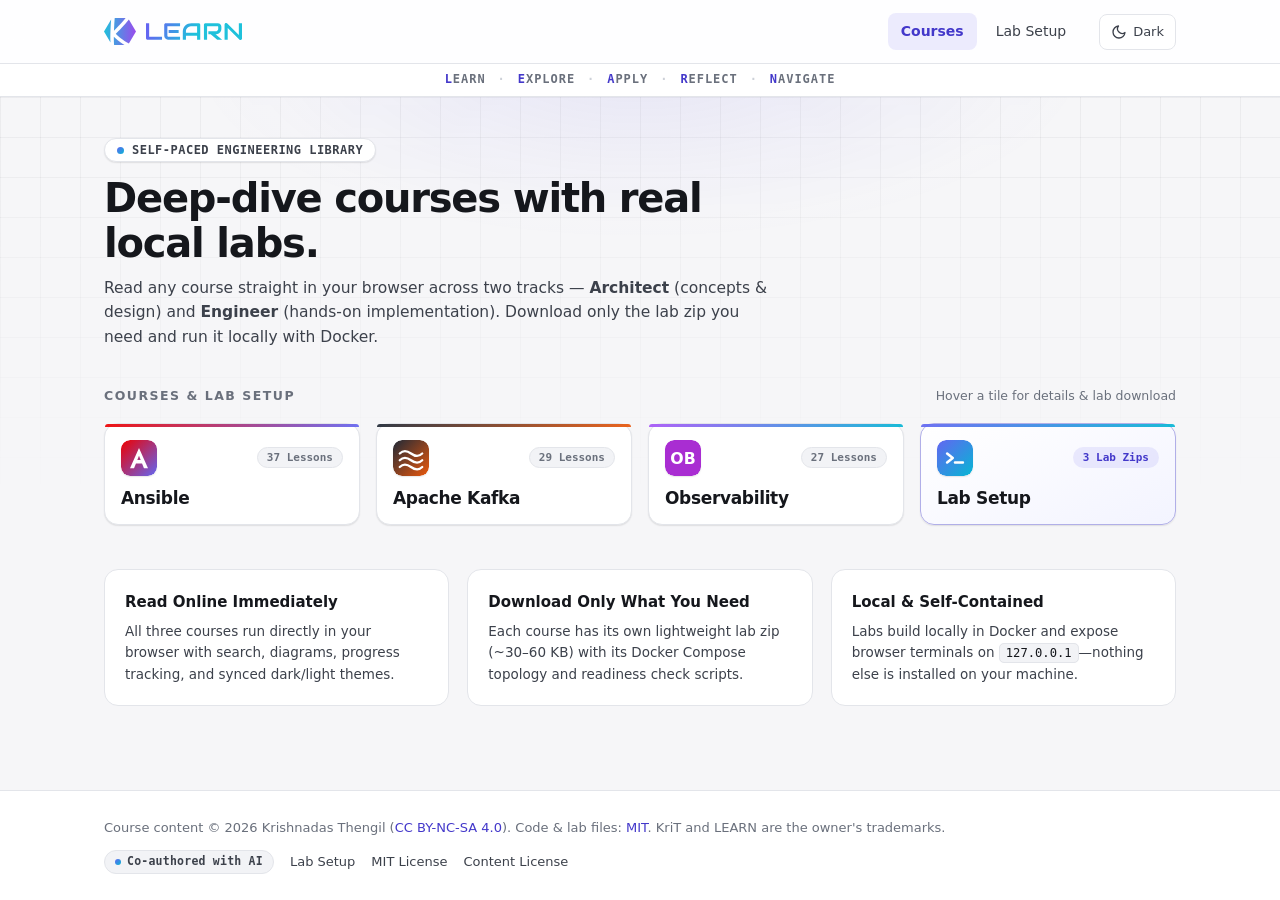
<file: index.html>
<!doctype html>
<html lang="en">
<head>
  <meta charset="UTF-8" />
  <meta name="viewport" content="width=device-width, initial-scale=1.0" />
  <meta name="theme-color" content="#0c0d10" />
  <meta name="description" content="KriT LEARN — Free, hands-on engineering courses in Ansible, Apache Kafka, and Observability, each with Architect & Engineer tracks and local browser-based Docker labs." />
  <title>KriT LEARN — Engineering Courses &amp; Hands-On Labs</title>
  <link rel="icon" type="image/svg+xml" href="./assets/KriT.svg" />
  <link rel="stylesheet" href="./assets/portal.css?v=3" />
  <script>(function () {
    var t;
    try { t = JSON.parse(localStorage.getItem('learn-theme')); } catch (e) {}
    if (t !== 'light' && t !== 'dark') t = matchMedia('(prefers-color-scheme: light)').matches ? 'light' : 'dark';
    document.documentElement.dataset.theme = t;
  })();</script>
</head>
<body>
  <header class="topbar">
    <div class="topbar-inner">
      <a class="brand-lockup" href="./" aria-label="KriT LEARN Home">
        <img class="brand-logo" src="./assets/KriT.svg" alt="KriT" width="32" height="28" />
        <img class="brand-wordmark" src="./assets/LEARN_word.svg" alt="LEARN" width="96" height="18" />
      </a>
      <nav class="nav-links" aria-label="Primary">
        <a class="nav-link active" href="./">Courses</a>
        <a class="nav-link" href="./lab-setup/">Lab Setup</a>
      </nav>
      <button id="theme-toggle" class="theme-btn" type="button" aria-label="Switch theme">
        <svg class="icon-sun" viewBox="0 0 24 24" fill="none" stroke="currentColor" stroke-width="2" stroke-linecap="round" stroke-linejoin="round" style="display:none"><circle cx="12" cy="12" r="4"/><path d="M12 2v2M12 20v2M4.93 4.93l1.41 1.41M17.66 17.66l1.41 1.41M2 12h2M20 12h2M6.34 17.66l-1.41 1.41M19.07 4.93l-1.41 1.41"/></svg>
        <svg class="icon-moon" viewBox="0 0 24 24" fill="none" stroke="currentColor" stroke-width="2" stroke-linecap="round" stroke-linejoin="round"><path d="M21 12.79A9 9 0 1 1 11.21 3 7 7 0 0 0 21 12.79z"/></svg>
        <span class="theme-label">Theme</span>
      </button>
    </div>
  </header>

  <div class="sub-header" aria-label="LEARN motto">
    <div class="container sub-header-inner">
      <span class="sh-word">Learn</span>
      <span class="sh-dot" aria-hidden="true">&middot;</span>
      <span class="sh-word">Explore</span>
      <span class="sh-dot" aria-hidden="true">&middot;</span>
      <span class="sh-word">Apply</span>
      <span class="sh-dot" aria-hidden="true">&middot;</span>
      <span class="sh-word">Reflect</span>
      <span class="sh-dot" aria-hidden="true">&middot;</span>
      <span class="sh-word">Navigate</span>
    </div>
  </div>

  <main class="page-bg">
    <div class="container">
      <section class="hero">
        <span class="eyebrow"><span class="eyebrow-dot"></span> Self-Paced Engineering Library</span>
        <h1>Deep-dive courses with real local labs.</h1>
        <p class="hero-lead">
          Read any course straight in your browser across two tracks — <strong>Architect</strong> (concepts &amp; design)
          and <strong>Engineer</strong> (hands-on implementation). Download only the lab zip you need and run it locally with Docker.
        </p>
      </section>

      <div class="section-head">
        <h2 class="section-title">Courses &amp; Lab Setup</h2>
        <span class="section-hint">Hover a tile for details &amp; lab download</span>
      </div>

      <section class="tile-grid" aria-label="Course catalog and lab setup">
        <!-- Tile 1: Ansible -->
        <article class="tile" tabindex="0" style="--tile-accent: linear-gradient(135deg, #ee0000, #6366f1);">
          <div class="tile-compact">
            <div class="tile-top">
              <div class="tile-icon" aria-hidden="true">
                <svg xmlns="http://www.w3.org/2000/svg" viewBox="0 0 32 32">
                  <defs><linearGradient id="g-ans" x1="0" y1="0" x2="1" y2="1"><stop offset="0" stop-color="#ee0000"/><stop offset="1" stop-color="#6366f1"/></linearGradient></defs>
                  <rect width="32" height="32" rx="8" fill="url(#g-ans)"/>
                  <path d="M16 7 8 25h3.6l1.7-4.2h5.4L20.4 25H24L16 7Zm-1.5 10.8L16 14l1.5 3.8h-3Z" fill="#fff"/>
                </svg>
              </div>
              <span class="tile-badge">37 Lessons</span>
            </div>
            <h2><a class="tile-title-link" href="./courses/ansible/">Ansible</a></h2>
          </div>
          <div class="tile-expand">
            <p class="tile-desc">
              Architect &amp; Engineer tracks covering playbooks, roles, dynamic inventory, plugins, and testing on a controller + 4 Rocky Linux 9 nodes (<code>:28201</code>).
            </p>
            <div class="tile-actions">
              <a class="btn btn-primary" href="./courses/ansible/">
                Open Course
                <svg viewBox="0 0 24 24" fill="none" stroke="currentColor" stroke-width="2" stroke-linecap="round" stroke-linejoin="round"><path d="M5 12h14"/><path d="m12 5 7 7-7 7"/></svg>
              </a>
              <a class="btn btn-secondary" href="./downloads/ansible-lab.zip" download>
                <svg viewBox="0 0 24 24" fill="none" stroke="currentColor" stroke-width="2" stroke-linecap="round" stroke-linejoin="round"><path d="M21 15v4a2 2 0 0 1-2 2H5a2 2 0 0 1-2-2v-4"/><polyline points="7 10 12 15 17 10"/><line x1="12" y1="15" x2="12" y2="3"/></svg>
                Download Lab (.zip)
              </a>
            </div>
          </div>
        </article>

        <!-- Tile 2: Apache Kafka -->
        <article class="tile" tabindex="0" style="--tile-accent: linear-gradient(135deg, #1f2937, #ea580c);">
          <div class="tile-compact">
            <div class="tile-top">
              <div class="tile-icon" aria-hidden="true">
                <svg xmlns="http://www.w3.org/2000/svg" viewBox="0 0 32 32">
                  <defs><linearGradient id="g-kfk" x1="0" y1="0" x2="1" y2="1"><stop offset="0" stop-color="#1f2937"/><stop offset="1" stop-color="#ea580c"/></linearGradient></defs>
                  <rect width="32" height="32" rx="8" fill="url(#g-kfk)"/>
                  <path d="M6 12c3-3 6-3 10 0s7 3 10 0M6 18c3-3 6-3 10 0s7 3 10 0M6 24c3-3 6-3 10 0s7 3 10 0" fill="none" stroke="#fff" stroke-width="2" stroke-linecap="round"/>
                </svg>
              </div>
              <span class="tile-badge">29 Lessons</span>
            </div>
            <h2><a class="tile-title-link" href="./courses/apache-kafka/">Apache Kafka</a></h2>
          </div>
          <div class="tile-expand">
            <p class="tile-desc">
              Event streaming concepts, partitioning, and delivery guarantees plus hands-on labs in a 3-broker KRaft cluster with Kafka Connect (<code>:28202</code>).
            </p>
            <div class="tile-actions">
              <a class="btn btn-primary" href="./courses/apache-kafka/">
                Open Course
                <svg viewBox="0 0 24 24" fill="none" stroke="currentColor" stroke-width="2" stroke-linecap="round" stroke-linejoin="round"><path d="M5 12h14"/><path d="m12 5 7 7-7 7"/></svg>
              </a>
              <a class="btn btn-secondary" href="./downloads/apache-kafka-lab.zip" download>
                <svg viewBox="0 0 24 24" fill="none" stroke="currentColor" stroke-width="2" stroke-linecap="round" stroke-linejoin="round"><path d="M21 15v4a2 2 0 0 1-2 2H5a2 2 0 0 1-2-2v-4"/><polyline points="7 10 12 15 17 10"/><line x1="12" y1="15" x2="12" y2="3"/></svg>
                Download Lab (.zip)
              </a>
            </div>
          </div>
        </article>

        <!-- Tile 3: Observability -->
        <article class="tile" tabindex="0" style="--tile-accent: linear-gradient(135deg, #a855f7, #06b6d4);">
          <div class="tile-compact">
            <div class="tile-top">
              <div class="tile-icon" aria-hidden="true">
                <svg xmlns="http://www.w3.org/2000/svg" viewBox="0 0 32 32">
                  <rect width="32" height="32" rx="8" fill="hsl(285 65% 50%)"/>
                  <text x="16" y="21.5" font-family="system-ui,sans-serif" font-size="14" font-weight="800" fill="#fff" text-anchor="middle">OB</text>
                </svg>
              </div>
              <span class="tile-badge">27 Lessons</span>
            </div>
            <h2><a class="tile-title-link" href="./courses/observability/">Observability</a></h2>
          </div>
          <div class="tile-expand">
            <p class="tile-desc">
              Metrics, logs, traces, SLOs, and alerting with hands-on Prometheus, Alertmanager, Grafana, Loki, Tempo, and OpenTelemetry Collector (<code>:28207</code>).
            </p>
            <div class="tile-actions">
              <a class="btn btn-primary" href="./courses/observability/">
                Open Course
                <svg viewBox="0 0 24 24" fill="none" stroke="currentColor" stroke-width="2" stroke-linecap="round" stroke-linejoin="round"><path d="M5 12h14"/><path d="m12 5 7 7-7 7"/></svg>
              </a>
              <a class="btn btn-secondary" href="./downloads/observability-lab.zip" download>
                <svg viewBox="0 0 24 24" fill="none" stroke="currentColor" stroke-width="2" stroke-linecap="round" stroke-linejoin="round"><path d="M21 15v4a2 2 0 0 1-2 2H5a2 2 0 0 1-2-2v-4"/><polyline points="7 10 12 15 17 10"/><line x1="12" y1="15" x2="12" y2="3"/></svg>
                Download Lab (.zip)
              </a>
            </div>
          </div>
        </article>

        <!-- Tile 4: Lab Setup -->
        <article class="tile tile-setup" tabindex="0" style="--tile-accent: linear-gradient(135deg, #6366f1, #06b6d4);">
          <div class="tile-compact">
            <div class="tile-top">
              <div class="tile-icon" aria-hidden="true">
                <svg xmlns="http://www.w3.org/2000/svg" viewBox="0 0 32 32">
                  <defs><linearGradient id="g-lab" x1="0" y1="0" x2="1" y2="1"><stop offset="0" stop-color="#6366f1"/><stop offset="1" stop-color="#06b6d4"/></linearGradient></defs>
                  <rect width="32" height="32" rx="8" fill="url(#g-lab)"/>
                  <path d="M9 12l5 4-5 4M16 20h7" fill="none" stroke="#fff" stroke-width="2.3" stroke-linecap="round" stroke-linejoin="round"/>
                </svg>
              </div>
              <span class="tile-badge">3 Lab Zips</span>
            </div>
            <h2><a class="tile-title-link" href="./lab-setup/">Lab Setup</a></h2>
          </div>
          <div class="tile-expand">
            <p class="tile-desc">
              Step-by-step guide to download, verify (<code>check.sh</code> / <code>check.ps1</code>), and run any course's local Docker lab on Linux, macOS, or Windows.
            </p>
            <div class="tile-actions">
              <a class="btn btn-primary" href="./lab-setup/">
                Open Lab Setup
                <svg viewBox="0 0 24 24" fill="none" stroke="currentColor" stroke-width="2" stroke-linecap="round" stroke-linejoin="round"><path d="M5 12h14"/><path d="m12 5 7 7-7 7"/></svg>
              </a>
              <a class="btn btn-secondary" href="./lab-setup/#downloads">
                Download Lab Zips
              </a>
            </div>
          </div>
        </article>
      </section>

      <section class="info-strip" aria-label="How it works">
        <div class="info-card">
          <h3>Read Online Immediately</h3>
          <p>All three courses run directly in your browser with search, diagrams, progress tracking, and synced dark/light themes.</p>
        </div>
        <div class="info-card">
          <h3>Download Only What You Need</h3>
          <p>Each course has its own lightweight lab zip (~30–60 KB) with its Docker Compose topology and readiness check scripts.</p>
        </div>
        <div class="info-card">
          <h3>Local &amp; Self-Contained</h3>
          <p>Labs build locally in Docker and expose browser terminals on <code>127.0.0.1</code>—nothing else is installed on your machine.</p>
        </div>
      </section>
    </div>
  </main>

  <footer class="site-footer">
    <div class="container footer-inner">
      <div>
        Course content &copy; 2026 Krishnadas Thengil (<a href="./LICENSE-CONTENT">CC BY-NC-SA 4.0</a>). Code &amp; lab files: <a href="./LICENSE">MIT</a>. KriT and LEARN are the owner's trademarks.
      </div>
      <div class="footer-links">
        <span class="ai-badge"><span class="ai-badge-dot" aria-hidden="true"></span>Co-authored with AI</span>
        <a href="./lab-setup/">Lab Setup</a>
        <a href="./LICENSE">MIT License</a>
        <a href="./LICENSE-CONTENT">Content License</a>
      </div>
    </div>
  </footer>

  <script src="./assets/portal.js?v=2"></script>
</body>
</html>
</file>
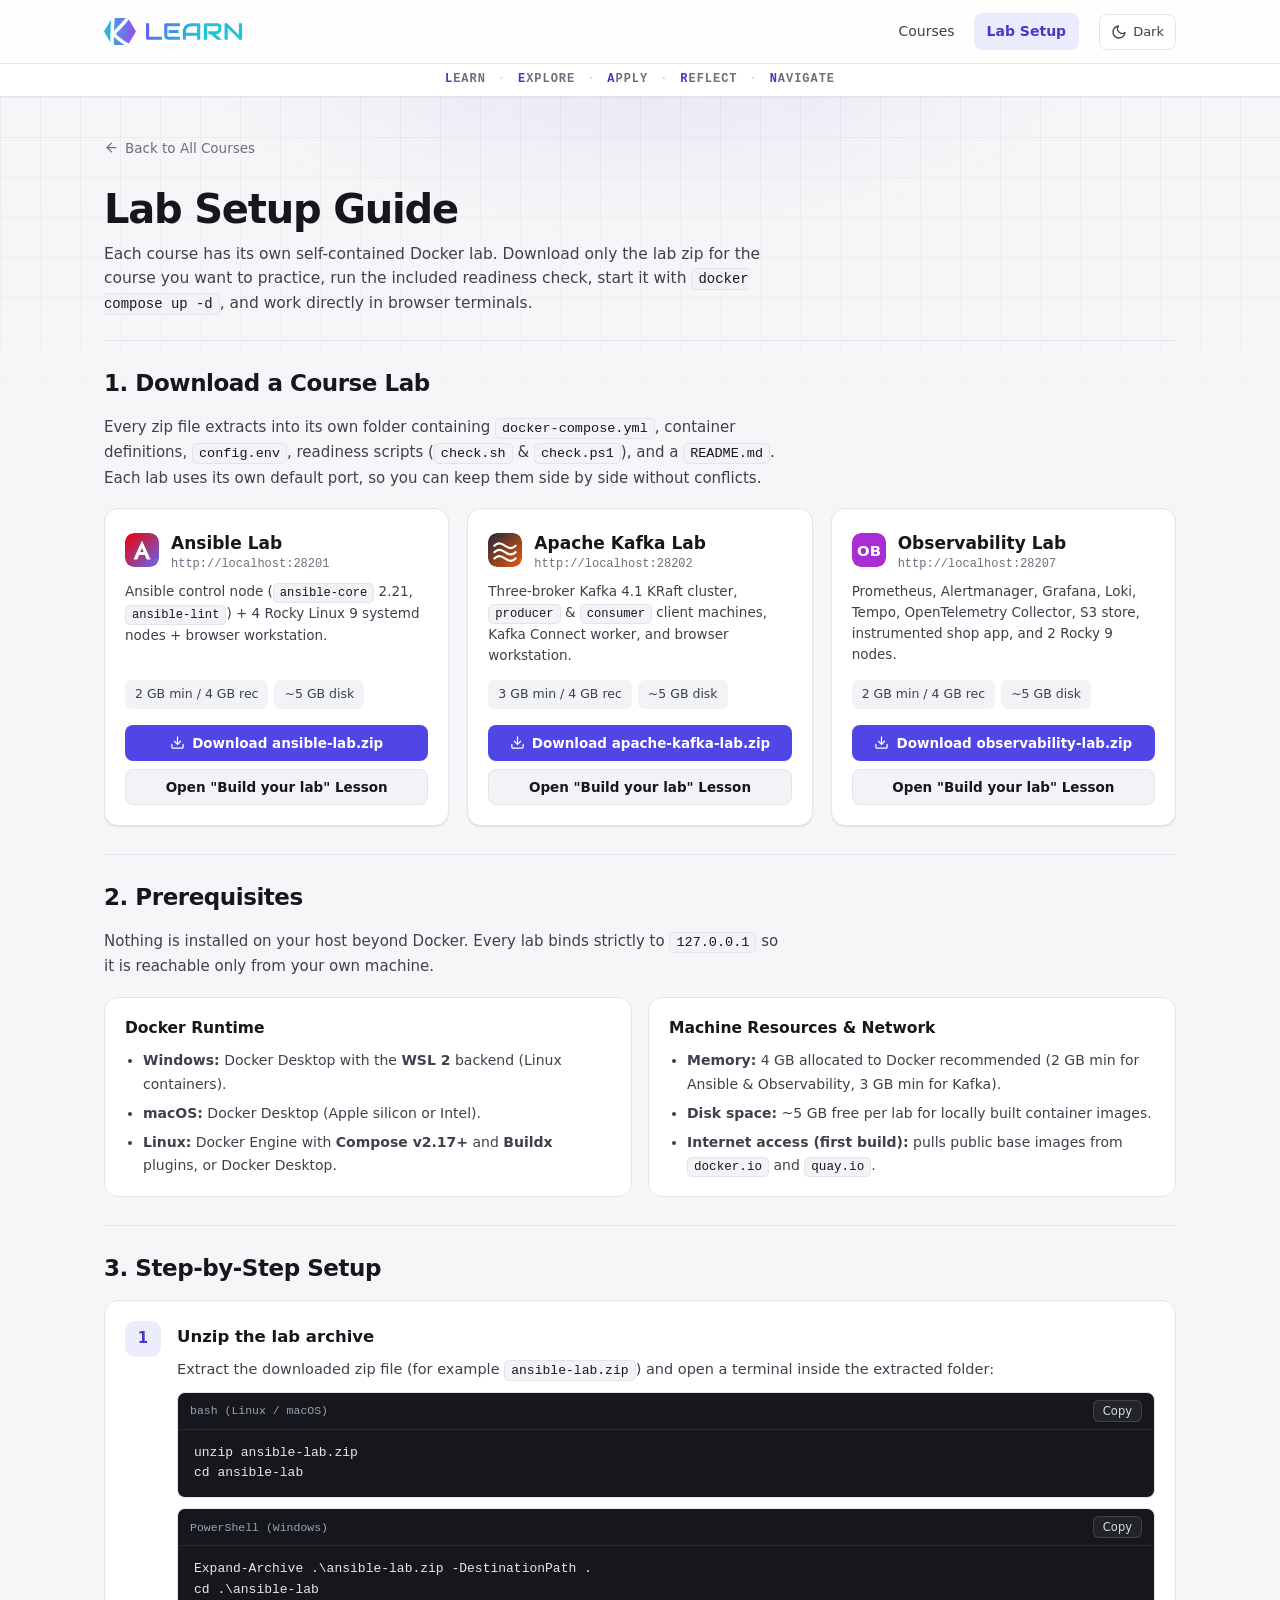
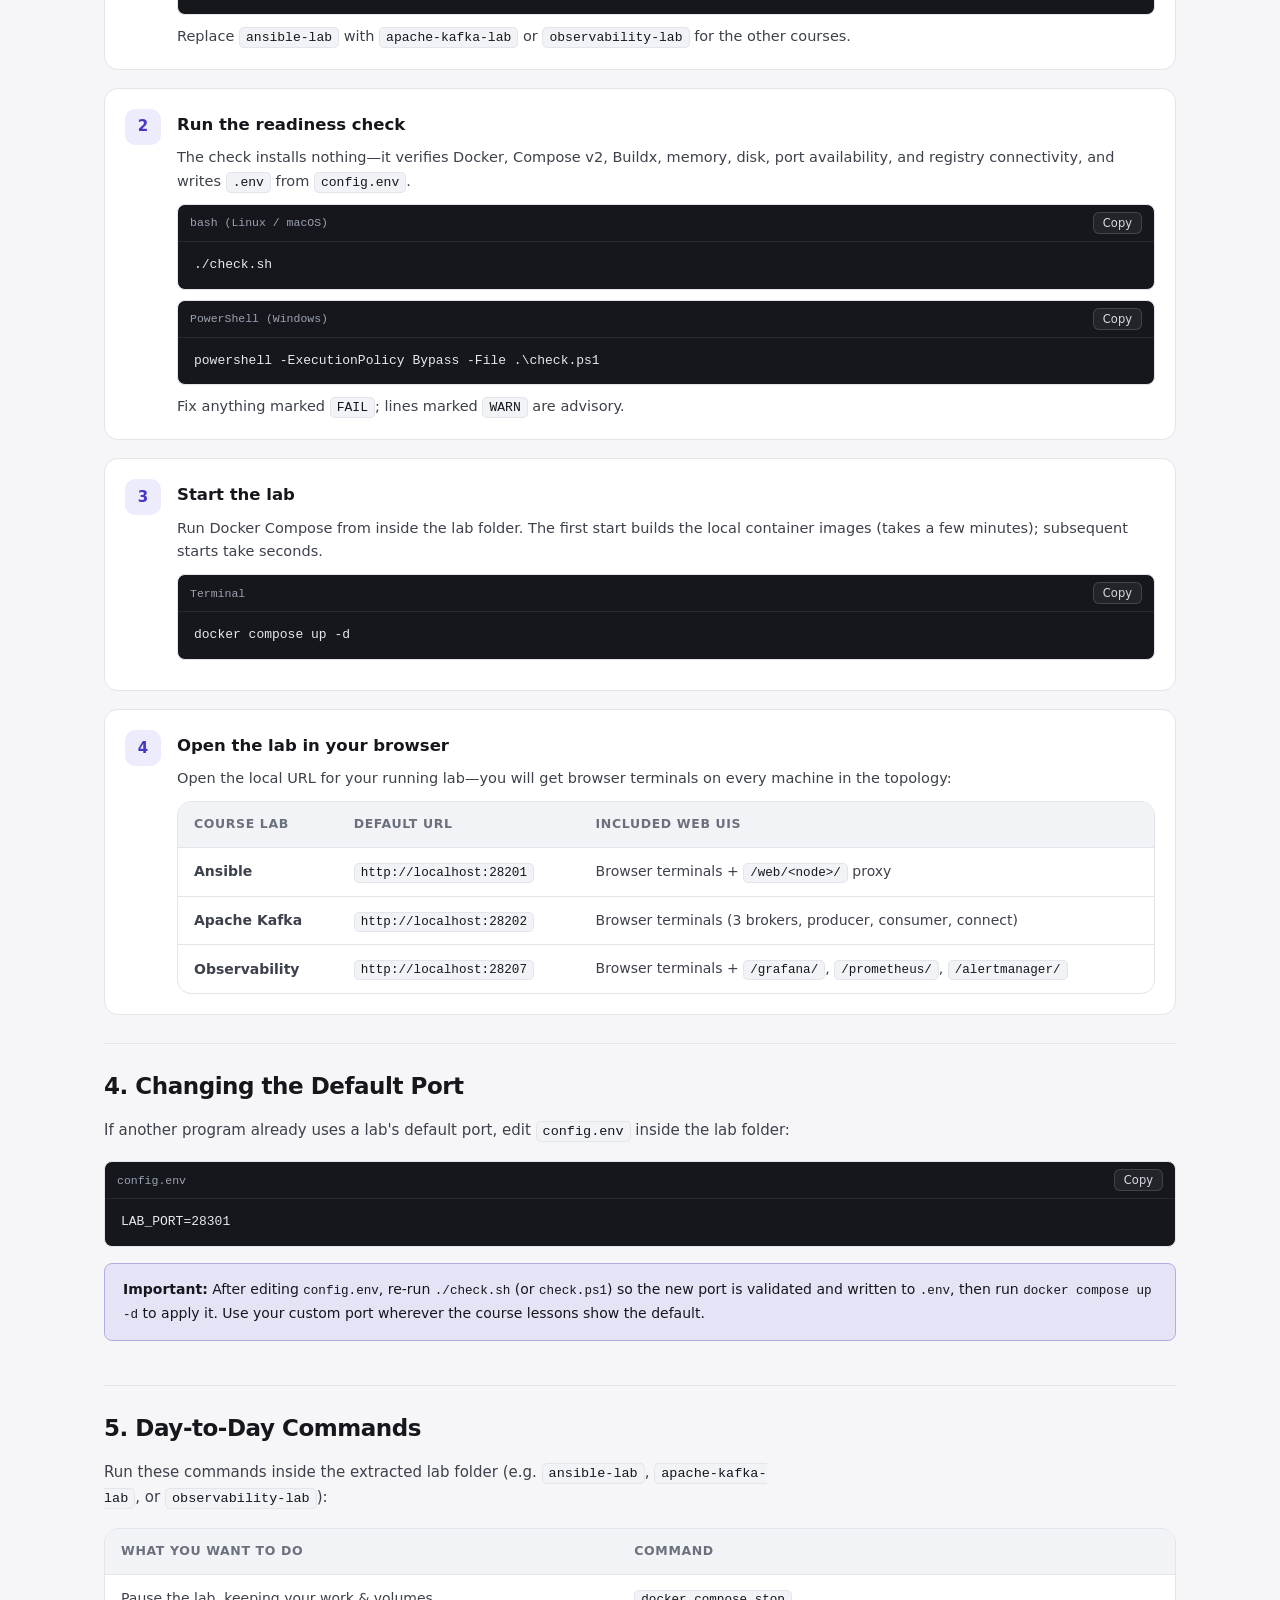
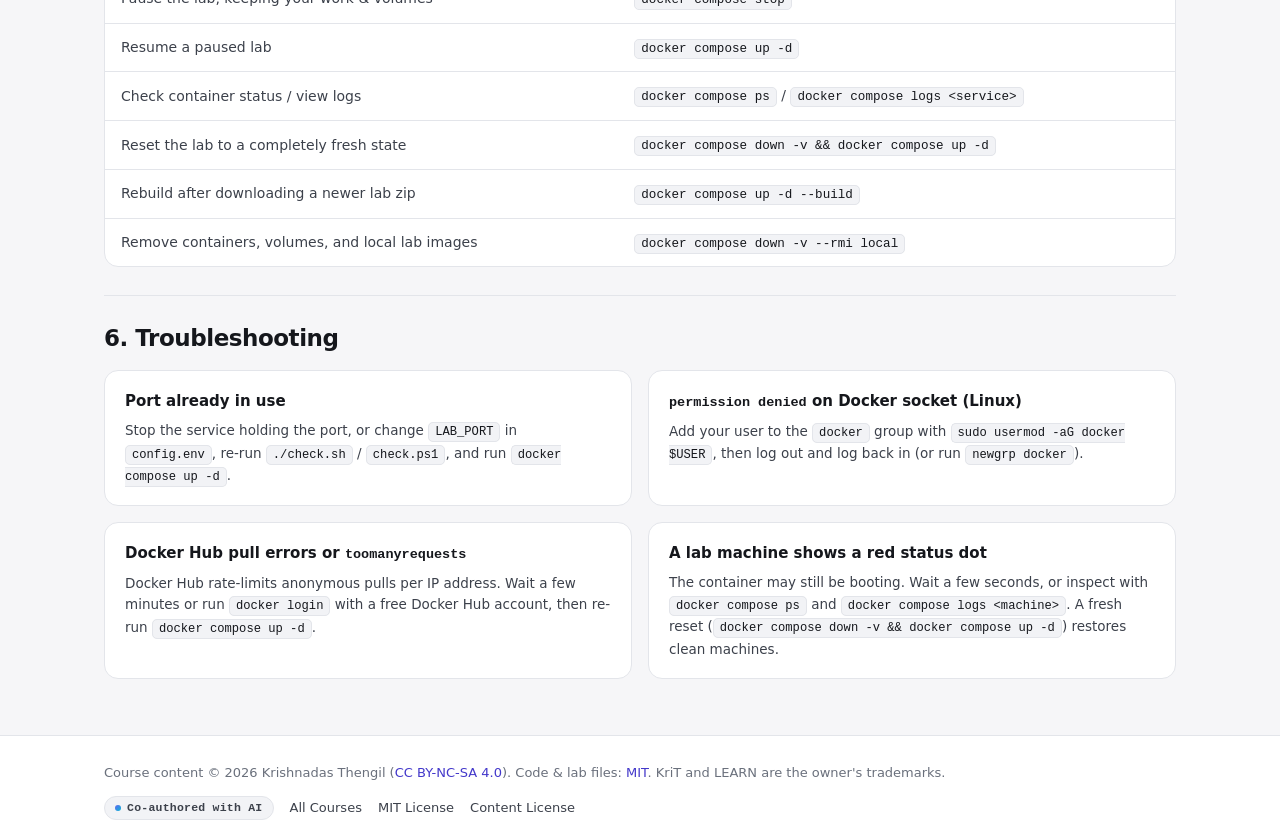
<file: lab-setup/index.html>
<!doctype html>
<html lang="en">
<head>
  <meta charset="UTF-8" />
  <meta name="viewport" content="width=device-width, initial-scale=1.0" />
  <meta name="theme-color" content="#0c0d10" />
  <meta name="description" content="Download and set up the local Docker labs for KriT LEARN courses: Ansible, Apache Kafka, and Observability." />
  <title>Lab Setup — KriT LEARN</title>
  <link rel="icon" type="image/svg+xml" href="../assets/KriT.svg" />
  <link rel="stylesheet" href="../assets/portal.css?v=3" />
  <script>(function () {
    var t;
    try { t = JSON.parse(localStorage.getItem('learn-theme')); } catch (e) {}
    if (t !== 'light' && t !== 'dark') t = matchMedia('(prefers-color-scheme: light)').matches ? 'light' : 'dark';
    document.documentElement.dataset.theme = t;
  })();</script>
</head>
<body>
  <header class="topbar">
    <div class="topbar-inner">
      <a class="brand-lockup" href="../" aria-label="KriT LEARN Home">
        <img class="brand-logo" src="../assets/KriT.svg" alt="KriT" width="32" height="28" />
        <img class="brand-wordmark" src="../assets/LEARN_word.svg" alt="LEARN" width="96" height="18" />
      </a>
      <nav class="nav-links" aria-label="Primary">
        <a class="nav-link" href="../">Courses</a>
        <a class="nav-link active" href="./">Lab Setup</a>
      </nav>
      <button id="theme-toggle" class="theme-btn" type="button" aria-label="Switch theme">
        <svg class="icon-sun" viewBox="0 0 24 24" fill="none" stroke="currentColor" stroke-width="2" stroke-linecap="round" stroke-linejoin="round" style="display:none"><circle cx="12" cy="12" r="4"/><path d="M12 2v2M12 20v2M4.93 4.93l1.41 1.41M17.66 17.66l1.41 1.41M2 12h2M20 12h2M6.34 17.66l-1.41 1.41M19.07 4.93l-1.41 1.41"/></svg>
        <svg class="icon-moon" viewBox="0 0 24 24" fill="none" stroke="currentColor" stroke-width="2" stroke-linecap="round" stroke-linejoin="round"><path d="M21 12.79A9 9 0 1 1 11.21 3 7 7 0 0 0 21 12.79z"/></svg>
        <span class="theme-label">Theme</span>
      </button>
    </div>
  </header>

  <div class="sub-header" aria-label="LEARN motto">
    <div class="container sub-header-inner">
      <span class="sh-word">Learn</span>
      <span class="sh-dot" aria-hidden="true">&middot;</span>
      <span class="sh-word">Explore</span>
      <span class="sh-dot" aria-hidden="true">&middot;</span>
      <span class="sh-word">Apply</span>
      <span class="sh-dot" aria-hidden="true">&middot;</span>
      <span class="sh-word">Reflect</span>
      <span class="sh-dot" aria-hidden="true">&middot;</span>
      <span class="sh-word">Navigate</span>
    </div>
  </div>

  <main class="page-bg">
    <div class="container">
      <section class="hero" style="padding-bottom: 24px;">
        <a class="breadcrumb" href="../">
          <svg width="15" height="15" viewBox="0 0 24 24" fill="none" stroke="currentColor" stroke-width="2" stroke-linecap="round" stroke-linejoin="round"><path d="M19 12H5"/><path d="m12 19-7-7 7-7"/></svg>
          Back to All Courses
        </a>
        <h1>Lab Setup Guide</h1>
        <p class="hero-lead">
          Each course has its own self-contained Docker lab. Download only the lab zip for the course you want to practice,
          run the included readiness check, start it with <code>docker compose up -d</code>, and work directly in browser terminals.
        </p>
      </section>

      <!-- Section 1: Downloads -->
      <section id="downloads" class="setup-section">
        <h2>1. Download a Course Lab</h2>
        <p>
          Every zip file extracts into its own folder containing <code>docker-compose.yml</code>, container definitions,
          <code>config.env</code>, readiness scripts (<code>check.sh</code> &amp; <code>check.ps1</code>), and a <code>README.md</code>.
          Each lab uses its own default port, so you can keep them side by side without conflicts.
        </p>

        <div class="download-grid">
          <!-- Ansible Lab -->
          <article class="dl-card">
            <div class="dl-card-head">
              <div class="dl-card-icon" aria-hidden="true">
                <svg xmlns="http://www.w3.org/2000/svg" viewBox="0 0 32 32">
                  <defs><linearGradient id="g-ans-d" x1="0" y1="0" x2="1" y2="1"><stop offset="0" stop-color="#ee0000"/><stop offset="1" stop-color="#6366f1"/></linearGradient></defs>
                  <rect width="32" height="32" rx="8" fill="url(#g-ans-d)"/>
                  <path d="M16 7 8 25h3.6l1.7-4.2h5.4L20.4 25H24L16 7Zm-1.5 10.8L16 14l1.5 3.8h-3Z" fill="#fff"/>
                </svg>
              </div>
              <div>
                <h3>Ansible Lab</h3>
                <div class="dl-port">http://localhost:28201</div>
              </div>
            </div>
            <p>Ansible control node (<code>ansible-core</code> 2.21, <code>ansible-lint</code>) + 4 Rocky Linux 9 systemd nodes + browser workstation.</p>
            <div class="dl-meta">
              <span class="pill">2 GB min / 4 GB rec</span>
              <span class="pill">~5 GB disk</span>
            </div>
            <div class="dl-actions">
              <a class="btn btn-primary" href="../downloads/ansible-lab.zip" download>
                <svg viewBox="0 0 24 24" fill="none" stroke="currentColor" stroke-width="2" stroke-linecap="round" stroke-linejoin="round"><path d="M21 15v4a2 2 0 0 1-2 2H5a2 2 0 0 1-2-2v-4"/><polyline points="7 10 12 15 17 10"/><line x1="12" y1="15" x2="12" y2="3"/></svg>
                Download ansible-lab.zip
              </a>
              <a class="btn btn-secondary" href="../courses/ansible/#/l/l-lab-setup">Open "Build your lab" Lesson</a>
            </div>
          </article>

          <!-- Kafka Lab -->
          <article class="dl-card">
            <div class="dl-card-head">
              <div class="dl-card-icon" aria-hidden="true">
                <svg xmlns="http://www.w3.org/2000/svg" viewBox="0 0 32 32">
                  <defs><linearGradient id="g-kfk-d" x1="0" y1="0" x2="1" y2="1"><stop offset="0" stop-color="#1f2937"/><stop offset="1" stop-color="#ea580c"/></linearGradient></defs>
                  <rect width="32" height="32" rx="8" fill="url(#g-kfk-d)"/>
                  <path d="M6 12c3-3 6-3 10 0s7 3 10 0M6 18c3-3 6-3 10 0s7 3 10 0M6 24c3-3 6-3 10 0s7 3 10 0" fill="none" stroke="#fff" stroke-width="2" stroke-linecap="round"/>
                </svg>
              </div>
              <div>
                <h3>Apache Kafka Lab</h3>
                <div class="dl-port">http://localhost:28202</div>
              </div>
            </div>
            <p>Three-broker Kafka 4.1 KRaft cluster, <code>producer</code> &amp; <code>consumer</code> client machines, Kafka Connect worker, and browser workstation.</p>
            <div class="dl-meta">
              <span class="pill">3 GB min / 4 GB rec</span>
              <span class="pill">~5 GB disk</span>
            </div>
            <div class="dl-actions">
              <a class="btn btn-primary" href="../downloads/apache-kafka-lab.zip" download>
                <svg viewBox="0 0 24 24" fill="none" stroke="currentColor" stroke-width="2" stroke-linecap="round" stroke-linejoin="round"><path d="M21 15v4a2 2 0 0 1-2 2H5a2 2 0 0 1-2-2v-4"/><polyline points="7 10 12 15 17 10"/><line x1="12" y1="15" x2="12" y2="3"/></svg>
                Download apache-kafka-lab.zip
              </a>
              <a class="btn btn-secondary" href="../courses/apache-kafka/#/l/ke-lab-setup">Open "Build your lab" Lesson</a>
            </div>
          </article>

          <!-- Observability Lab -->
          <article class="dl-card">
            <div class="dl-card-head">
              <div class="dl-card-icon" aria-hidden="true">
                <svg xmlns="http://www.w3.org/2000/svg" viewBox="0 0 32 32">
                  <rect width="32" height="32" rx="8" fill="hsl(285 65% 50%)"/>
                  <text x="16" y="21.5" font-family="system-ui,sans-serif" font-size="14" font-weight="800" fill="#fff" text-anchor="middle">OB</text>
                </svg>
              </div>
              <div>
                <h3>Observability Lab</h3>
                <div class="dl-port">http://localhost:28207</div>
              </div>
            </div>
            <p>Prometheus, Alertmanager, Grafana, Loki, Tempo, OpenTelemetry Collector, S3 store, instrumented shop app, and 2 Rocky 9 nodes.</p>
            <div class="dl-meta">
              <span class="pill">2 GB min / 4 GB rec</span>
              <span class="pill">~5 GB disk</span>
            </div>
            <div class="dl-actions">
              <a class="btn btn-primary" href="../downloads/observability-lab.zip" download>
                <svg viewBox="0 0 24 24" fill="none" stroke="currentColor" stroke-width="2" stroke-linecap="round" stroke-linejoin="round"><path d="M21 15v4a2 2 0 0 1-2 2H5a2 2 0 0 1-2-2v-4"/><polyline points="7 10 12 15 17 10"/><line x1="12" y1="15" x2="12" y2="3"/></svg>
                Download observability-lab.zip
              </a>
              <a class="btn btn-secondary" href="../courses/observability/#/l/obe-lab-setup">Open "Build your lab" Lesson</a>
            </div>
          </article>
        </div>
      </section>

      <!-- Section 2: Prerequisites -->
      <section class="setup-section">
        <h2>2. Prerequisites</h2>
        <p>Nothing is installed on your host beyond Docker. Every lab binds strictly to <code>127.0.0.1</code> so it is reachable only from your own machine.</p>
        <div class="req-grid">
          <div class="req-card">
            <h3>Docker Runtime</h3>
            <ul>
              <li><strong>Windows:</strong> Docker Desktop with the <strong>WSL 2</strong> backend (Linux containers).</li>
              <li><strong>macOS:</strong> Docker Desktop (Apple silicon or Intel).</li>
              <li><strong>Linux:</strong> Docker Engine with <strong>Compose v2.17+</strong> and <strong>Buildx</strong> plugins, or Docker Desktop.</li>
            </ul>
          </div>
          <div class="req-card">
            <h3>Machine Resources &amp; Network</h3>
            <ul>
              <li><strong>Memory:</strong> 4 GB allocated to Docker recommended (2 GB min for Ansible &amp; Observability, 3 GB min for Kafka).</li>
              <li><strong>Disk space:</strong> ~5 GB free per lab for locally built container images.</li>
              <li><strong>Internet access (first build):</strong> pulls public base images from <code>docker.io</code> and <code>quay.io</code>.</li>
            </ul>
          </div>
        </div>
      </section>

      <!-- Section 3: Step-by-Step Setup -->
      <section class="setup-section">
        <h2>3. Step-by-Step Setup</h2>
        <div class="steps">
          <div class="step">
            <div class="step-num">1</div>
            <div class="step-body">
              <h3>Unzip the lab archive</h3>
              <p>Extract the downloaded zip file (for example <code>ansible-lab.zip</code>) and open a terminal inside the extracted folder:</p>
              <div class="code-wrap">
                <div class="code-head"><span>bash (Linux / macOS)</span><button class="copy-btn" type="button">Copy</button></div>
                <pre>unzip ansible-lab.zip
cd ansible-lab</pre>
              </div>
              <div class="code-wrap">
                <div class="code-head"><span>PowerShell (Windows)</span><button class="copy-btn" type="button">Copy</button></div>
                <pre>Expand-Archive .\ansible-lab.zip -DestinationPath .
cd .\ansible-lab</pre>
              </div>
              <p>Replace <code>ansible-lab</code> with <code>apache-kafka-lab</code> or <code>observability-lab</code> for the other courses.</p>
            </div>
          </div>

          <div class="step">
            <div class="step-num">2</div>
            <div class="step-body">
              <h3>Run the readiness check</h3>
              <p>
                The check installs nothing—it verifies Docker, Compose v2, Buildx, memory, disk, port availability, and registry connectivity,
                and writes <code>.env</code> from <code>config.env</code>.
              </p>
              <div class="code-wrap">
                <div class="code-head"><span>bash (Linux / macOS)</span><button class="copy-btn" type="button">Copy</button></div>
                <pre>./check.sh</pre>
              </div>
              <div class="code-wrap">
                <div class="code-head"><span>PowerShell (Windows)</span><button class="copy-btn" type="button">Copy</button></div>
                <pre>powershell -ExecutionPolicy Bypass -File .\check.ps1</pre>
              </div>
              <p>Fix anything marked <code>FAIL</code>; lines marked <code>WARN</code> are advisory.</p>
            </div>
          </div>

          <div class="step">
            <div class="step-num">3</div>
            <div class="step-body">
              <h3>Start the lab</h3>
              <p>Run Docker Compose from inside the lab folder. The first start builds the local container images (takes a few minutes); subsequent starts take seconds.</p>
              <div class="code-wrap">
                <div class="code-head"><span>Terminal</span><button class="copy-btn" type="button">Copy</button></div>
                <pre>docker compose up -d</pre>
              </div>
            </div>
          </div>

          <div class="step">
            <div class="step-num">4</div>
            <div class="step-body">
              <h3>Open the lab in your browser</h3>
              <p>Open the local URL for your running lab—you will get browser terminals on every machine in the topology:</p>
              <div class="table-wrap" style="margin-top: 10px;">
                <table>
                  <thead>
                    <tr><th>Course Lab</th><th>Default URL</th><th>Included Web UIs</th></tr>
                  </thead>
                  <tbody>
                    <tr><td><strong>Ansible</strong></td><td><code>http://localhost:28201</code></td><td>Browser terminals + <code>/web/&lt;node&gt;/</code> proxy</td></tr>
                    <tr><td><strong>Apache Kafka</strong></td><td><code>http://localhost:28202</code></td><td>Browser terminals (3 brokers, producer, consumer, connect)</td></tr>
                    <tr><td><strong>Observability</strong></td><td><code>http://localhost:28207</code></td><td>Browser terminals + <code>/grafana/</code>, <code>/prometheus/</code>, <code>/alertmanager/</code></td></tr>
                  </tbody>
                </table>
              </div>
            </div>
          </div>
        </div>
      </section>

      <!-- Section 4: Customizing Ports -->
      <section class="setup-section">
        <h2>4. Changing the Default Port</h2>
        <p>If another program already uses a lab's default port, edit <code>config.env</code> inside the lab folder:</p>
        <div class="code-wrap">
          <div class="code-head"><span>config.env</span><button class="copy-btn" type="button">Copy</button></div>
          <pre>LAB_PORT=28301</pre>
        </div>
        <div class="callout">
          <strong>Important:</strong> After editing <code>config.env</code>, re-run <code>./check.sh</code> (or <code>check.ps1</code>) so the new port is validated and written to <code>.env</code>, then run <code>docker compose up -d</code> to apply it. Use your custom port wherever the course lessons show the default.
        </div>
      </section>

      <!-- Section 5: Day-to-Day Commands -->
      <section class="setup-section">
        <h2>5. Day-to-Day Commands</h2>
        <p>Run these commands inside the extracted lab folder (e.g. <code>ansible-lab</code>, <code>apache-kafka-lab</code>, or <code>observability-lab</code>):</p>
        <div class="table-wrap">
          <table>
            <thead>
              <tr><th>What you want to do</th><th>Command</th></tr>
            </thead>
            <tbody>
              <tr><td>Pause the lab, keeping your work &amp; volumes</td><td><code>docker compose stop</code></td></tr>
              <tr><td>Resume a paused lab</td><td><code>docker compose up -d</code></td></tr>
              <tr><td>Check container status / view logs</td><td><code>docker compose ps</code> / <code>docker compose logs &lt;service&gt;</code></td></tr>
              <tr><td>Reset the lab to a completely fresh state</td><td><code>docker compose down -v &amp;&amp; docker compose up -d</code></td></tr>
              <tr><td>Rebuild after downloading a newer lab zip</td><td><code>docker compose up -d --build</code></td></tr>
              <tr><td>Remove containers, volumes, and local lab images</td><td><code>docker compose down -v --rmi local</code></td></tr>
            </tbody>
          </table>
        </div>
      </section>

      <!-- Section 6: Troubleshooting -->
      <section class="setup-section" style="padding-bottom: 56px;">
        <h2>6. Troubleshooting</h2>
        <div class="faq-grid">
          <div class="faq-card">
            <h3>Port already in use</h3>
            <p>Stop the service holding the port, or change <code>LAB_PORT</code> in <code>config.env</code>, re-run <code>./check.sh</code> / <code>check.ps1</code>, and run <code>docker compose up -d</code>.</p>
          </div>
          <div class="faq-card">
            <h3><code>permission denied</code> on Docker socket (Linux)</h3>
            <p>Add your user to the <code>docker</code> group with <code>sudo usermod -aG docker $USER</code>, then log out and log back in (or run <code>newgrp docker</code>).</p>
          </div>
          <div class="faq-card">
            <h3>Docker Hub pull errors or <code>toomanyrequests</code></h3>
            <p>Docker Hub rate-limits anonymous pulls per IP address. Wait a few minutes or run <code>docker login</code> with a free Docker Hub account, then re-run <code>docker compose up -d</code>.</p>
          </div>
          <div class="faq-card">
            <h3>A lab machine shows a red status dot</h3>
            <p>The container may still be booting. Wait a few seconds, or inspect with <code>docker compose ps</code> and <code>docker compose logs &lt;machine&gt;</code>. A fresh reset (<code>docker compose down -v &amp;&amp; docker compose up -d</code>) restores clean machines.</p>
          </div>
        </div>
      </section>
    </div>
  </main>

  <footer class="site-footer">
    <div class="container footer-inner">
      <div>
        Course content &copy; 2026 Krishnadas Thengil (<a href="../LICENSE-CONTENT">CC BY-NC-SA 4.0</a>). Code &amp; lab files: <a href="../LICENSE">MIT</a>. KriT and LEARN are the owner's trademarks.
      </div>
      <div class="footer-links">
        <span class="ai-badge"><span class="ai-badge-dot" aria-hidden="true"></span>Co-authored with AI</span>
        <a href="../">All Courses</a>
        <a href="../LICENSE">MIT License</a>
        <a href="../LICENSE-CONTENT">Content License</a>
      </div>
    </div>
  </footer>

  <script src="../assets/portal.js?v=2"></script>
</body>
</html>
</file>
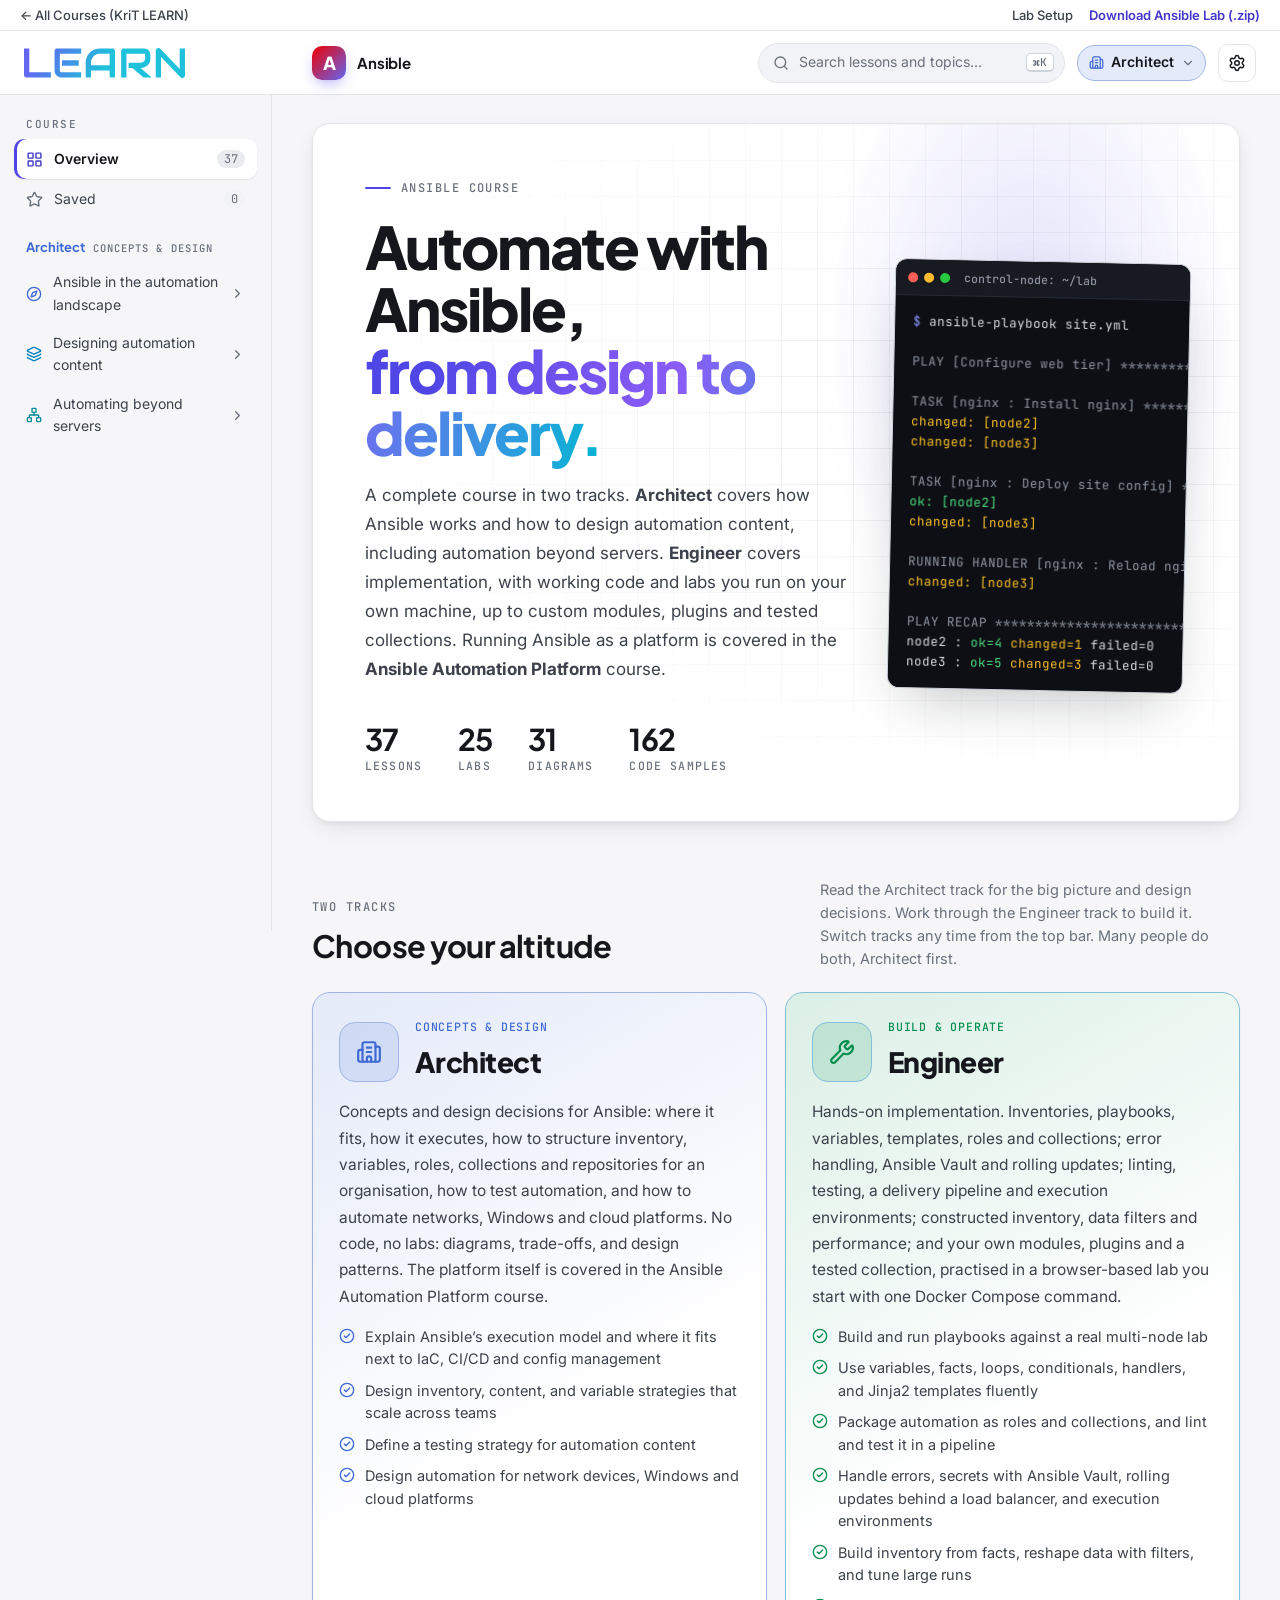
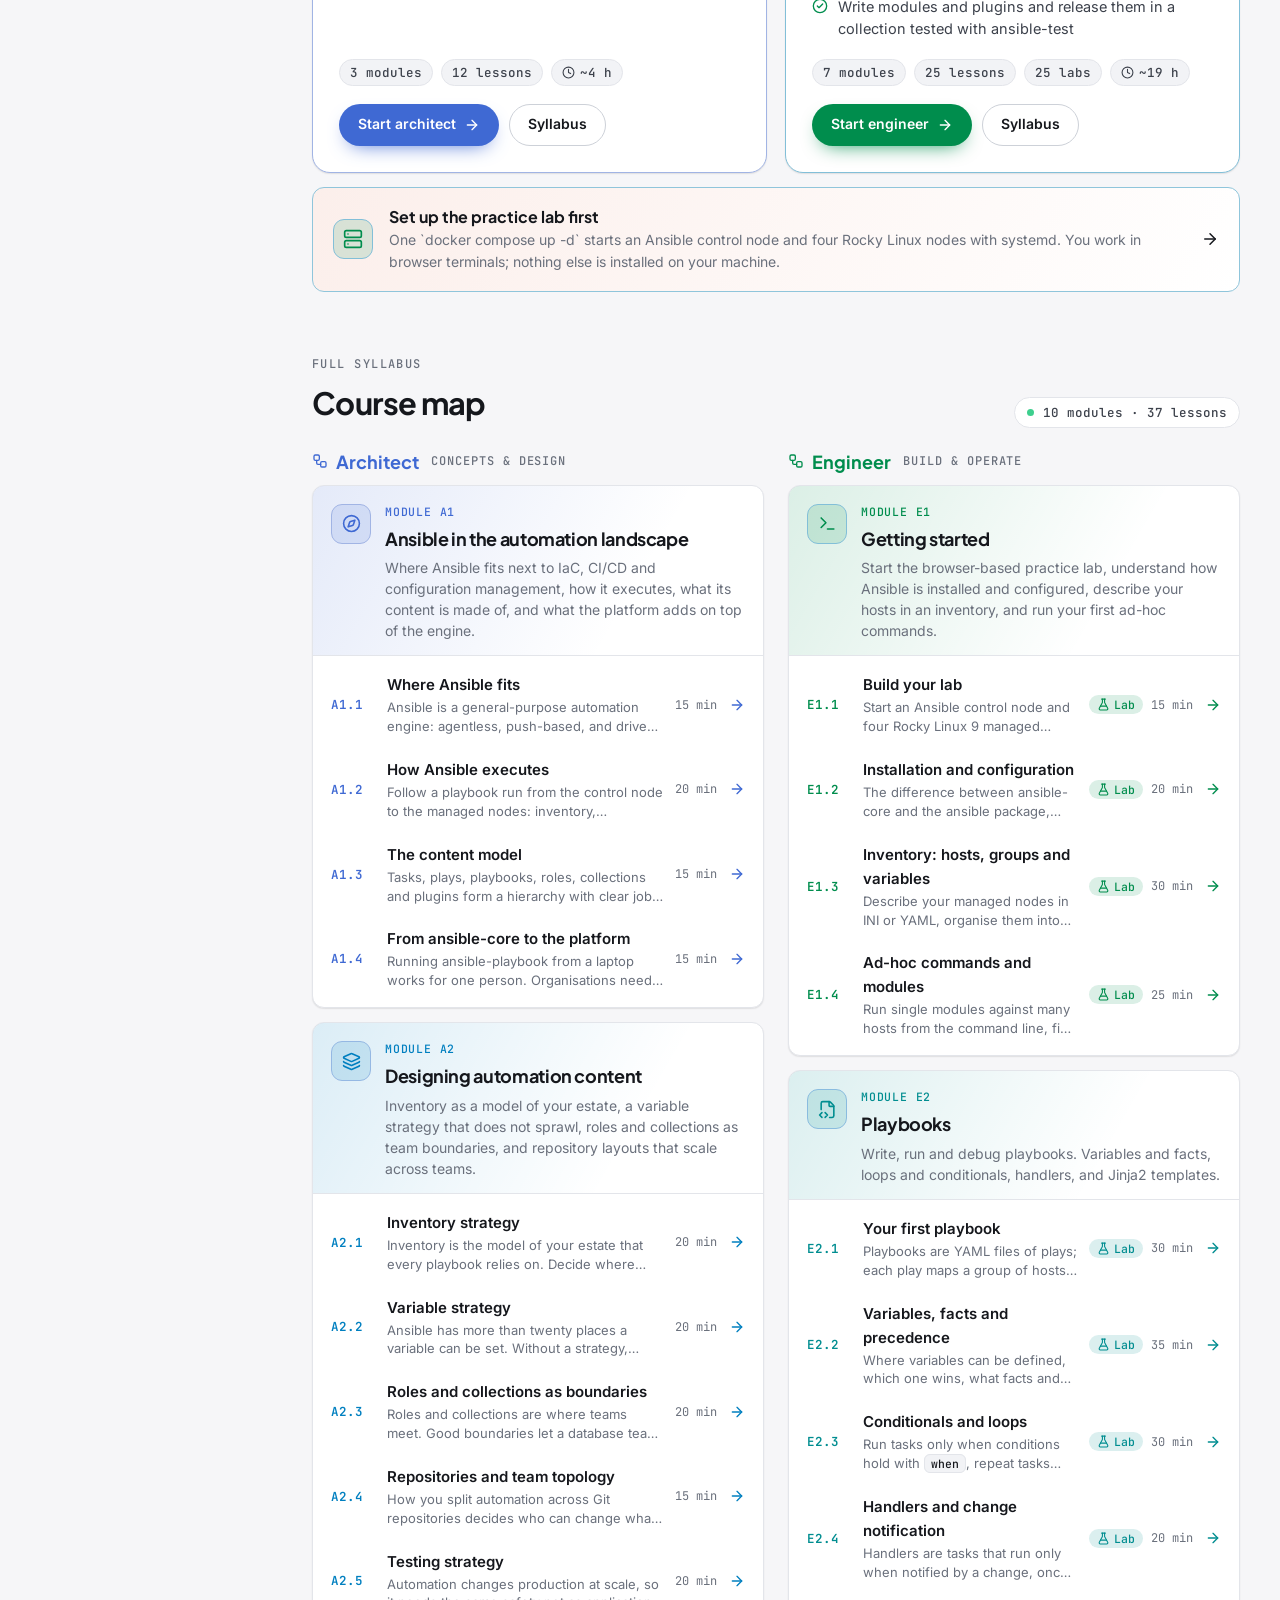
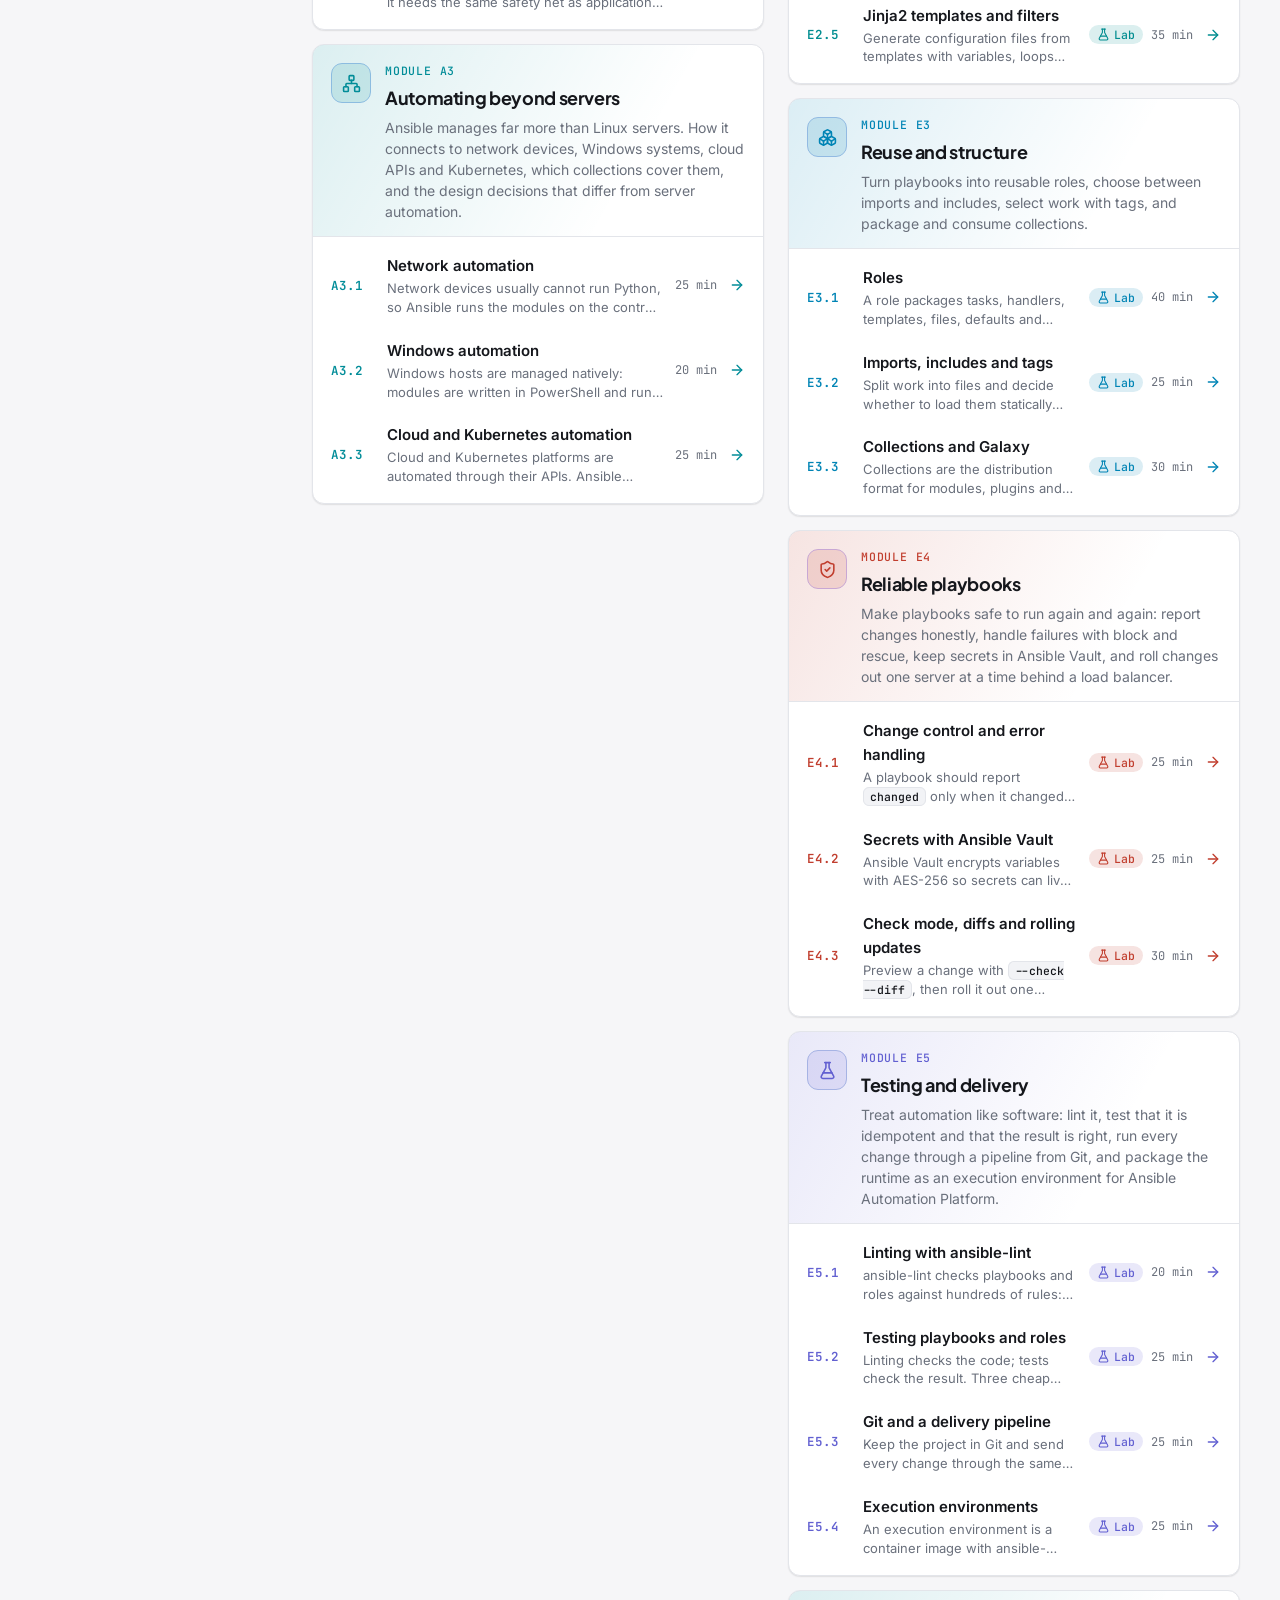
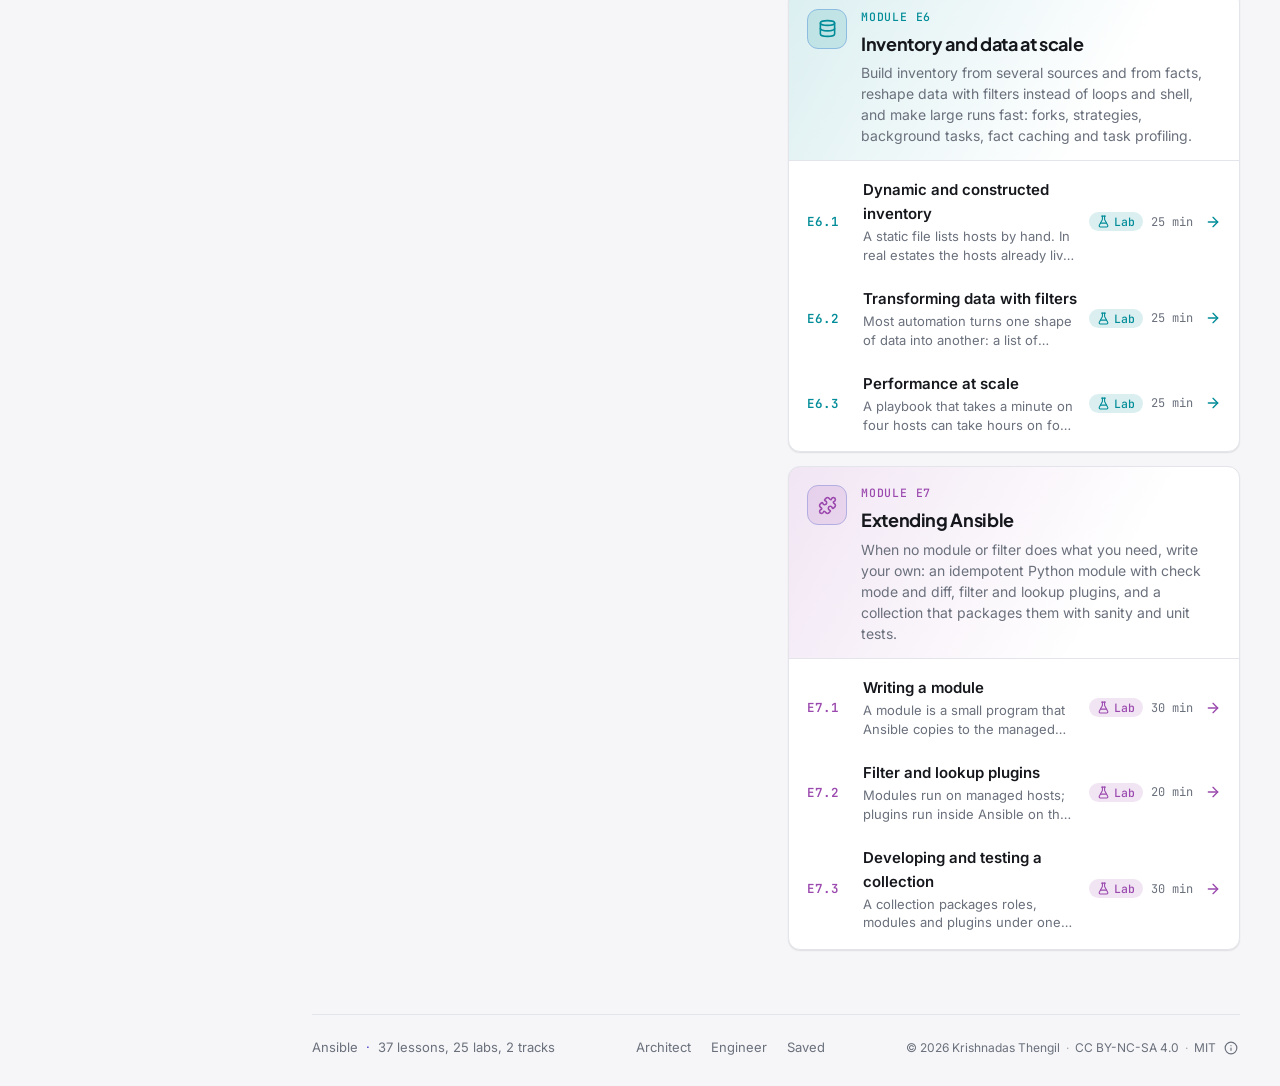
<file: courses/ansible/index.html>
<!doctype html>
<html lang="en">
  <head>
    <meta name="theme-color" content="#0c0d10">

    <meta charset="UTF-8" />
    <meta name="viewport" content="width=device-width, initial-scale=1.0" />
    <meta name="description" content="A complete Ansible course in two tracks: Architect (concepts and design across Ansible and Ansible Automation Platform) and Engineer (hands-on implementation with labs)." />
    <title>Ansible</title>
    <link rel="icon" href="data:image/svg+xml,%3Csvg xmlns='http://www.w3.org/2000/svg' viewBox='0 0 32 32'%3E%3Cdefs%3E%3ClinearGradient id='g' x1='0' y1='0' x2='1' y2='1'%3E%3Cstop offset='0' stop-color='%23ee0000'/%3E%3Cstop offset='1' stop-color='%236366f1'/%3E%3C/linearGradient%3E%3C/defs%3E%3Crect width='32' height='32' rx='8' fill='url(%23g)'/%3E%3Cpath d='M16 7 8 25h3.6l1.7-4.2h5.4L20.4 25H24L16 7Zm-1.5 10.8L16 14l1.5 3.8h-3Z' fill='%23fff'/%3E%3C/svg%3E" />
    <script type="module" crossorigin src="./assets/index-C0VNS6Wy.js"></script>
    <link rel="stylesheet" crossorigin href="./assets/index-YhhDIWtD.css">
    <script>(function () {
  var t;
  try { t = JSON.parse(localStorage.getItem('learn-theme')); } catch (e) {}
  if (t !== 'light' && t !== 'dark') t = matchMedia('(prefers-color-scheme: light)').matches ? 'light' : 'dark';
  document.documentElement.dataset.theme = t;
  var z;
  try { z = JSON.parse(localStorage.getItem('learn-text-size')); } catch (e) {}
  if (z === 'large' || z === 'larger') document.documentElement.dataset.text = z;
  var tf = {"inter":"'Inter', system-ui, sans-serif","atkinson":"'Atkinson Hyperlegible Next', system-ui, sans-serif","lexend":"'Lexend', system-ui, sans-serif","source-sans":"'Source Sans 3', system-ui, sans-serif","plex-sans":"'IBM Plex Sans', system-ui, sans-serif","literata":"'Literata', Georgia, serif","source-serif":"'Source Serif 4', Georgia, serif"}, cf = {"jetbrains":"'JetBrains Mono', ui-monospace, monospace","plex-mono":"'IBM Plex Mono', ui-monospace, monospace","source-code":"'Source Code Pro', ui-monospace, monospace"}, a, b, r = '';
  try { a = tf[JSON.parse(localStorage.getItem('learn-font'))]; b = cf[JSON.parse(localStorage.getItem('learn-code-font'))]; } catch (e) {}
  if (a) r += '--font-text:' + a + ';';
  if (b) r += '--font-mono:' + b + ';';
  if (r) { var el = document.createElement('style'); el.id = 'learn-fonts'; el.textContent = 'body{' + r + '}'; document.head.appendChild(el); }
})();</script>
    <style>.krit-portal-bar{display:flex;align-items:center;justify-content:space-between;gap:12px;flex-wrap:wrap;padding:6px 20px;background:var(--surface);border-bottom:1px solid var(--border);font:500 13px/1.4 var(--font-text);color:var(--text-2)}.krit-portal-bar a{color:var(--text-2);text-decoration:none;display:inline-flex;align-items:center;gap:6px}.krit-portal-bar a:hover{color:var(--accent)}.krit-portal-bar-links{display:inline-flex;align-items:center;gap:16px}.krit-portal-bar .krit-dl{color:var(--accent);font-weight:600}</style>
  </head>
  <body>
    <nav class="krit-portal-bar" aria-label="KriT LEARN navigation">
      <a href="../../">&larr; All Courses (KriT LEARN)</a>
      <span class="krit-portal-bar-links">
        <a href="../../lab-setup/">Lab Setup</a>
        <a class="krit-dl" href="../../downloads/ansible-lab.zip" download>Download Ansible Lab (.zip)</a>
      </span>
    </nav>
    <div id="root"></div>
  </body>
</html>
</file>
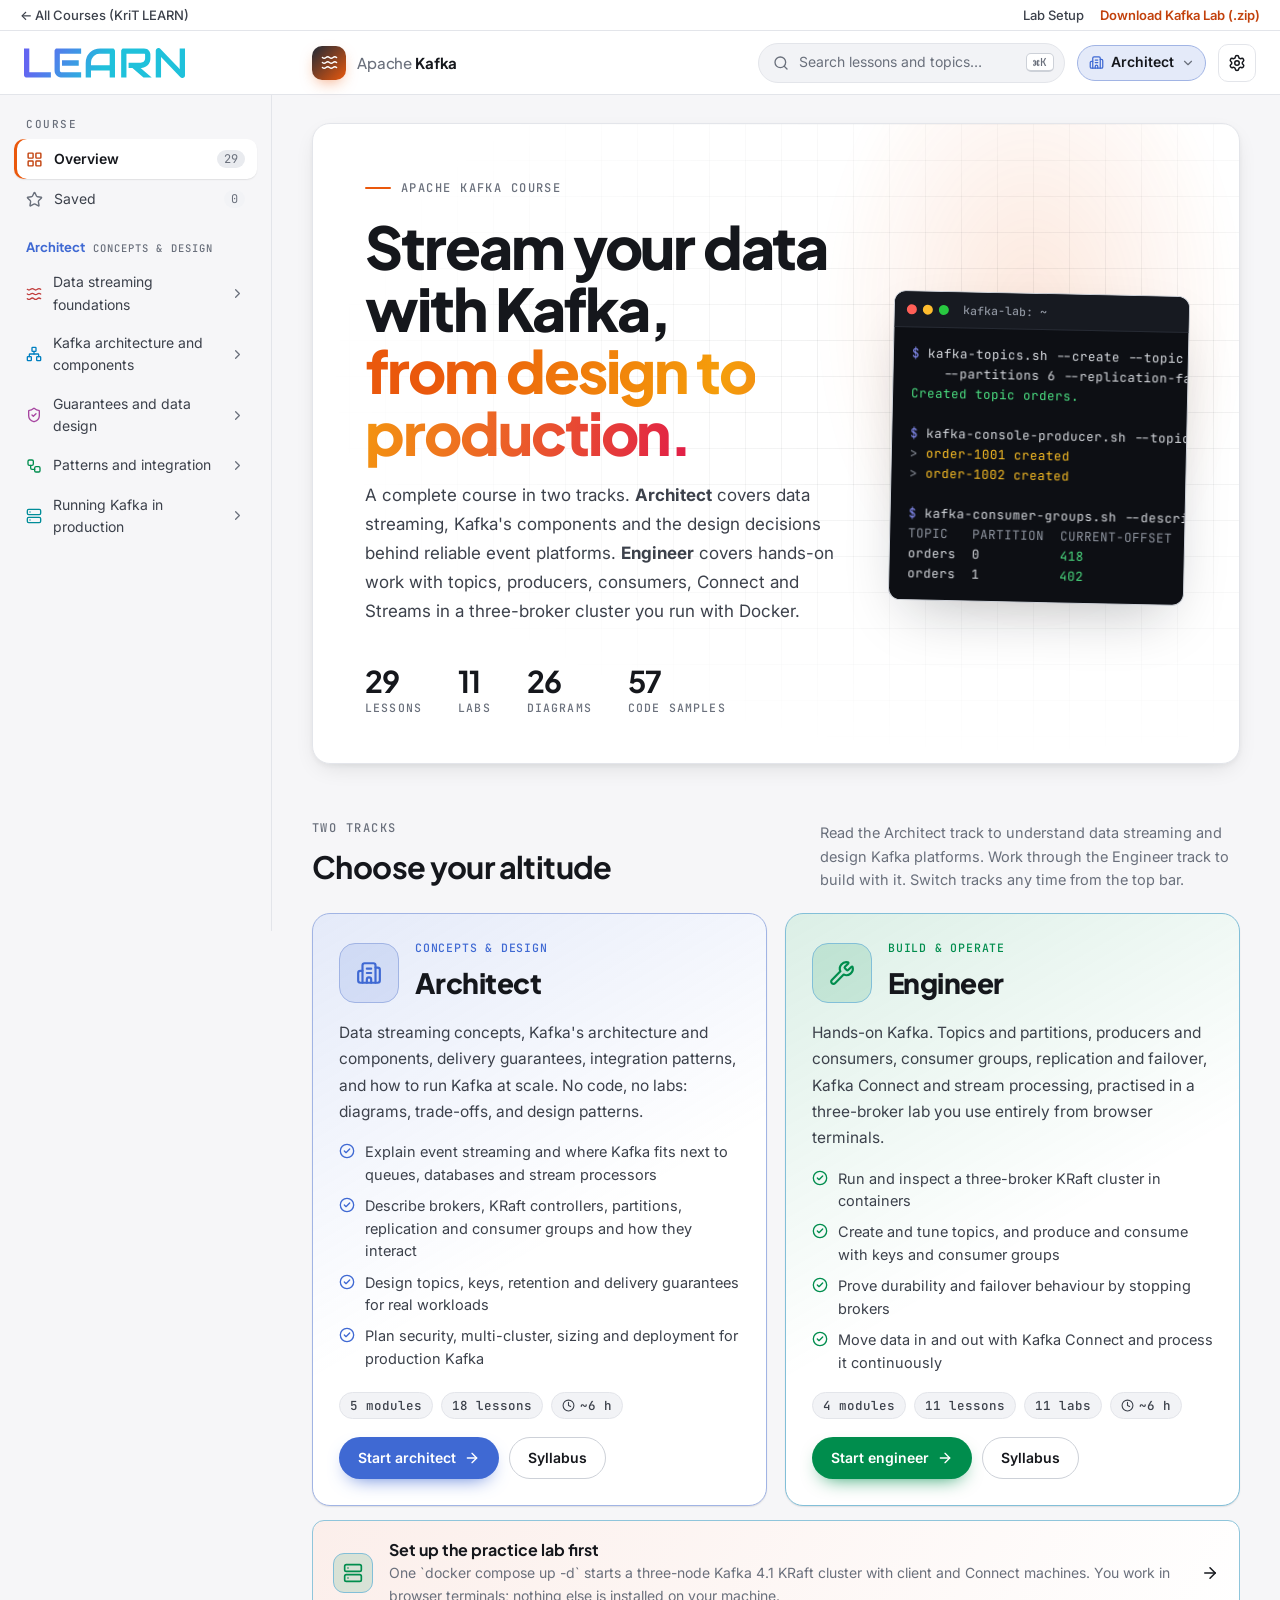
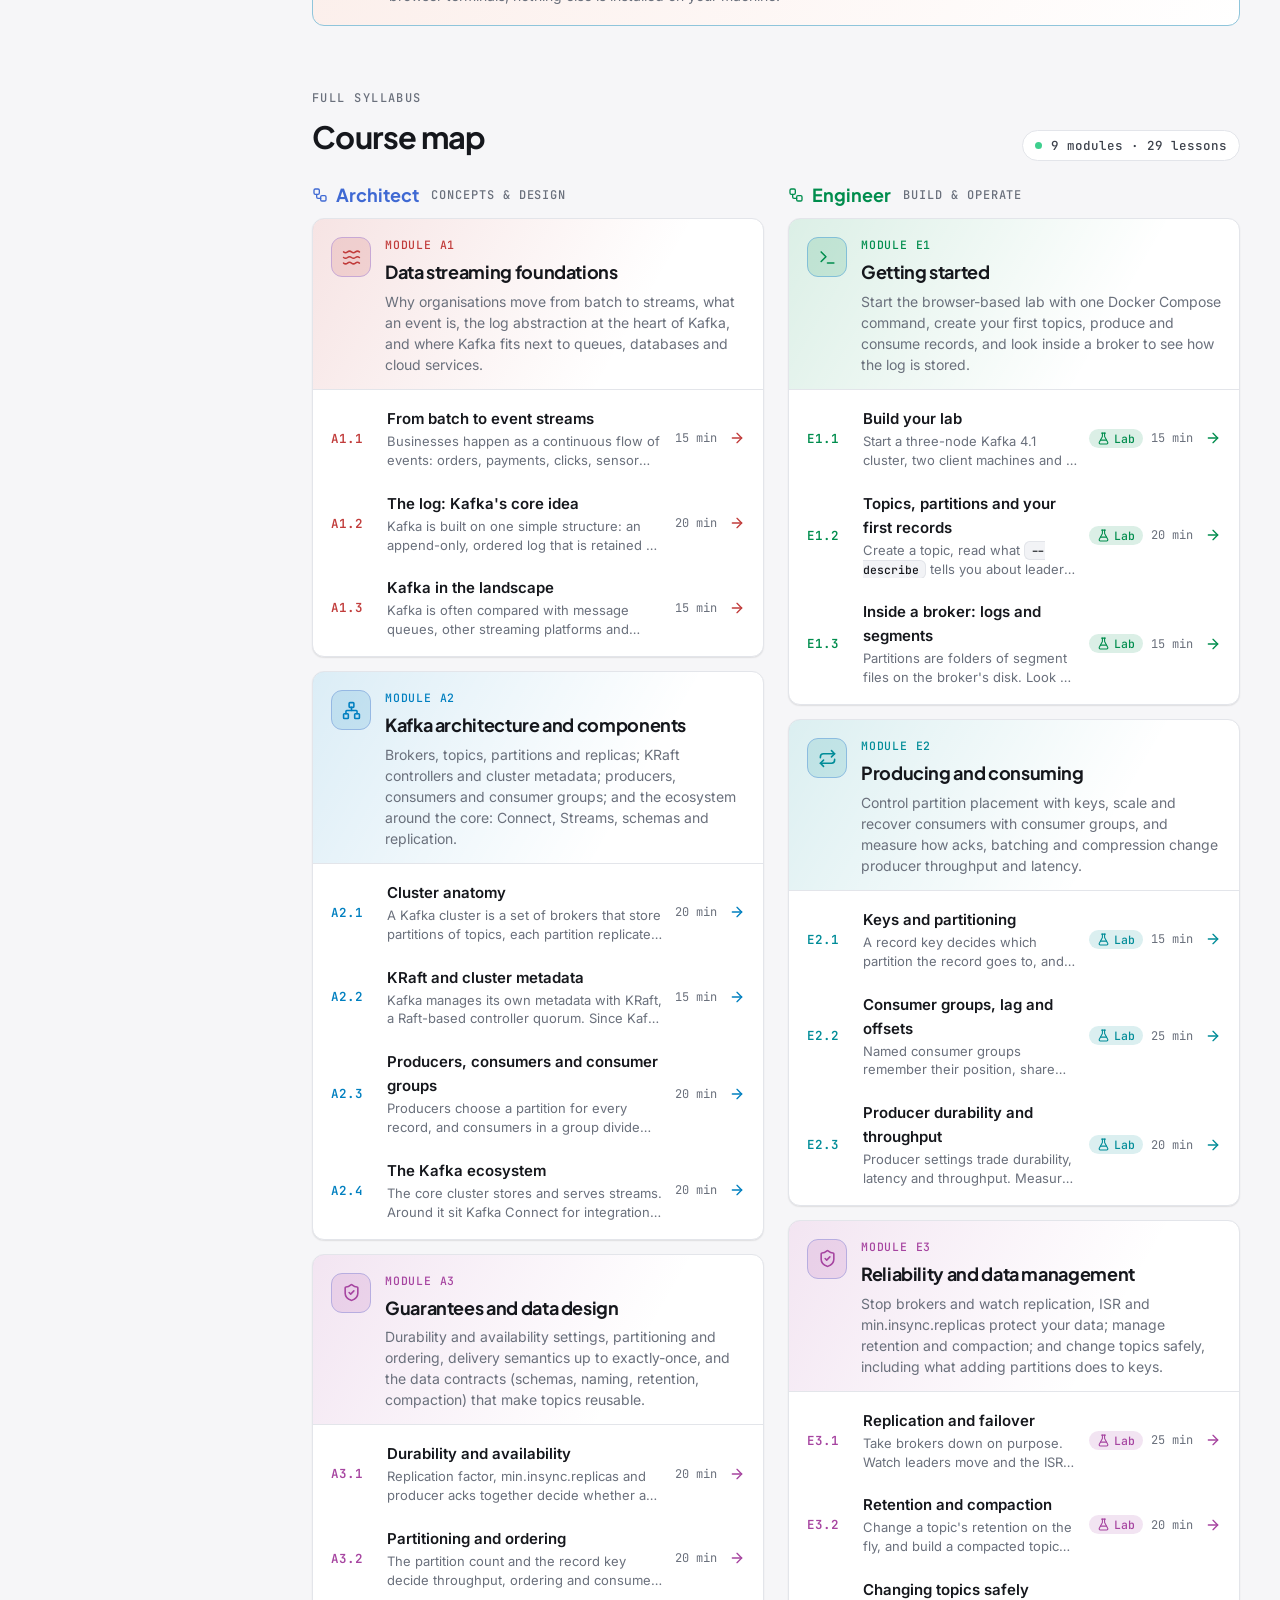
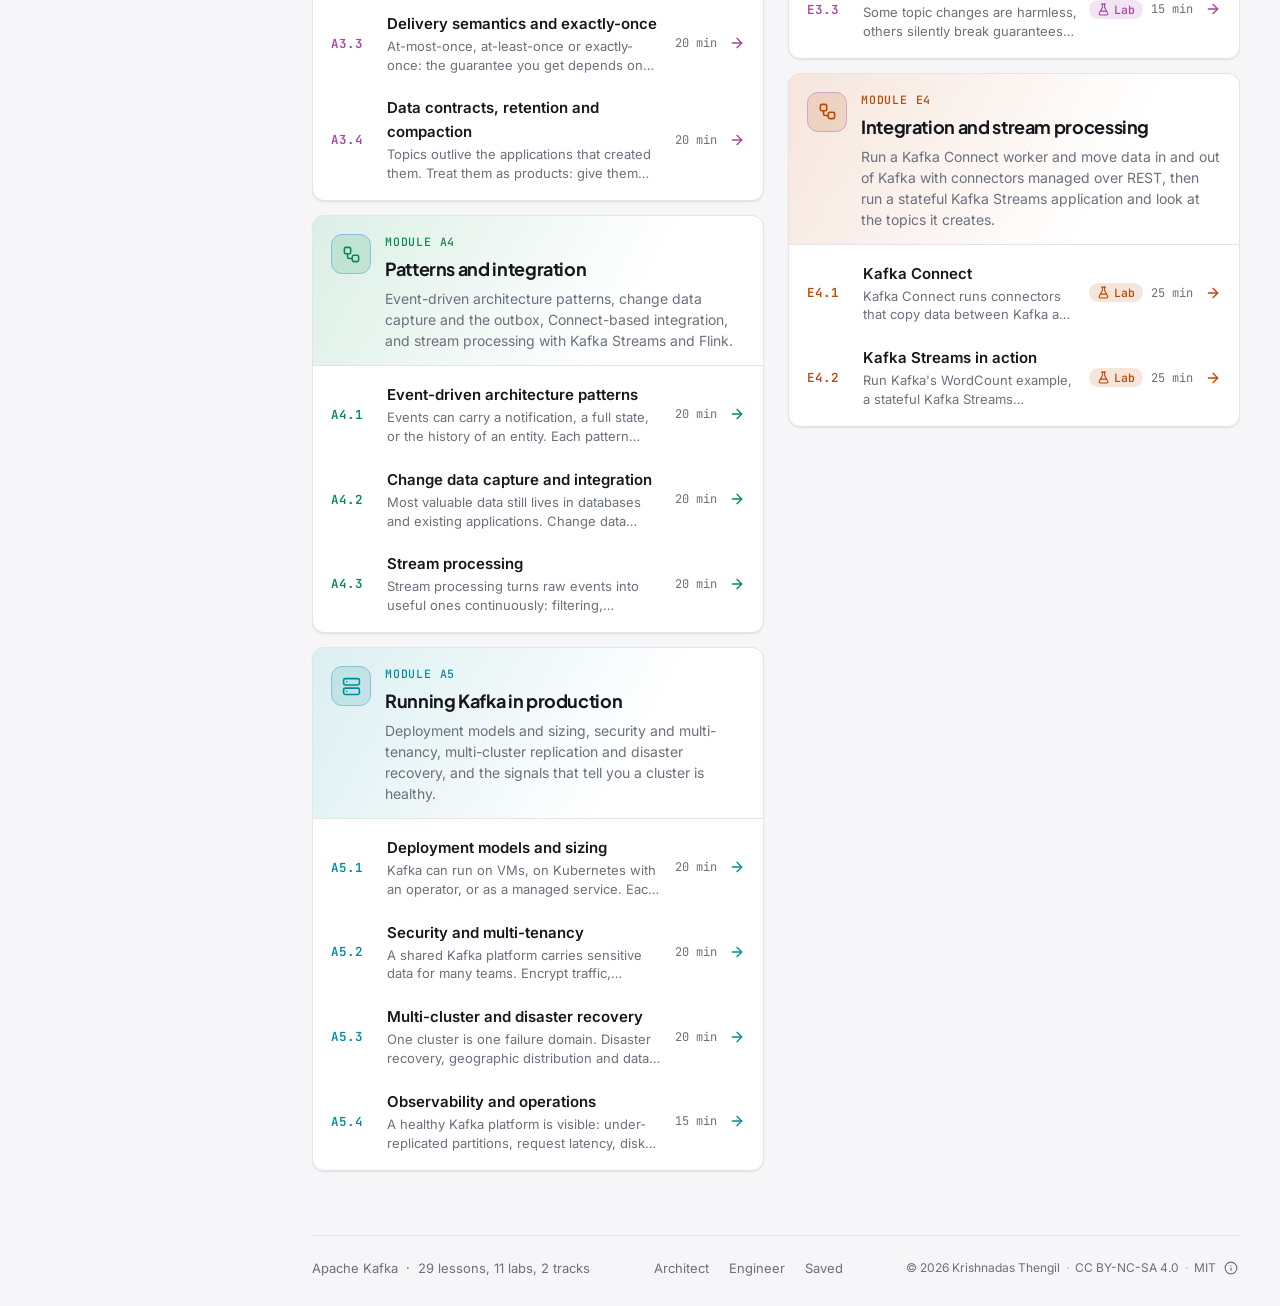
<file: courses/apache-kafka/index.html>
<!doctype html>
<html lang="en">
  <head>
    <meta name="theme-color" content="#0c0d10">

    <meta charset="UTF-8" />
    <meta name="viewport" content="width=device-width, initial-scale=1.0" />
    <meta name="description" content="A complete Apache Kafka course in two tracks: Architect (data streaming concepts, architecture and design) and Engineer (hands-on labs in a three-broker container cluster)." />
    <title>Apache Kafka</title>
    <link rel="icon" href="data:image/svg+xml,%3Csvg xmlns='http://www.w3.org/2000/svg' viewBox='0 0 32 32'%3E%3Cdefs%3E%3ClinearGradient id='g' x1='0' y1='0' x2='1' y2='1'%3E%3Cstop offset='0' stop-color='%231f2937'/%3E%3Cstop offset='1' stop-color='%23ea580c'/%3E%3C/linearGradient%3E%3C/defs%3E%3Crect width='32' height='32' rx='8' fill='url(%23g)'/%3E%3Cpath d='M6 12c3-3 6-3 10 0s7 3 10 0M6 18c3-3 6-3 10 0s7 3 10 0M6 24c3-3 6-3 10 0s7 3 10 0' fill='none' stroke='%23fff' stroke-width='2' stroke-linecap='round'/%3E%3C/svg%3E" />
    <script type="module" crossorigin src="./assets/index-Bmel_mQ7.js"></script>
    <link rel="stylesheet" crossorigin href="./assets/index-DWOu6yrJ.css">
    <script>(function () {
  var t;
  try { t = JSON.parse(localStorage.getItem('learn-theme')); } catch (e) {}
  if (t !== 'light' && t !== 'dark') t = matchMedia('(prefers-color-scheme: light)').matches ? 'light' : 'dark';
  document.documentElement.dataset.theme = t;
  var z;
  try { z = JSON.parse(localStorage.getItem('learn-text-size')); } catch (e) {}
  if (z === 'large' || z === 'larger') document.documentElement.dataset.text = z;
  var tf = {"inter":"'Inter', system-ui, sans-serif","atkinson":"'Atkinson Hyperlegible Next', system-ui, sans-serif","lexend":"'Lexend', system-ui, sans-serif","source-sans":"'Source Sans 3', system-ui, sans-serif","plex-sans":"'IBM Plex Sans', system-ui, sans-serif","literata":"'Literata', Georgia, serif","source-serif":"'Source Serif 4', Georgia, serif"}, cf = {"jetbrains":"'JetBrains Mono', ui-monospace, monospace","plex-mono":"'IBM Plex Mono', ui-monospace, monospace","source-code":"'Source Code Pro', ui-monospace, monospace"}, a, b, r = '';
  try { a = tf[JSON.parse(localStorage.getItem('learn-font'))]; b = cf[JSON.parse(localStorage.getItem('learn-code-font'))]; } catch (e) {}
  if (a) r += '--font-text:' + a + ';';
  if (b) r += '--font-mono:' + b + ';';
  if (r) { var el = document.createElement('style'); el.id = 'learn-fonts'; el.textContent = 'body{' + r + '}'; document.head.appendChild(el); }
})();</script>
    <style>.krit-portal-bar{display:flex;align-items:center;justify-content:space-between;gap:12px;flex-wrap:wrap;padding:6px 20px;background:var(--surface);border-bottom:1px solid var(--border);font:500 13px/1.4 var(--font-text);color:var(--text-2)}.krit-portal-bar a{color:var(--text-2);text-decoration:none;display:inline-flex;align-items:center;gap:6px}.krit-portal-bar a:hover{color:var(--accent)}.krit-portal-bar-links{display:inline-flex;align-items:center;gap:16px}.krit-portal-bar .krit-dl{color:var(--accent);font-weight:600}</style>
  </head>
  <body>
    <nav class="krit-portal-bar" aria-label="KriT LEARN navigation">
      <a href="../../">&larr; All Courses (KriT LEARN)</a>
      <span class="krit-portal-bar-links">
        <a href="../../lab-setup/">Lab Setup</a>
        <a class="krit-dl" href="../../downloads/apache-kafka-lab.zip" download>Download Kafka Lab (.zip)</a>
      </span>
    </nav>
    <div id="root"></div>
  </body>
</html>
</file>
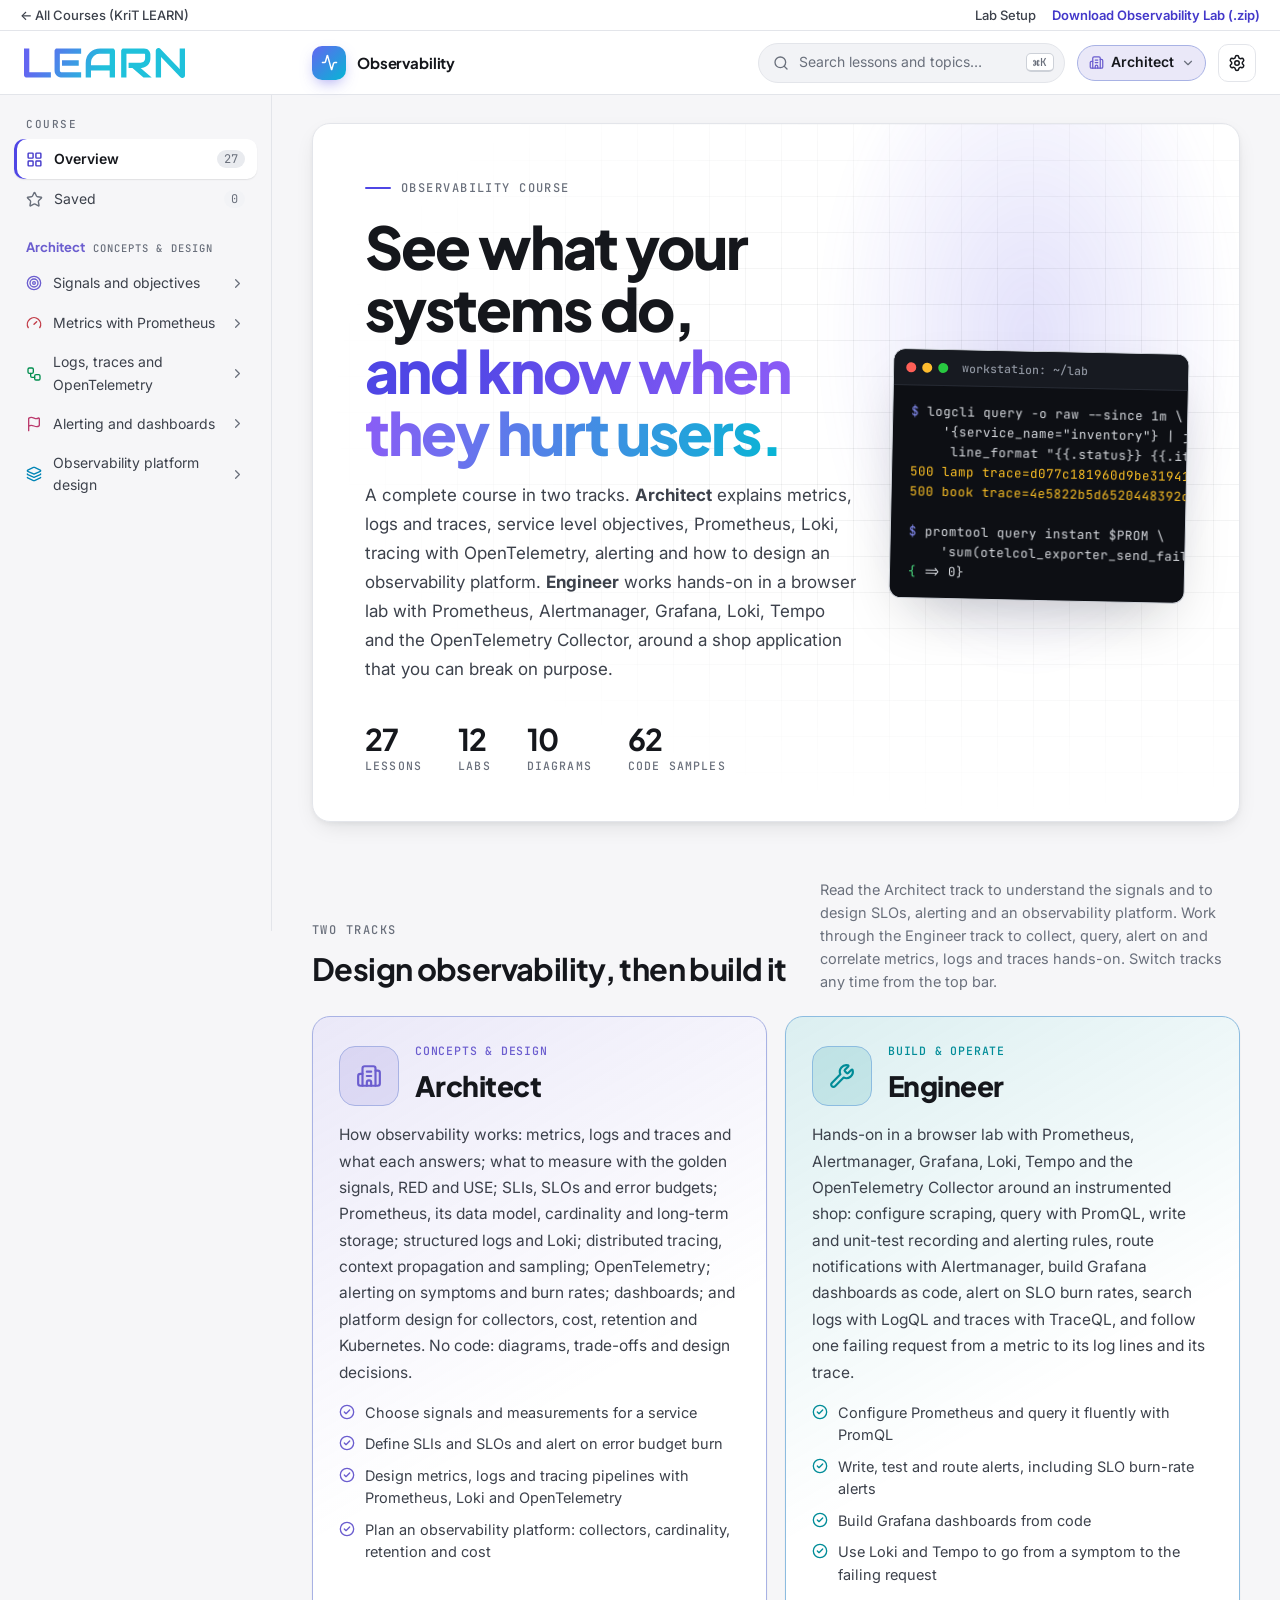
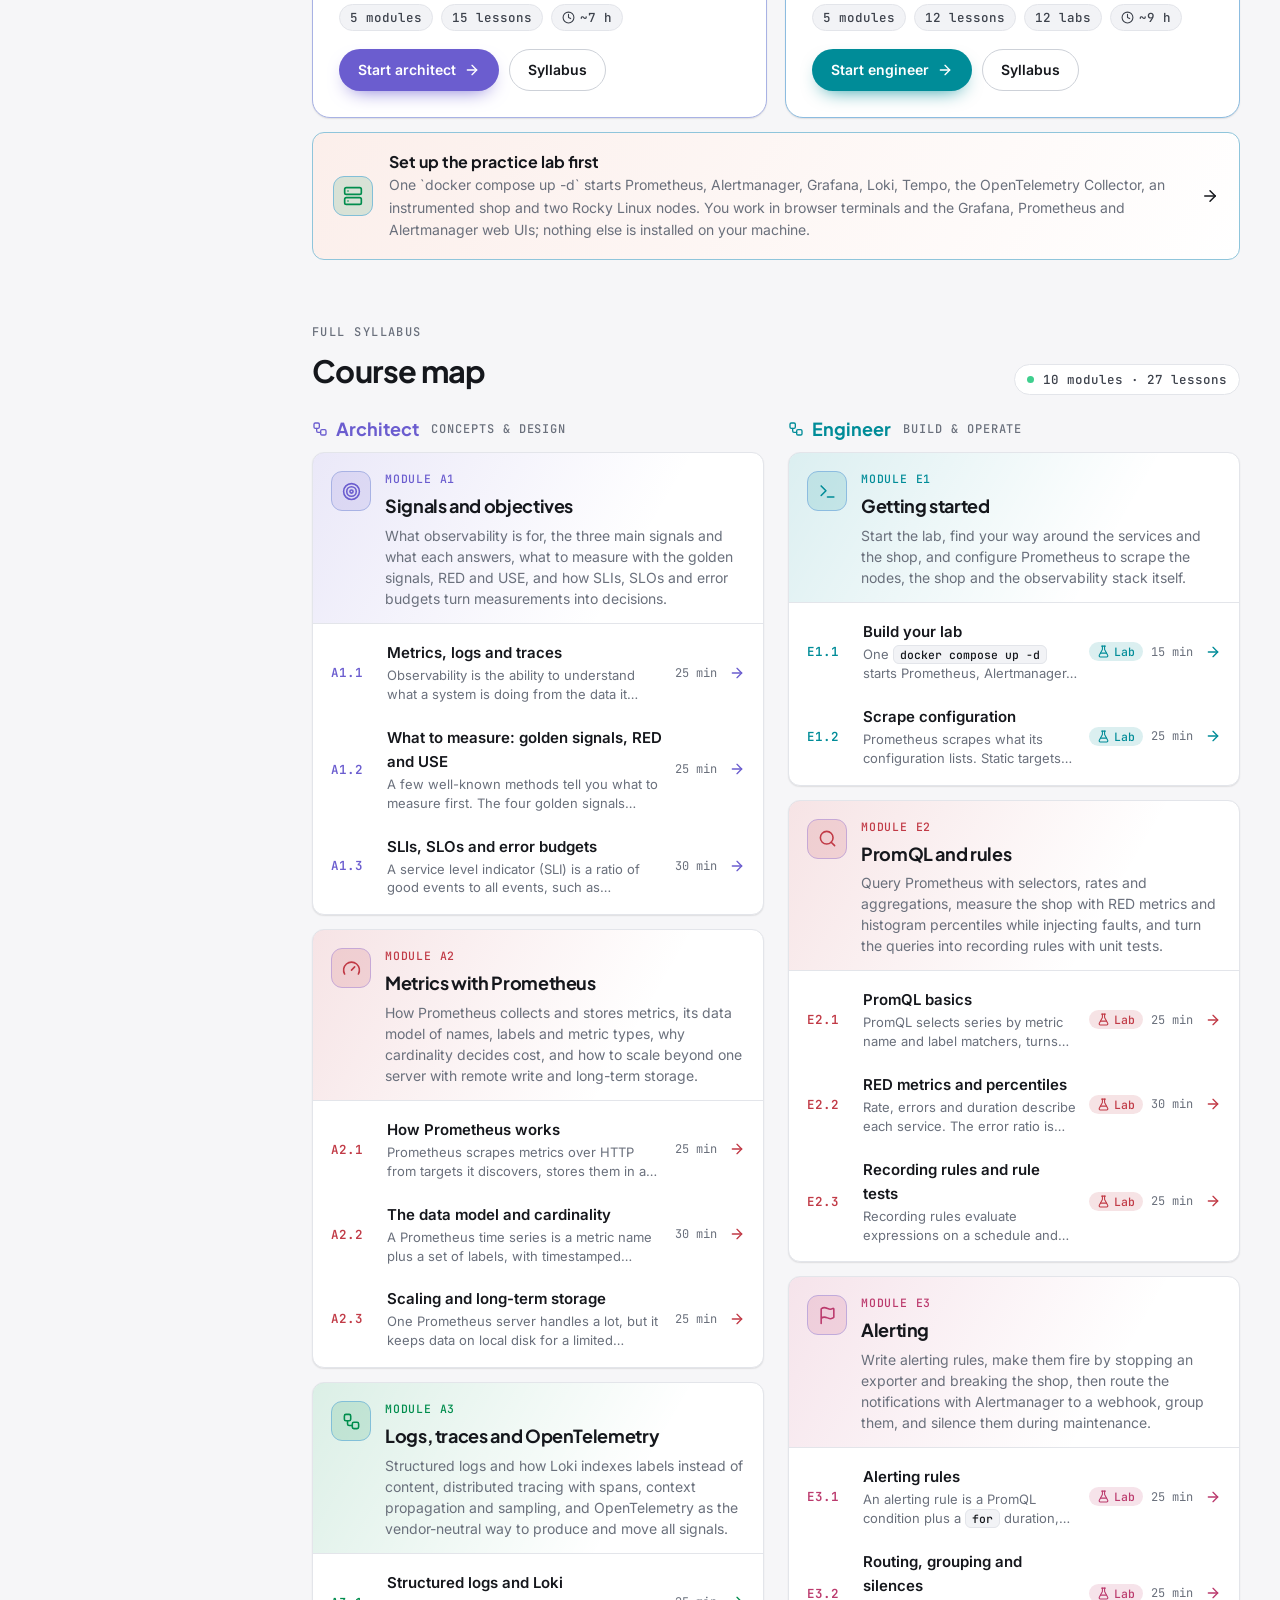
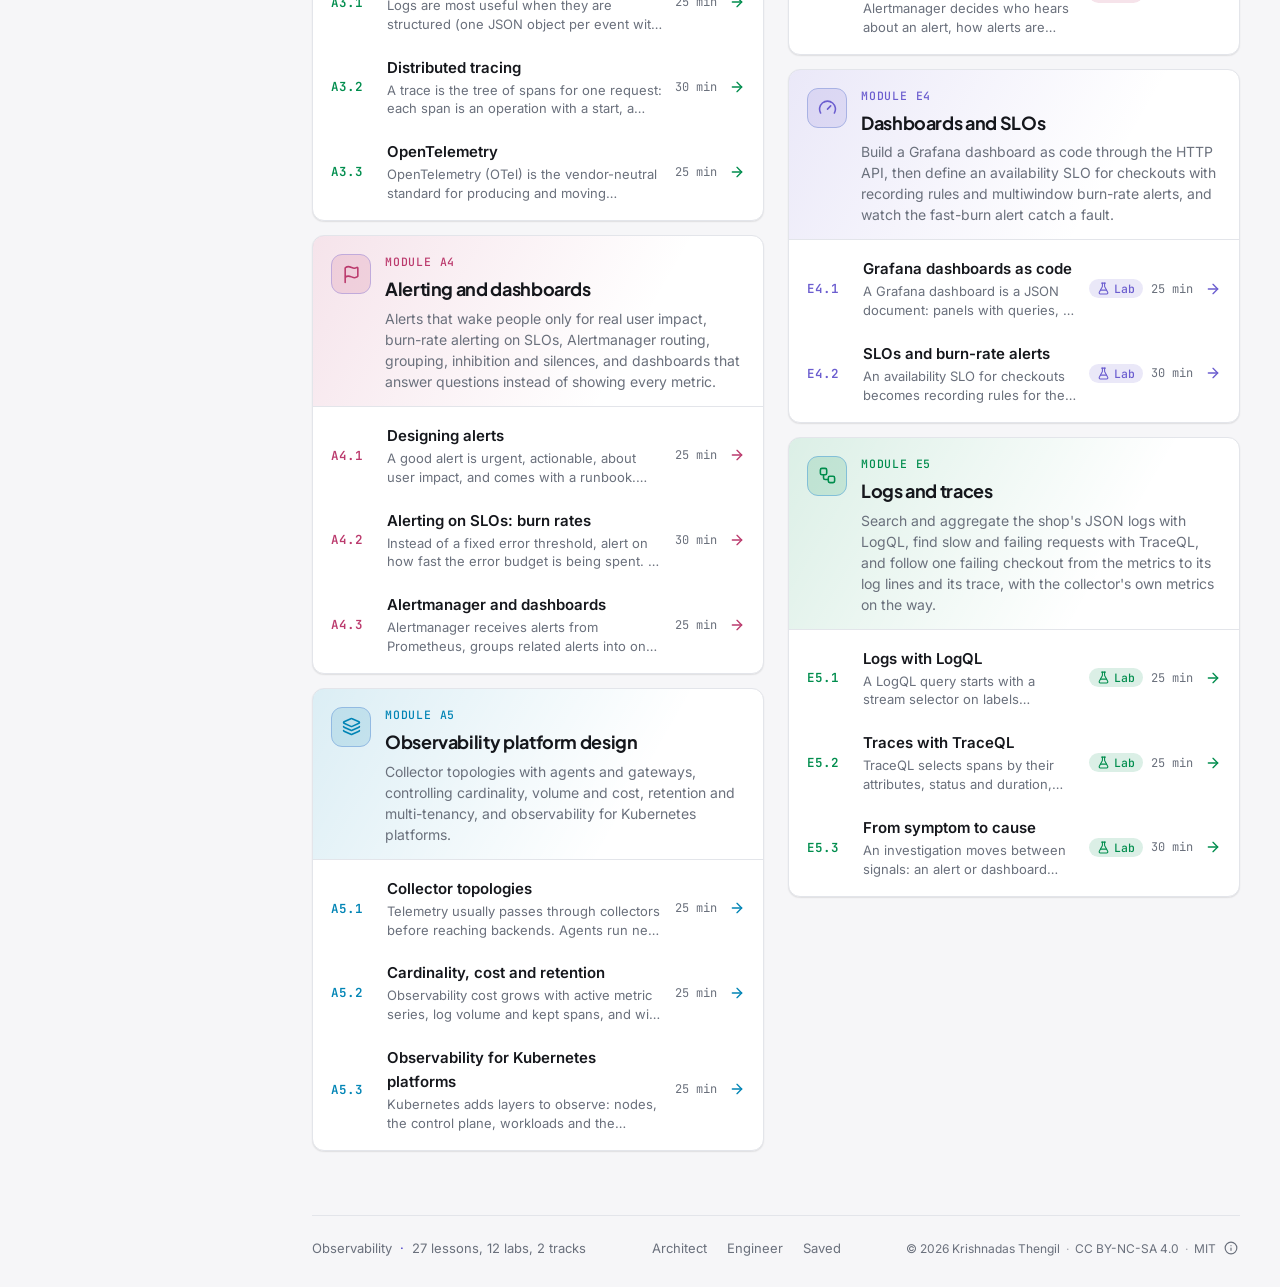
<file: courses/observability/index.html>
<!doctype html>
<html lang="en">
  <head>
    <meta name="theme-color" content="#0c0d10">

    <meta charset="UTF-8" />
    <meta name="viewport" content="width=device-width, initial-scale=1.0" />
    <meta name="description" content="Observability" />
    <title>Observability</title>
    <link rel="icon" href="data:image/svg+xml,%3Csvg%20xmlns%3D'http%3A%2F%2Fwww.w3.org%2F2000%2Fsvg'%20viewBox%3D'0%200%2032%2032'%3E%3Crect%20width%3D'32'%20height%3D'32'%20rx%3D'8'%20fill%3D'hsl(285%2065%25%2050%25)'%2F%3E%3Ctext%20x%3D'16'%20y%3D'21.5'%20font-family%3D'system-ui%2Csans-serif'%20font-size%3D'14'%20font-weight%3D'800'%20fill%3D'%23fff'%20text-anchor%3D'middle'%3EOB%3C%2Ftext%3E%3C%2Fsvg%3E" />
    <script type="module" crossorigin src="./assets/index-B5JaeEmM.js"></script>
    <link rel="stylesheet" crossorigin href="./assets/index-DNAhCNsx.css">
    <script>(function () {
  var t;
  try { t = JSON.parse(localStorage.getItem('learn-theme')); } catch (e) {}
  if (t !== 'light' && t !== 'dark') t = matchMedia('(prefers-color-scheme: light)').matches ? 'light' : 'dark';
  document.documentElement.dataset.theme = t;
  var z;
  try { z = JSON.parse(localStorage.getItem('learn-text-size')); } catch (e) {}
  if (z === 'large' || z === 'larger') document.documentElement.dataset.text = z;
  var tf = {"inter":"'Inter', system-ui, sans-serif","atkinson":"'Atkinson Hyperlegible Next', system-ui, sans-serif","lexend":"'Lexend', system-ui, sans-serif","source-sans":"'Source Sans 3', system-ui, sans-serif","plex-sans":"'IBM Plex Sans', system-ui, sans-serif","literata":"'Literata', Georgia, serif","source-serif":"'Source Serif 4', Georgia, serif"}, cf = {"jetbrains":"'JetBrains Mono', ui-monospace, monospace","plex-mono":"'IBM Plex Mono', ui-monospace, monospace","source-code":"'Source Code Pro', ui-monospace, monospace"}, a, b, r = '';
  try { a = tf[JSON.parse(localStorage.getItem('learn-font'))]; b = cf[JSON.parse(localStorage.getItem('learn-code-font'))]; } catch (e) {}
  if (a) r += '--font-text:' + a + ';';
  if (b) r += '--font-mono:' + b + ';';
  if (r) { var el = document.createElement('style'); el.id = 'learn-fonts'; el.textContent = 'body{' + r + '}'; document.head.appendChild(el); }
})();</script>
    <style>.krit-portal-bar{display:flex;align-items:center;justify-content:space-between;gap:12px;flex-wrap:wrap;padding:6px 20px;background:var(--surface);border-bottom:1px solid var(--border);font:500 13px/1.4 var(--font-text);color:var(--text-2)}.krit-portal-bar a{color:var(--text-2);text-decoration:none;display:inline-flex;align-items:center;gap:6px}.krit-portal-bar a:hover{color:var(--accent)}.krit-portal-bar-links{display:inline-flex;align-items:center;gap:16px}.krit-portal-bar .krit-dl{color:var(--accent);font-weight:600}</style>
  </head>
  <body>
    <nav class="krit-portal-bar" aria-label="KriT LEARN navigation">
      <a href="../../">&larr; All Courses (KriT LEARN)</a>
      <span class="krit-portal-bar-links">
        <a href="../../lab-setup/">Lab Setup</a>
        <a class="krit-dl" href="../../downloads/observability-lab.zip" download>Download Observability Lab (.zip)</a>
      </span>
    </nav>
    <div id="root"></div>
  </body>
</html>
</file>
<file: assets/portal.css>
:root {
  --font-display: "Plus Jakarta Sans", "Inter", system-ui, -apple-system, BlinkMacSystemFont, "Segoe UI", sans-serif;
  --font-text: "Inter", system-ui, -apple-system, BlinkMacSystemFont, "Segoe UI", sans-serif;
  --font-mono: "JetBrains Mono", ui-monospace, SFMono-Regular, Menlo, Monaco, Consolas, monospace;
  --radius-sm: 8px;
  --radius: 14px;
  --radius-lg: 20px;
  --topbar-h: 64px;
  --ease: cubic-bezier(.2, .8, .2, 1);

  color-scheme: light;
  --bg: #f6f6f8;
  --bg-tint: #f3f4ff;
  --surface: #ffffff;
  --surface-2: #f2f3f6;
  --surface-3: #e9ebef;
  --border: #e3e5ea;
  --border-strong: #cdd1d8;
  --text: #15171c;
  --text-2: #3c414b;
  --muted: #6a707c;
  --accent: #4338ca;
  --accent-fill: #4f46e5;
  --accent-hover: #4338ca;
  --accent-soft: rgba(79, 70, 229, 0.10);
  --on-accent: #ffffff;
  --glass: rgba(255, 255, 255, 0.88);
  --code-bg: #15171c;
  --code-text: #e6e8ee;
  --shadow-sm: 0 1px 2px rgba(16, 18, 24, 0.06), 0 1px 1px rgba(16, 18, 24, 0.04);
  --shadow-md: 0 10px 28px -10px rgba(16, 18, 24, 0.14), 0 2px 6px rgba(16, 18, 24, 0.05);
  --shadow-lg: 0 24px 60px -20px rgba(16, 18, 24, 0.22);
  --grid-line: rgba(16, 18, 24, 0.055);
  --brand-gradient: linear-gradient(135deg, #6366f1, #06b6d4);
  --ok: #15803d;
  --ok-soft: rgba(21, 128, 61, 0.11);
  --warn: #b45309;
  --warn-soft: rgba(180, 83, 9, 0.11);
}

[data-theme="dark"] {
  color-scheme: dark;
  --bg: #0c0d10;
  --bg-tint: #0e0f1a;
  --surface: #14161b;
  --surface-2: #1a1d23;
  --surface-3: #23272e;
  --border: #252930;
  --border-strong: #363b45;
  --text: #f2f3f5;
  --text-2: #c4c8d0;
  --muted: #8d939e;
  --accent: #8b93ff;
  --accent-fill: #6366f1;
  --accent-hover: #7c7ff5;
  --accent-soft: rgba(139, 147, 255, 0.14);
  --on-accent: #ffffff;
  --glass: rgba(12, 13, 16, 0.88);
  --code-bg: #0f1115;
  --code-text: #e6e8ee;
  --shadow-sm: 0 1px 2px rgba(0, 0, 0, 0.4);
  --shadow-md: 0 12px 32px -12px rgba(0, 0, 0, 0.65);
  --shadow-lg: 0 30px 70px -20px rgba(0, 0, 0, 0.78);
  --grid-line: rgba(255, 255, 255, 0.045);
  --ok: #4ade80;
  --ok-soft: rgba(74, 222, 128, 0.12);
  --warn: #fbbf24;
  --warn-soft: rgba(251, 191, 36, 0.12);
}

*, *::before, *::after { box-sizing: border-box; }

html { scroll-behavior: smooth; }

body {
  margin: 0;
  min-height: 100vh;
  display: flex;
  flex-direction: column;
  background: var(--bg);
  color: var(--text);
  font: 400 15px/1.65 var(--font-text);
  -webkit-font-smoothing: antialiased;
  text-rendering: optimizeLegibility;
  transition: background-color 0.25s var(--ease), color 0.25s var(--ease);
}

a { color: var(--accent); text-decoration: none; }
a:hover { text-decoration: underline; }

/* Subtle architectural grid background on hero */
.page-bg {
  position: relative;
  flex: 1;
}

.page-bg::before {
  content: "";
  position: absolute;
  inset: 0 0 auto 0;
  height: 440px;
  pointer-events: none;
  background-image:
    radial-gradient(640px 260px at 50% -40px, var(--accent-soft), transparent 70%),
    linear-gradient(to right, var(--grid-line) 1px, transparent 1px),
    linear-gradient(to bottom, var(--grid-line) 1px, transparent 1px);
  background-size: 100% 100%, 40px 40px, 40px 40px;
  mask-image: linear-gradient(to bottom, rgba(0,0,0,0.85), transparent 92%);
  -webkit-mask-image: linear-gradient(to bottom, rgba(0,0,0,0.85), transparent 92%);
  z-index: 0;
}

.container {
  position: relative;
  z-index: 1;
  width: 100%;
  max-width: 1120px;
  margin: 0 auto;
  padding: 0 24px;
}

/* Header */
.topbar {
  position: sticky;
  top: 0;
  z-index: 40;
  height: var(--topbar-h);
  background: var(--glass);
  backdrop-filter: saturate(160%) blur(14px);
  -webkit-backdrop-filter: saturate(160%) blur(14px);
  border-bottom: 1px solid var(--border);
}

.topbar-inner {
  height: 100%;
  max-width: 1120px;
  margin: 0 auto;
  padding: 0 24px;
  display: flex;
  align-items: center;
  gap: 20px;
}

.brand-lockup {
  display: inline-flex;
  align-items: center;
  gap: 10px;
  color: var(--text);
}
.brand-lockup:hover { text-decoration: none; opacity: 0.92; }

.brand-logo {
  width: 32px;
  height: 28px;
  max-width: 32px;
  max-height: 28px;
  object-fit: contain;
  display: block;
  flex-shrink: 0;
}

.brand-wordmark {
  width: 96px;
  height: 18px;
  max-width: 96px;
  max-height: 18px;
  object-fit: contain;
  display: block;
  flex-shrink: 0;
}

.nav-links {
  display: flex;
  align-items: center;
  gap: 6px;
  margin-left: auto;
}

.nav-link {
  padding: 7px 13px;
  border-radius: var(--radius-sm);
  color: var(--text-2);
  font-size: 14px;
  font-weight: 500;
  transition: background-color 0.18s var(--ease), color 0.18s var(--ease);
}
.nav-link:hover {
  background: var(--surface-2);
  color: var(--text);
  text-decoration: none;
}
.nav-link.active {
  background: var(--accent-soft);
  color: var(--accent);
  font-weight: 600;
}

.theme-btn {
  display: inline-flex;
  align-items: center;
  justify-content: center;
  gap: 6px;
  height: 36px;
  padding: 0 11px;
  border-radius: var(--radius-sm);
  border: 1px solid var(--border);
  background: var(--surface);
  color: var(--text-2);
  font: 500 13px var(--font-text);
  cursor: pointer;
  transition: border-color 0.18s var(--ease), background-color 0.18s var(--ease), color 0.18s var(--ease);
}
.theme-btn:hover {
  border-color: var(--border-strong);
  background: var(--surface-2);
  color: var(--text);
}
.theme-btn svg { width: 16px; height: 16px; flex-shrink: 0; }

/* Subtitle Bar Under Header */
.sub-header {
  border-bottom: 1px solid var(--border);
  background: var(--surface);
  padding: 8px 0;
}

.sub-header-inner {
  display: flex;
  align-items: center;
  justify-content: center;
  flex-wrap: wrap;
  gap: 8px 12px;
  font: 600 12px/1.3 var(--font-mono);
  letter-spacing: 0.08em;
  text-transform: uppercase;
  color: var(--muted);
}

.sub-header-inner .sh-word {
  display: inline-block;
}

.sub-header-inner .sh-word::first-letter {
  color: var(--accent);
}

.sub-header-inner .sh-dot {
  color: var(--border-strong);
  user-select: none;
}

/* Hero */
.hero {
  padding: 40px 0 28px;
}

.eyebrow {
  display: inline-flex;
  align-items: center;
  gap: 8px;
  padding: 5px 12px;
  border-radius: 999px;
  border: 1px solid var(--border);
  background: var(--surface);
  color: var(--text-2);
  font: 600 12px/1 var(--font-mono);
  letter-spacing: 0.04em;
  text-transform: uppercase;
  box-shadow: var(--shadow-sm);
}

.eyebrow-dot {
  width: 7px;
  height: 7px;
  border-radius: 50%;
  background: var(--brand-gradient);
}

.hero h1 {
  margin: 14px 0 10px;
  font-family: var(--font-display);
  font-size: clamp(28px, 3.8vw, 40px);
  font-weight: 800;
  line-height: 1.12;
  letter-spacing: -0.03em;
  max-width: 22ch;
}

.hero-lead {
  margin: 0;
  max-width: 68ch;
  font-size: 15.5px;
  line-height: 1.6;
  color: var(--text-2);
}

/* Compact Tile Grid + Hover Expanded Card */
.section-head {
  display: flex;
  align-items: baseline;
  justify-content: space-between;
  gap: 16px;
  margin: 8px 0 16px;
}

.section-title {
  margin: 0;
  font-family: var(--font-display);
  font-size: 12.5px;
  font-weight: 700;
  letter-spacing: 0.12em;
  text-transform: uppercase;
  color: var(--muted);
}

.section-hint {
  font-size: 12.5px;
  color: var(--muted);
}

.tile-grid {
  display: grid;
  grid-template-columns: repeat(4, minmax(0, 1fr));
  gap: 16px;
  padding-bottom: 44px;
  align-items: start;
}

.tile {
  position: relative;
  display: flex;
  flex-direction: column;
  background: var(--surface);
  border: 1px solid var(--border);
  border-radius: var(--radius);
  box-shadow: var(--shadow-sm);
  transition: transform 0.2s var(--ease), box-shadow 0.2s var(--ease), border-color 0.2s var(--ease), border-radius 0.15s var(--ease);
  z-index: 1;
}

.tile::before {
  content: "";
  position: absolute;
  inset: 0 0 auto 0;
  height: 3px;
  border-radius: var(--radius) var(--radius) 0 0;
  background: var(--tile-accent, var(--brand-gradient));
  opacity: 0.92;
  pointer-events: none;
}

.tile:hover,
.tile:focus-within,
.tile.is-expanded {
  z-index: 30;
  transform: translateY(-2px);
  box-shadow: var(--shadow-lg);
  border-color: var(--border-strong);
  border-bottom-left-radius: 0;
  border-bottom-right-radius: 0;
}

.tile-setup {
  background: linear-gradient(155deg, var(--surface) 0%, var(--bg-tint) 100%);
  border-color: color-mix(in srgb, var(--accent-fill) 34%, var(--border));
}

.tile-compact {
  padding: 16px 16px 15px;
  display: flex;
  flex-direction: column;
  gap: 12px;
  cursor: pointer;
}

.tile-top {
  display: flex;
  align-items: center;
  justify-content: space-between;
  gap: 10px;
}

.tile-icon {
  width: 36px;
  height: 36px;
  border-radius: 9px;
  display: inline-flex;
  align-items: center;
  justify-content: center;
  flex-shrink: 0;
  box-shadow: var(--shadow-sm);
  overflow: hidden;
}

.tile-icon svg {
  width: 36px;
  height: 36px;
  display: block;
}

.tile-badge {
  display: inline-flex;
  align-items: center;
  padding: 3px 9px;
  border-radius: 999px;
  background: var(--surface-2);
  border: 1px solid var(--border);
  color: var(--muted);
  font: 600 11px/1.2 var(--font-mono);
  white-space: nowrap;
}

.tile-setup .tile-badge {
  background: var(--accent-soft);
  border-color: transparent;
  color: var(--accent);
}

.tile h2 {
  margin: 0;
  font-family: var(--font-display);
  font-size: 17px;
  font-weight: 750;
  letter-spacing: -0.02em;
  line-height: 1.25;
  color: var(--text);
}

.tile-title-link {
  color: inherit;
  text-decoration: none;
}
.tile-title-link:hover {
  color: var(--accent);
  text-decoration: none;
}

/* Expanded Hover Drawer */
.tile-expand {
  position: absolute;
  top: 100%;
  left: -1px;
  right: -1px;
  background: var(--surface);
  border: 1px solid var(--border-strong);
  border-top: 1px solid var(--border);
  border-radius: 0 0 var(--radius) var(--radius);
  box-shadow: var(--shadow-lg);
  padding: 13px 16px 16px;
  opacity: 0;
  visibility: hidden;
  transform: translateY(-4px);
  pointer-events: none;
  transition: opacity 0.18s var(--ease), transform 0.18s var(--ease), visibility 0.18s;
}

.tile-setup .tile-expand {
  background: linear-gradient(180deg, var(--bg-tint) 0%, var(--surface) 100%);
  border-color: color-mix(in srgb, var(--accent-fill) 34%, var(--border-strong));
}

.tile:hover .tile-expand,
.tile:focus-within .tile-expand,
.tile.is-expanded .tile-expand {
  opacity: 1;
  visibility: visible;
  transform: translateY(0);
  pointer-events: auto;
}

.tile-desc {
  margin: 0 0 13px;
  color: var(--text-2);
  font-size: 13px;
  line-height: 1.55;
}

.tile-actions {
  display: flex;
  flex-direction: column;
  gap: 8px;
}

.tile-actions .btn {
  width: 100%;
  padding: 8px 12px;
  font-size: 13px;
}

.pill-row {
  display: flex;
  flex-wrap: wrap;
  gap: 8px;
  margin-bottom: 18px;
}

.pill {
  display: inline-flex;
  align-items: center;
  gap: 5px;
  padding: 4px 10px;
  border-radius: 7px;
  background: var(--surface-2);
  color: var(--text-2);
  font-size: 12.5px;
  font-weight: 500;
}

.pill code {
  font-family: var(--font-mono);
  font-size: 12px;
  color: var(--text);
}

/* Buttons */
.btn {
  display: inline-flex;
  align-items: center;
  justify-content: center;
  gap: 7px;
  padding: 9px 16px;
  border-radius: var(--radius-sm);
  font: 600 13.5px/1.2 var(--font-text);
  cursor: pointer;
  border: 1px solid transparent;
  transition: background-color 0.18s var(--ease), border-color 0.18s var(--ease), color 0.18s var(--ease), transform 0.15s var(--ease);
  white-space: nowrap;
}
.btn:hover { text-decoration: none; }
.btn:active { transform: translateY(1px); }
.btn svg { width: 15px; height: 15px; flex-shrink: 0; }

.btn-primary {
  background: var(--accent-fill);
  color: var(--on-accent);
}
.btn-primary:hover {
  background: var(--accent-hover);
  color: var(--on-accent);
}

.btn-secondary {
  background: var(--surface-2);
  border-color: var(--border);
  color: var(--text);
}
.btn-secondary:hover {
  background: var(--surface-3);
  border-color: var(--border-strong);
  color: var(--text);
}

/* Feature Strip on Home */
.info-strip {
  display: grid;
  grid-template-columns: repeat(3, minmax(0, 1fr));
  gap: 18px;
  padding: 0 0 64px;
}

.info-card {
  background: var(--surface);
  border: 1px solid var(--border);
  border-radius: var(--radius);
  padding: 20px;
}

.info-card h3 {
  margin: 0 0 6px;
  font-family: var(--font-display);
  font-size: 15px;
  font-weight: 700;
  color: var(--text);
}

.info-card p {
  margin: 0;
  font-size: 13.5px;
  color: var(--text-2);
  line-height: 1.6;
}

/* Lab Setup Page Styles */
.breadcrumb {
  display: inline-flex;
  align-items: center;
  gap: 6px;
  margin-bottom: 14px;
  font-size: 13.5px;
  font-weight: 500;
  color: var(--muted);
}
.breadcrumb:hover { color: var(--accent); text-decoration: none; }

.setup-section {
  padding: 24px 0 28px;
  border-top: 1px solid var(--border);
}

.setup-section:first-of-type {
  border-top: none;
  padding-top: 8px;
}

.setup-section h2 {
  margin: 0 0 12px;
  font-family: var(--font-display);
  font-size: 23px;
  font-weight: 750;
  letter-spacing: -0.02em;
}

.setup-section > p {
  margin: 0 0 18px;
  color: var(--text-2);
  max-width: 72ch;
}

.download-grid {
  display: grid;
  grid-template-columns: repeat(3, minmax(0, 1fr));
  gap: 18px;
  margin-top: 18px;
}

.dl-card {
  display: flex;
  flex-direction: column;
  background: var(--surface);
  border: 1px solid var(--border);
  border-radius: var(--radius);
  padding: 20px;
  box-shadow: var(--shadow-sm);
}

.dl-card-head {
  display: flex;
  align-items: center;
  gap: 12px;
  margin-bottom: 10px;
}

.dl-card-icon {
  width: 34px;
  height: 34px;
  border-radius: 9px;
  overflow: hidden;
  flex-shrink: 0;
}
.dl-card-icon svg { width: 34px; height: 34px; display: block; }

.dl-card h3 {
  margin: 0;
  font-family: var(--font-display);
  font-size: 17px;
  font-weight: 700;
}

.dl-card .dl-port {
  font: 500 12px var(--font-mono);
  color: var(--muted);
}

.dl-card p {
  margin: 0 0 14px;
  font-size: 13.5px;
  color: var(--text-2);
  line-height: 1.55;
  flex: 1;
}

.dl-meta {
  display: flex;
  flex-wrap: wrap;
  gap: 6px;
  margin-bottom: 16px;
}

.dl-actions {
  display: flex;
  flex-direction: column;
  gap: 8px;
}

.dl-actions .btn { width: 100%; }

/* Prerequisites Grid */
.req-grid {
  display: grid;
  grid-template-columns: repeat(2, minmax(0, 1fr));
  gap: 16px;
}

.req-card {
  background: var(--surface);
  border: 1px solid var(--border);
  border-radius: var(--radius);
  padding: 18px 20px;
}

.req-card h3 {
  margin: 0 0 8px;
  font-family: var(--font-display);
  font-size: 15.5px;
  font-weight: 700;
}

.req-card ul {
  margin: 0;
  padding-left: 18px;
  color: var(--text-2);
  font-size: 14px;
}
.req-card li { margin-bottom: 6px; }
.req-card li:last-child { margin-bottom: 0; }

/* Steps */
.steps {
  display: flex;
  flex-direction: column;
  gap: 18px;
}

.step {
  display: grid;
  grid-template-columns: 36px minmax(0, 1fr);
  gap: 16px;
  background: var(--surface);
  border: 1px solid var(--border);
  border-radius: var(--radius);
  padding: 20px;
}

.step-num {
  width: 36px;
  height: 36px;
  border-radius: 10px;
  background: var(--accent-soft);
  color: var(--accent);
  font-family: var(--font-display);
  font-weight: 800;
  font-size: 15px;
  display: flex;
  align-items: center;
  justify-content: center;
}

.step-body h3 {
  margin: 2px 0 8px;
  font-family: var(--font-display);
  font-size: 16.5px;
  font-weight: 700;
}

.step-body p {
  margin: 0 0 10px;
  font-size: 14.5px;
  color: var(--text-2);
}
.step-body p:last-child { margin-bottom: 0; }

/* Code Blocks */
.code-wrap {
  position: relative;
  margin: 10px 0;
  border-radius: var(--radius-sm);
  background: var(--code-bg);
  border: 1px solid var(--border);
  overflow: hidden;
}

.code-head {
  display: flex;
  align-items: center;
  justify-content: space-between;
  padding: 7px 12px;
  border-bottom: 1px solid rgba(255, 255, 255, 0.08);
  font: 500 11.5px var(--font-mono);
  color: #9aa2b1;
}

.copy-btn {
  display: inline-flex;
  align-items: center;
  gap: 5px;
  padding: 3px 9px;
  border-radius: 6px;
  border: 1px solid rgba(255, 255, 255, 0.14);
  background: rgba(255, 255, 255, 0.06);
  color: #d6dae2;
  font: 500 11.5px var(--font-text);
  cursor: pointer;
  transition: background-color 0.15s var(--ease), color 0.15s var(--ease);
}
.copy-btn:hover { background: rgba(255, 255, 255, 0.14); color: #fff; }
.copy-btn.copied { border-color: #4ade80; color: #4ade80; }

pre {
  margin: 0;
  padding: 13px 16px;
  overflow-x: auto;
  font: 400 13px/1.6 var(--font-mono);
  color: var(--code-text);
}

code {
  font-family: var(--font-mono);
  font-size: 0.9em;
}

p code, li code, td code {
  padding: 2px 6px;
  border-radius: 5px;
  background: var(--surface-2);
  border: 1px solid var(--border);
  color: var(--text);
}

/* Callout */
.callout {
  margin: 16px 0;
  padding: 14px 18px;
  border-radius: var(--radius-sm);
  border: 1px solid color-mix(in srgb, var(--accent-fill) 35%, var(--border));
  background: var(--accent-soft);
  font-size: 14px;
  color: var(--text);
}
.callout strong { color: var(--text); }

/* Table */
.table-wrap {
  overflow-x: auto;
  border: 1px solid var(--border);
  border-radius: var(--radius);
  background: var(--surface);
}

table {
  width: 100%;
  border-collapse: collapse;
  font-size: 14px;
}

th, td {
  text-align: left;
  padding: 12px 16px;
  border-bottom: 1px solid var(--border);
}

th {
  background: var(--surface-2);
  font-family: var(--font-display);
  font-size: 12.5px;
  font-weight: 700;
  letter-spacing: 0.05em;
  text-transform: uppercase;
  color: var(--muted);
}

tr:last-child td { border-bottom: none; }
td { color: var(--text-2); }

/* Troubleshooting List */
.faq-grid {
  display: grid;
  grid-template-columns: repeat(2, minmax(0, 1fr));
  gap: 16px;
}

.faq-card {
  background: var(--surface);
  border: 1px solid var(--border);
  border-radius: var(--radius);
  padding: 18px 20px;
}

.faq-card h3 {
  margin: 0 0 6px;
  font-family: var(--font-display);
  font-size: 15px;
  font-weight: 700;
  color: var(--text);
}

.faq-card p {
  margin: 0;
  font-size: 13.5px;
  color: var(--text-2);
  line-height: 1.6;
}

/* Footer */
.site-footer {
  margin-top: auto;
  border-top: 1px solid var(--border);
  background: var(--surface);
  padding: 26px 0;
  font-size: 13px;
  color: var(--muted);
}

.footer-inner {
  display: flex;
  flex-wrap: wrap;
  align-items: center;
  justify-content: space-between;
  gap: 12px 24px;
}

.footer-links {
  display: flex;
  flex-wrap: wrap;
  align-items: center;
  gap: 14px 16px;
}

.footer-links a { color: var(--text-2); }
.footer-links a:hover { color: var(--accent); }

.ai-badge {
  display: inline-flex;
  align-items: center;
  gap: 6px;
  padding: 4px 10px;
  border-radius: 999px;
  border: 1px solid var(--border);
  background: var(--surface-2);
  color: var(--text-2);
  font: 600 11.5px/1.2 var(--font-mono);
  letter-spacing: 0.02em;
  white-space: nowrap;
}

.ai-badge-dot {
  width: 6px;
  height: 6px;
  border-radius: 50%;
  background: var(--brand-gradient);
  flex-shrink: 0;
}

/* Responsive */
@media (max-width: 980px) {
  .tile-grid {
    grid-template-columns: repeat(2, minmax(0, 1fr));
  }
  .download-grid,
  .info-strip,
  .req-grid,
  .faq-grid {
    grid-template-columns: 1fr;
  }
}

@media (max-width: 600px) {
  .topbar-inner { padding: 0 16px; gap: 10px; }
  .container { padding: 0 16px; }
  .hero { padding: 28px 0 20px; }
  .tile-grid { grid-template-columns: 1fr; }
  .tile-expand {
    position: static;
    display: none;
    border: none;
    border-top: 1px solid var(--border);
    box-shadow: none;
    opacity: 1;
    visibility: visible;
    transform: none;
    pointer-events: auto;
  }
  .tile:hover .tile-expand,
  .tile:focus-within .tile-expand,
  .tile.is-expanded .tile-expand {
    display: block;
  }
  .tile:hover,
  .tile:focus-within,
  .tile.is-expanded {
    border-bottom-left-radius: var(--radius);
    border-bottom-right-radius: var(--radius);
  }
  .step { grid-template-columns: 1fr; gap: 10px; }
  .nav-link { padding: 6px 9px; font-size: 13px; }
  .theme-label { display: none; }
  .section-hint { display: none; }
}
</file>
<file: courses/ansible/assets/index-YhhDIWtD.css>
@font-face{font-family:Inter;font-style:italic;font-weight:100 900;font-display:swap;src:url(./Inter-Italic-Variable-CILush9e.woff2)format("woff2")}@font-face{font-family:Inter;font-style:normal;font-weight:100 900;font-display:swap;src:url(./Inter-Variable-DgH7YLj6.woff2)format("woff2")}@font-face{font-family:Plus Jakarta Sans;font-style:italic;font-weight:200 800;font-display:swap;src:url(./PlusJakartaSans-Italic-Variable-CltS87A6.woff2)format("woff2")}@font-face{font-family:Plus Jakarta Sans;font-style:normal;font-weight:200 800;font-display:swap;src:url(./PlusJakartaSans-Variable-DEt2_rJF.woff2)format("woff2")}@font-face{font-family:JetBrains Mono;font-style:italic;font-weight:100 800;font-display:swap;src:url(./JetBrainsMono-Italic-Variable-Dxx8oJrs.woff2)format("woff2")}@font-face{font-family:JetBrains Mono;font-style:normal;font-weight:100 800;font-display:swap;src:url(./JetBrainsMono-Variable-D1_P5ejK.woff2)format("woff2")}@font-face{font-family:Red Hat Display;font-style:italic;font-weight:300 900;font-display:swap;src:url(./RedHatDisplay-Italic-Variable-D5cnyRgz.woff2)format("woff2")}@font-face{font-family:Red Hat Display;font-style:normal;font-weight:300 900;font-display:swap;src:url(./RedHatDisplay-Variable-C2G06v7c.woff2)format("woff2")}@font-face{font-family:Red Hat Text;font-style:italic;font-weight:300 700;font-display:swap;src:url(./RedHatText-Italic-Variable-Bc01yA_5.woff2)format("woff2")}@font-face{font-family:Red Hat Text;font-style:normal;font-weight:300 700;font-display:swap;src:url(./RedHatText-Variable-DG1lIC66.woff2)format("woff2")}@font-face{font-family:Red Hat Mono;font-style:italic;font-weight:300 700;font-display:swap;src:url(./RedHatMono-Italic-Variable-Ch2c4X3n.woff2)format("woff2")}@font-face{font-family:Red Hat Mono;font-style:normal;font-weight:300 700;font-display:swap;src:url(./RedHatMono-Variable-40UVkmSu.woff2)format("woff2")}@font-face{font-family:Atkinson Hyperlegible Next;font-style:italic;font-weight:200 800;font-display:swap;src:url(./AtkinsonHyperlegibleNext-Italic-Variable-b2VhnHbw.woff2)format("woff2")}@font-face{font-family:Atkinson Hyperlegible Next;font-style:normal;font-weight:200 800;font-display:swap;src:url(./AtkinsonHyperlegibleNext-Variable-DwLp6Ut0.woff2)format("woff2")}@font-face{font-family:Lexend;font-style:normal;font-weight:100 900;font-display:swap;src:url(./Lexend-Variable-BPRy7QbF.woff2)format("woff2")}@font-face{font-family:"Source Sans 3";font-style:italic;font-weight:200 900;font-display:swap;src:url(./SourceSans3-Italic-Variable-BRozdR1M.woff2)format("woff2")}@font-face{font-family:"Source Sans 3";font-style:normal;font-weight:200 900;font-display:swap;src:url(./SourceSans3-Variable-DugnpUFP.woff2)format("woff2")}@font-face{font-family:IBM Plex Sans;font-style:italic;font-weight:100 700;font-display:swap;src:url(./IBMPlexSans-Italic-Variable-CFtzd2pn.woff2)format("woff2")}@font-face{font-family:IBM Plex Sans;font-style:normal;font-weight:100 700;font-display:swap;src:url(./IBMPlexSans-Variable-DC3NK5m8.woff2)format("woff2")}@font-face{font-family:Literata;font-style:italic;font-weight:200 900;font-display:swap;src:url(./Literata-Italic-Variable-5elhzCCy.woff2)format("woff2")}@font-face{font-family:Literata;font-style:normal;font-weight:200 900;font-display:swap;src:url(./Literata-Variable-B365_GP3.woff2)format("woff2")}@font-face{font-family:"Source Serif 4";font-style:italic;font-weight:200 900;font-display:swap;src:url(./SourceSerif4-Italic-Variable-DVP2vOme.woff2)format("woff2")}@font-face{font-family:"Source Serif 4";font-style:normal;font-weight:200 900;font-display:swap;src:url(./SourceSerif4-Variable-Clt9mBEz.woff2)format("woff2")}@font-face{font-family:Source Code Pro;font-style:italic;font-weight:200 900;font-display:swap;src:url(./SourceCodePro-Italic-Variable-BtOfeKnZ.woff2)format("woff2")}@font-face{font-family:Source Code Pro;font-style:normal;font-weight:200 900;font-display:swap;src:url(./SourceCodePro-Variable-ShEkiBt2.woff2)format("woff2")}@font-face{font-family:IBM Plex Mono;font-style:normal;font-weight:400;font-display:swap;src:url(./IBMPlexMono-Regular-Cpp0LUkF.woff2)format("woff2")}@font-face{font-family:IBM Plex Mono;font-style:italic;font-weight:400;font-display:swap;src:url(./IBMPlexMono-Italic-CFTpqMZv.woff2)format("woff2")}@font-face{font-family:IBM Plex Mono;font-style:normal;font-weight:500;font-display:swap;src:url(./IBMPlexMono-Medium-B70EGK9C.woff2)format("woff2")}@font-face{font-family:IBM Plex Mono;font-style:normal;font-weight:600;font-display:swap;src:url(./IBMPlexMono-SemiBold-894iDD-U.woff2)format("woff2")}@font-face{font-family:IBM Plex Mono;font-style:normal;font-weight:700;font-display:swap;src:url(./IBMPlexMono-Bold-rqBGc6Qc.woff2)format("woff2")}:root{--font-display:"Plus Jakarta Sans", system-ui, sans-serif;--font-text:"Inter", system-ui, sans-serif;--font-mono:"JetBrains Mono", ui-monospace, monospace;--radius-sm:8px;--radius:12px;--radius-lg:18px;--topbar-h:64px;--ease:cubic-bezier(.2, .8, .2, 1);--lightningcss-light:initial;--lightningcss-dark: ;color-scheme:light;--bg:#f6f6f8;--bg-tint:#f3f4ff;--surface:#fff;--surface-2:#f2f3f6;--surface-3:#e9ebef;--border:#e3e5ea;--border-strong:#cdd1d8;--text:#15171c;--text-2:#3c414b;--muted:#6a707c;--accent:#4338ca;--accent-fill:#4f46e5;--accent-hover:#4338ca;--on-accent:#fff;--glass:#ffffffeb;--shadow-sm:0 1px 2px #1012180f, 0 1px 1px #1012180a;--shadow-md:0 8px 24px -8px #10121824, 0 2px 6px #1012180d;--shadow-lg:0 24px 60px -20px #10121847;--grid-line:#1012180f;--dc-l:.55;--dc-c:.17;--grad-mid:#8b5cf6;--grad-end:#06b6d4;--brand-gradient:linear-gradient(135deg, #6366f1, #06b6d4);--glow:16%}:root[data-theme=dark]{--lightningcss-light: ;--lightningcss-dark:initial;color-scheme:dark;--bg:#0c0d10;--bg-tint:#0e0f1a;--surface:#14161b;--surface-2:#1a1d23;--surface-3:#23272e;--border:#252930;--border-strong:#363b45;--text:#f2f3f5;--text-2:#c4c8d0;--muted:#8d939e;--accent:#8b93ff;--accent-fill:#6366f1;--accent-hover:#7c7ff5;--glass:#0c0d10e6;--shadow-sm:0 1px 2px #0006;--shadow-md:0 10px 30px -10px #0009;--shadow-lg:0 30px 70px -20px #000000bf;--grid-line:#ffffff0b;--dc-l:.76;--dc-c:.13;--glow:28%}[style*=--h]{--dc:oklch(var(--dc-l) var(--dc-c) var(--h));--dc-soft:color-mix(in oklch, var(--dc) 14%, transparent);--dc-line:color-mix(in oklch, var(--dc) 40%, var(--border))}*{box-sizing:border-box}html{scroll-behavior:smooth;scroll-padding-top:calc(var(--topbar-h) + 64px);-webkit-text-size-adjust:100%}body{background:var(--bg);color:var(--text);font:400 15px/1.6 var(--font-text);-webkit-font-smoothing:antialiased;text-rendering:optimizelegibility;transition:background-color .3s var(--ease), color .3s var(--ease);margin:0}body.no-scroll{overflow:hidden}button,input{font:inherit;color:inherit}button{cursor:pointer}a{color:inherit;text-decoration:none}h1,h2,h3,h4{font-family:var(--font-display);letter-spacing:-.02em}kbd{font:500 11px var(--font-mono);border:1px solid var(--border-strong);color:var(--muted);background:var(--surface);border-bottom-width:2px;border-radius:5px;padding:1px 6px}:focus-visible{outline:2px solid var(--accent);outline-offset:2px;border-radius:6px}::selection{background:color-mix(in srgb, var(--accent-fill) 25%, transparent)}.skip-link{z-index:100;background:var(--accent-fill);color:#fff;border-radius:var(--radius-sm);padding:8px 14px;position:absolute;top:-60px;left:12px}.skip-link:focus{top:12px}::view-transition-old(root){animation-duration:.35s}::view-transition-new(root){animation-duration:.35s}.btn{height:42px;transition:transform .15s var(--ease), background .2s, border-color .2s, box-shadow .2s;white-space:nowrap;border:1px solid #0000;border-radius:999px;align-items:center;gap:8px;padding:0 18px;font-size:14px;font-weight:600;display:inline-flex}.btn:active{transform:translateY(1px)}.btn-primary{background:var(--accent-fill);color:var(--on-accent);box-shadow:0 8px 20px -8px color-mix(in srgb, var(--accent-fill) 55%, transparent)}.btn-primary:hover{background:var(--accent-hover);box-shadow:0 10px 26px -8px color-mix(in srgb, var(--accent-fill) 65%, transparent)}.btn-ghost{background:var(--surface);border-color:var(--border-strong);color:var(--text)}.btn-ghost:hover{border-color:var(--text-2)}.icon-btn{background:var(--surface);border:1px solid var(--border);border-radius:10px;place-items:center;width:38px;height:38px;transition:border-color .2s,background .2s;display:grid}.icon-btn:hover{border-color:var(--border-strong);background:var(--surface-2)}.chip-btn{border:1px solid var(--border);background:var(--surface);height:30px;color:var(--text-2);border-radius:999px;align-items:center;gap:6px;padding:0 11px;font-size:12.5px;display:inline-flex}.chip-btn:hover{border-color:var(--border-strong);color:var(--text)}.eyebrow,.kicker{font:500 12px var(--font-mono);letter-spacing:.12em;text-transform:uppercase;color:var(--muted)}.kicker{align-items:center;gap:10px;display:flex}.kicker-line{background:var(--accent-fill);border-radius:2px;width:26px;height:2px}.dom-tile{width:40px;height:40px;color:var(--dc,var(--accent));background:var(--dc-soft,var(--surface-2));border:1px solid var(--dc-line,var(--border));border-radius:11px;flex-shrink:0;place-items:center;display:grid}.dom-tile.sm{border-radius:9px;width:32px;height:32px}.dom-tile.lg{border-radius:16px;width:60px;height:60px}.pulse-dot{background:#3ecf8e;border-radius:50%;width:7px;height:7px;animation:2.4s infinite pulse;box-shadow:0 0 #3ecf8e99}@keyframes pulse{70%{box-shadow:0 0 0 7px #3ecf8e00}to{box-shadow:0 0 #3ecf8e00}}.spinner{border:2px solid var(--border-strong);border-top-color:var(--accent-fill);border-radius:50%;width:16px;height:16px;animation:.8s linear infinite spin;display:inline-block}@keyframes spin{to{transform:rotate(360deg)}}.grad-text{background:linear-gradient(100deg, var(--accent-fill) 10%, var(--grad-mid) 50%, var(--grad-end));color:#0000;-webkit-background-clip:text;background-clip:text}.app-shell{min-height:100vh}.topbar{height:var(--topbar-h);z-index:40;background:var(--glass);-webkit-backdrop-filter:saturate(160%)blur(14px);border-bottom:1px solid var(--border);align-items:center;gap:20px;padding:0 24px;display:flex;position:sticky;top:0}.site-brand{width:calc(272px + max(0px, (100vw - 1640px) / 2) + var(--content-pad,40px) - 44px);flex-shrink:0;align-items:center;gap:9px;display:flex}.site-word{width:auto;height:30px;display:block}.brand{flex-shrink:0;align-items:center;gap:11px;display:flex}.brand-mark{color:#fff;background:var(--brand-gradient);width:34px;height:34px;box-shadow:0 6px 16px -6px color-mix(in srgb, var(--accent-fill) 65%, transparent);font:800 18px var(--font-display);border-radius:10px;place-items:center;display:grid}.brand-mark.is-emoji{background:var(--surface-2);border:1px solid var(--border);box-shadow:var(--shadow-sm);font:21px/1 Apple Color Emoji,Segoe UI Emoji,Noto Color Emoji,sans-serif}.brand-text{font:500 15px var(--font-display);color:var(--muted);letter-spacing:-.01em}.brand-text b{color:var(--text);font-weight:700}.search-trigger{border:1px solid var(--border);background:var(--surface-2);width:clamp(220px,24vw,340px);height:40px;color:var(--muted);text-align:left;border-radius:999px;align-items:center;gap:10px;padding:0 10px 0 14px;font-size:14px;transition:border-color .2s,background .2s;display:flex}.search-trigger span{flex:1}.search-trigger:hover{border-color:var(--border-strong);background:var(--surface)}.topbar-actions{align-items:center;gap:12px;margin-left:auto;display:flex}.top-link{color:var(--text-2);align-items:center;gap:6px;font-size:14px;font-weight:500;display:flex}.top-link:hover{color:var(--accent)}.mobile-menu,.search-mobile{display:none}.layout{grid-template-columns:272px minmax(0,1fr);max-width:1640px;margin:0 auto;display:grid}.sidebar{top:var(--topbar-h);height:calc(100vh - var(--topbar-h));border-right:1px solid var(--border);scrollbar-width:thin;flex-direction:column;padding:22px 14px 18px;display:flex;position:sticky;overflow-y:auto}.side-heading{font:500 11px var(--font-mono);letter-spacing:.14em;text-transform:uppercase;color:var(--muted);padding:18px 12px 8px}.sidebar>.side-heading:first-child{padding-top:0}.side-item{width:100%;min-height:40px;color:var(--text-2);border-radius:10px;align-items:center;gap:11px;padding:8px 12px;font-size:14px;transition:background .15s,color .15s;display:flex}.side-item:hover{background:var(--surface-2);color:var(--text)}.side-item.active{background:var(--surface);color:var(--text);box-shadow:var(--shadow-sm), inset 3px 0 0 var(--dc,var(--accent-fill));font-weight:600}.side-icon{color:var(--muted);display:flex}.domain-item .side-icon{color:var(--dc)}.side-item.active .side-icon{color:var(--dc,var(--accent))}.side-label{flex:1;min-width:0}.side-count{font:12px var(--font-mono);color:var(--muted);background:var(--surface-2);border-radius:999px;padding:1px 7px}.side-item.active .side-count{background:var(--surface-3)}.sidebar-bottom{border-top:1px solid var(--border);margin-top:auto;padding:22px 4px 0}.portal-link{color:var(--muted);justify-content:space-between;align-items:center;padding:14px 6px 0;font-size:13px;display:flex}.portal-link:hover{color:var(--accent)}.sidebar-backdrop{display:none}.main-content{min-width:0;padding:0 40px}:root[data-text=large] :is(.main-content,.portal-main){zoom:1.125}:root[data-text=larger] :is(.main-content,.portal-main){zoom:1.25}.brand-mark{flex-shrink:0}@media (width<=420px){.brand-text{display:none}}.hero{isolation:isolate;border-radius:var(--radius-lg);border:1px solid var(--border);background:var(--surface);box-shadow:var(--shadow-md);grid-template-columns:minmax(0,1.25fr) minmax(280px,.75fr);align-items:center;gap:32px;margin:28px 0 56px;padding:56px 52px 48px;display:grid;position:relative;overflow:hidden}.hero-bg{z-index:-1;position:absolute;inset:0}.hero-glow{background:radial-gradient(closest-side, color-mix(in srgb, var(--accent-fill) var(--glow), transparent), transparent 70%);filter:blur(10px);height:140%;animation:14s ease-in-out infinite alternate drift;position:absolute;inset:-40% -10% auto 45%}@keyframes drift{to{transform:translate(-8%,6%)scale(1.08)}}.hero-grid{background-image:linear-gradient(var(--grid-line) 1px, transparent 1px), linear-gradient(90deg, var(--grid-line) 1px, transparent 1px);background-size:36px 36px;position:absolute;inset:0;-webkit-mask-image:radial-gradient(at 75% 40%,#000 20%,#0000 70%);mask-image:radial-gradient(at 75% 40%,#000 20%,#0000 70%)}.hero h1{letter-spacing:-.035em;margin:20px 0 18px;font-size:clamp(36px,4.6vw,62px);font-weight:800;line-height:1.05}.hero-copy{max-width:560px;color:var(--text-2);margin:0;font-size:17px;line-height:1.7}.hero-stats{gap:36px;margin:36px 0 0;display:flex}.hero-stats div{flex-direction:column-reverse;display:flex}.hero-stats dd{font:700 30px var(--font-display);letter-spacing:-.03em;margin:0}.hero-stats dt{font:500 11.5px var(--font-mono);letter-spacing:.1em;text-transform:uppercase;color:var(--muted)}.section-head{flex-wrap:wrap;justify-content:space-between;align-items:flex-end;gap:24px;margin-bottom:22px;display:flex}.section-head h2{margin:6px 0 0;font-size:clamp(24px,2.4vw,32px);font-weight:700}.section-head>p{max-width:420px;color:var(--muted);margin:0;font-size:14.5px}.ecomap{margin-bottom:64px}.catalog{scroll-margin-top:calc(var(--topbar-h) + 16px);padding-bottom:40px}.count-pill{border:1px solid var(--border);background:var(--surface);font:500 12.5px var(--font-mono);color:var(--text-2);border-radius:999px;align-items:center;gap:9px;padding:6px 12px;display:inline-flex}.star-toggle.on svg{fill:currentColor}.card-category{font:500 11.5px var(--font-mono);letter-spacing:.07em;text-transform:uppercase;color:var(--dc);margin-bottom:6px}.card-arrow{color:var(--dc);transition:transform .2s var(--ease)}.domain-hero{border-radius:var(--radius-lg);background:linear-gradient(120deg, var(--dc-soft), transparent 60%), var(--surface);border:1px solid var(--dc-line);box-shadow:var(--shadow-sm);align-items:center;gap:22px;margin:28px 0 36px;padding:32px;display:flex}.domain-hero h1{margin:4px 0 6px;font-size:clamp(28px,3.4vw,42px);font-weight:800}.domain-hero p{color:var(--text-2);margin:0;font-size:16px}.empty-state{text-align:center;border:1px dashed var(--border-strong);border-radius:var(--radius-lg);color:var(--muted);background:var(--surface);padding:72px 20px}.empty-state h3{color:var(--text);margin:16px 0 6px;font-size:22px}.empty-state p{margin:0 0 18px}.not-found{margin:48px 0}.footer{border-top:1px solid var(--border);color:var(--muted);justify-content:space-between;align-items:center;gap:16px;margin-top:24px;padding:22px 0 28px;font-size:13px;display:flex}.footer>div:first-child span{color:var(--accent);padding:0 4px}.footer-links{gap:20px;display:flex}.footer-legal{white-space:nowrap;flex-wrap:wrap;align-items:center;font-size:12px;display:flex}.footer-legal .sep{opacity:.6;padding:0 6px}.footer-legal a{display:inline}.legal-info{margin-left:6px;display:inline-flex;position:relative}.legal-info button{color:inherit;cursor:help;background:0 0;border:0;border-radius:50%;padding:2px;display:inline-flex}.legal-info button:hover,.legal-info button:focus-visible{color:var(--accent)}.legal-pop{z-index:30;border:1px solid var(--border);border-radius:var(--radius,8px);background:var(--surface);width:max-content;max-width:min(320px,80vw);color:var(--muted);white-space:normal;opacity:0;visibility:hidden;flex-direction:column;gap:6px;padding:10px 12px;line-height:1.5;transition:opacity .15s,transform .15s,visibility .15s;display:flex;position:absolute;bottom:calc(100% + 8px);right:-8px;transform:translateY(4px);box-shadow:0 8px 24px #0000002e}.legal-pop:after{content:"";height:10px;position:absolute;top:100%;left:0;right:0}.legal-info.open .legal-pop{opacity:1;visibility:visible;transform:none}.legal-info:has(:focus-visible) .legal-pop{opacity:1;visibility:visible;transform:none}@media (hover:hover){.legal-info:hover .legal-pop{opacity:1;visibility:visible;transform:none}}.legal-pop a{color:var(--accent);text-underline-offset:2px;text-decoration:underline}.footer-links a{align-items:center;gap:4px;display:flex}.footer a:hover{color:var(--accent)}.detail-page{max-width:1080px;margin:0 auto}.back-link{font:500 13px var(--font-mono);letter-spacing:.04em;color:var(--muted);align-items:center;gap:8px;padding:26px 0 18px;display:inline-flex}.back-link:hover{color:var(--accent)}.detail-hero{isolation:isolate;border-radius:var(--radius-lg);border:1px solid var(--border);background:var(--surface);box-shadow:var(--shadow-md);padding:36px;position:relative;overflow:hidden}.detail-hero-glow{z-index:-1;background:radial-gradient(closest-side, color-mix(in oklch, var(--dc) 28%, transparent), transparent 70%);height:200%;position:absolute;inset:-50% -20% auto 50%}.detail-meta{font:500 12.5px var(--font-mono);letter-spacing:.07em;text-transform:uppercase;color:var(--muted);flex-wrap:wrap;align-items:center;gap:12px;display:flex}.detail-meta>span:nth-child(2){color:var(--dc)}.meta-slash{color:var(--border-strong)}.detail-hero h1{letter-spacing:-.035em;margin:22px 0 10px;font-size:clamp(32px,4.4vw,52px);font-weight:800;line-height:1.08}.detail-tagline{color:var(--text-2);max-width:720px;margin:0;font-size:18px;line-height:1.6}.detail-actions{flex-wrap:wrap;gap:10px;margin-top:26px;display:flex}.star-toggle.on{color:#d48806;border-color:#f5a623}.detail-nav{top:var(--topbar-h);z-index:20;scrollbar-width:none;background:color-mix(in srgb, var(--bg) 95%, transparent);-webkit-backdrop-filter:blur(12px);border-bottom:1px solid var(--border);gap:4px;margin-top:18px;padding:8px 0;display:flex;position:sticky;overflow-x:auto}.detail-nav button{color:var(--muted);white-space:nowrap;background:0 0;border:0;border-radius:999px;flex-shrink:0;padding:8px 14px;font-size:14px;font-weight:500;transition:background .2s,color .2s}.detail-nav button:hover{color:var(--text);background:var(--surface-2)}.detail-nav button.selected{color:var(--text);background:var(--surface);box-shadow:var(--shadow-sm), inset 0 0 0 1px var(--dc-line)}.detail-section{border-bottom:1px solid var(--border);scroll-margin-top:calc(var(--topbar-h) + 64px);padding:44px 0}.detail-section-heading{align-items:flex-start;gap:16px;margin-bottom:24px;display:flex}.section-number{font:600 13px var(--font-mono);color:var(--dc);background:var(--dc-soft);border:1px solid var(--dc-line);border-radius:8px;padding:6px 9px}.detail-section-heading h2{margin:0 0 2px;font-size:26px;font-weight:700}.detail-section-heading p{color:var(--muted);margin:0;font-size:14px}.overview-layout{grid-template-columns:minmax(0,1.8fr) minmax(240px,.9fr);gap:40px;display:grid}.overview-copy p{color:var(--text-2);margin:0 0 14px;font-size:16px;line-height:1.85}.fact-panel{top:calc(var(--topbar-h) + 72px);border-radius:var(--radius);border:1px solid var(--border);background:var(--surface);box-shadow:var(--shadow-sm);align-self:start;padding:18px;position:sticky}.fact-label{font:500 11.5px var(--font-mono);letter-spacing:.12em;text-transform:uppercase;color:var(--muted);border-bottom:1px solid var(--border);padding-bottom:12px}.fact-row{border-bottom:1px solid var(--border);flex-direction:column;gap:6px;padding:13px 0;display:flex}.fact-row:last-child{border-bottom:0;padding-bottom:0}.fact-row>span{font:500 11.5px var(--font-mono);letter-spacing:.06em;text-transform:uppercase;color:var(--muted)}.fact-row b{font-size:14.5px;font-weight:500;line-height:1.5}.fact-row a{color:var(--dc);font-size:14.5px;font-weight:600}.fact-row small{color:var(--muted);font-size:12.5px}.diagram{border-radius:var(--radius);border:1px solid var(--border);background:var(--surface);box-shadow:var(--shadow-sm);overflow:hidden}.diagram-toolbar{border-bottom:1px solid var(--border);background:var(--surface-2);align-items:center;gap:8px;padding:10px 12px 10px 16px;display:flex}.diagram-label{min-width:0;font:500 12.5px var(--font-mono);color:var(--muted);white-space:nowrap;text-overflow:ellipsis;flex:1;overflow:hidden}.diagram-svg{background-image:radial-gradient(var(--grid-line) 1.2px, transparent 1.2px);background-size:18px 18px;justify-content:center;align-items:center;min-height:240px;padding:28px;display:flex;overflow:auto}.diagram-svg svg{max-width:100%;height:auto}.diagram-loading{color:var(--muted);justify-content:center;align-items:center;gap:10px;padding:70px 20px;font-size:14px;display:flex}.diagram-code{border-top:1px solid var(--border);background:var(--surface-2)}.diagram-code summary{cursor:pointer;color:var(--muted);font:500 12.5px var(--font-mono);padding:12px 16px}.diagram-code pre,.diagram-source{white-space:pre-wrap;font:13px/1.7 var(--font-mono);color:var(--text-2);margin:0;padding:16px;overflow:auto}.modal-backdrop{z-index:80;-webkit-backdrop-filter:blur(6px);background:#08090c8c;place-items:center;padding:24px;animation:.15s ease-out fade;display:grid;position:fixed;inset:0}@keyframes fade{0%{opacity:0}}.diagram-modal{border-radius:var(--radius-lg);background:var(--surface);border:1px solid var(--border);width:min(1200px,100%);max-height:100%;box-shadow:var(--shadow-lg);animation:pop .2s var(--ease);flex-direction:column;display:flex;overflow:hidden}@keyframes pop{0%{opacity:0;transform:scale(.97)}}.diagram-modal-head{border-bottom:1px solid var(--border);font-family:var(--font-display);justify-content:space-between;align-items:center;padding:12px 16px;display:flex}.diagram-svg-large{flex:1;min-height:60vh}.diagram-svg-large svg{width:100%;max-width:none;max-height:78vh}.steps{counter-reset:step;flex-wrap:wrap;gap:8px;margin:12px 0 0;padding:0;list-style:none;display:flex}.steps li{counter-increment:step;background:var(--surface);border:1px solid var(--border);color:var(--text-2);border-radius:999px;align-items:center;gap:8px;padding:6px 12px 6px 6px;font-size:13.5px;display:inline-flex}.steps li:before{content:counter(step);background:var(--accent-fill);color:#fff;width:22px;height:22px;font:600 12px var(--font-mono);border-radius:50%;place-items:center;display:grid}.pager{grid-template-columns:1fr 1fr;gap:12px;padding:32px 0 40px;display:grid}.pager a{border-radius:var(--radius);border:1px solid var(--border);background:var(--surface);align-items:center;gap:12px;padding:16px 18px;transition:border-color .2s;display:flex}.pager a:hover{border-color:var(--dc-line)}.pager a.next{text-align:right;justify-content:flex-end}.pager span{flex-direction:column;min-width:0;display:flex}.pager small{font:500 11.5px var(--font-mono);letter-spacing:.08em;text-transform:uppercase;color:var(--muted)}.pager b{font:600 15px var(--font-display)}.pager svg{color:var(--dc);flex-shrink:0}.palette-backdrop{align-items:start;padding-top:12vh}.palette{border-radius:var(--radius-lg);background:var(--surface);border:1px solid var(--border);width:min(640px,100%);box-shadow:var(--shadow-lg);animation:pop .18s var(--ease);overflow:hidden}.palette-input{border-bottom:1px solid var(--border);height:58px;color:var(--muted);align-items:center;gap:12px;padding:0 16px;display:flex}.palette-input input{min-width:0;color:var(--text);background:0 0;border:0;outline:0;flex:1;font-size:17px}.palette-results{max-height:50vh;margin:0;padding:8px;list-style:none;overflow-y:auto}.palette-item{text-align:left;background:0 0;border:0;border-radius:10px;align-items:center;gap:12px;width:100%;padding:10px 12px;display:flex}.palette-item.active{background:var(--surface-2)}.palette-text{flex-direction:column;flex:1;min-width:0;display:flex}.palette-text b{font-size:15px;font-weight:600}.palette-text small{color:var(--muted);white-space:nowrap;text-overflow:ellipsis;font-size:13px;overflow:hidden}.palette-enter{color:var(--muted)}.palette-empty{text-align:center;color:var(--muted);padding:28px}.palette-foot{border-top:1px solid var(--border);background:var(--surface-2);color:var(--muted);gap:18px;padding:10px 16px;font-size:12.5px;display:flex}.palette-foot kbd{margin-right:3px}@media (width<=1200px){:root{--content-pad:28px}.main-content{padding:0 28px}.hero{grid-template-columns:1fr;padding:44px 40px}.top-link{display:none}}@media (width<=900px){.topbar{gap:12px;padding:0 16px}.site-brand{width:auto}.home-link,.search-trigger{display:none}.mobile-menu,.search-mobile{display:grid}.layout{display:block}.sidebar{top:var(--topbar-h);z-index:35;background:var(--bg);width:min(300px,86vw);height:auto;transition:transform .28s var(--ease);box-shadow:var(--shadow-lg);position:fixed;bottom:0;left:0;transform:translate(-102%)}.sidebar.sidebar-open{transform:translate(0)}.sidebar-backdrop{inset:var(--topbar-h) 0 0;z-index:34;opacity:0;pointer-events:none;background:#08090c80;transition:opacity .25s;display:block;position:fixed}.sidebar-backdrop.show{opacity:1;pointer-events:auto}.main-content{padding:0 16px}.hero{margin:16px 0 40px;padding:32px 22px}.hero-copy{font-size:16px}.hero-stats{gap:24px}.overview-layout{grid-template-columns:1fr;gap:20px}.fact-panel{position:static}.detail-hero{padding:26px 22px}.detail-nav{margin-left:-16px;margin-right:-16px;padding-left:12px;padding-right:12px}.diagram-svg{justify-content:flex-start;padding:16px}.diagram-svg svg{min-width:560px;max-width:none}.diagram-svg-large svg{min-width:760px}.footer{flex-direction:column;align-items:flex-start}.footer-legal{position:relative}.legal-info{position:static}.legal-pop{max-width:100%;left:0;right:auto}.domain-hero{gap:16px;padding:22px}}@media (width<=560px){.site-word{height:22px}.brand{flex-shrink:1;min-width:0}.brand-text{text-overflow:ellipsis;white-space:nowrap;min-width:0;font-size:14px;overflow:hidden}.topbar-actions{gap:8px}.hero h1{font-size:34px}.hero-stats dd{font-size:24px}.pager{grid-template-columns:1fr}.detail-actions .btn{flex:auto;justify-content:center}.domain-hero{flex-direction:column;align-items:flex-start}.palette-backdrop{padding:8vh 12px 12px}.palette-foot{display:none}}@media (prefers-reduced-motion:reduce){*,:before,:after{scroll-behavior:auto!important;transition:none!important;animation:none!important}}.saved-page{padding-top:32px}.concept-index{flex-wrap:wrap;gap:6px;display:flex}.concept-index a{background:var(--dc-soft);border-radius:999px;padding:3px 9px;font-size:12.5px;color:var(--text-2)!important;font-weight:500!important}.concept-index a:hover{color:var(--text)!important}.concept-grid{grid-template-columns:repeat(2,minmax(0,1fr));gap:14px;display:grid}.concept-card{border-radius:var(--radius);background:var(--surface);border:1px solid var(--border);scroll-margin-top:calc(var(--topbar-h) + 80px);gap:16px;padding:20px;transition:border-color .2s;display:flex}.concept-card:hover,.concept-card:target{border-color:var(--dc-line)}.concept-num{width:34px;height:34px;font:600 13px var(--font-mono);color:var(--dc);background:var(--dc-soft);border:1px solid var(--dc-line);border-radius:10px;flex-shrink:0;place-items:center;display:grid}.concept-card h3{margin:4px 0 6px;font-size:17px;font-weight:700}.concept-card p{color:var(--text-2);margin:0;font-size:15px;line-height:1.7}@media (width<=900px){.concept-grid{grid-template-columns:1fr}}@media (width<=560px){.concept-card{gap:12px;padding:16px}}@media (width<=480px){.site-brand+.brand{display:none}.topbar{gap:8px}.site-word{height:17px}}.settings-backdrop{padding:16px}.settings{border-radius:var(--radius-lg);background:var(--surface);border:1px solid var(--border);width:min(620px,100%);max-height:min(860px,100%);box-shadow:var(--shadow-lg);animation:pop .18s var(--ease);flex-direction:column;display:flex;overflow:hidden}.settings-head{border-bottom:1px solid var(--border);justify-content:space-between;align-items:center;gap:12px;padding:14px 16px 14px 22px;display:flex}.settings-head h2{margin:0;font-size:18px}.settings-body{flex-direction:column;gap:22px;padding:8px 22px 22px;display:flex;overflow-y:auto}.settings-body h3{font:500 12px var(--font-mono);letter-spacing:.12em;text-transform:uppercase;color:var(--muted);margin:14px 0 10px}.settings-foot{border-top:1px solid var(--border);background:var(--surface-2);color:var(--muted);justify-content:space-between;align-items:center;gap:12px;padding:12px 16px 12px 22px;font-size:13px;display:flex}.settings-foot .btn{gap:6px;height:34px;padding:0 14px}.settings-foot .btn:disabled{opacity:.45;cursor:default}.seg{border:1px solid var(--border);background:var(--surface-2);border-radius:12px;grid-auto-columns:1fr;grid-auto-flow:column;gap:3px;padding:3px;display:grid}.seg-btn{height:36px;color:var(--text-2);background:0 0;border:0;border-radius:9px;justify-content:center;align-items:center;gap:7px;font-size:14px;font-weight:500;transition:background .15s,color .15s;display:inline-flex}.seg-btn:hover{color:var(--text)}.seg-btn.on{background:var(--surface);color:var(--accent);box-shadow:var(--shadow-sm);font-weight:600}.seg-btn.size-0{font-size:13px}.seg-btn.size-1{font-size:15px}.seg-btn.size-2{font-size:17px}.font-list{grid-template-columns:repeat(2,minmax(0,1fr));gap:10px;display:grid}.font-option{border-radius:var(--radius);border:1px solid var(--border);background:var(--surface);text-align:left;flex-direction:column;align-items:stretch;gap:6px;min-width:0;padding:12px 14px;transition:border-color .15s,background .15s;display:flex}.font-option:hover{border-color:var(--border-strong);background:var(--surface-2)}.font-option.on{border-color:var(--accent);box-shadow:inset 0 0 0 1px var(--accent)}.font-option-head{color:var(--text);justify-content:space-between;align-items:center;gap:8px;font-size:13.5px;display:flex}.font-option-head svg{color:var(--accent);flex-shrink:0}.font-sample{color:var(--text);font-size:16px;line-height:1.45}.font-sample.is-mono{overflow-wrap:anywhere;font-size:13.5px}.font-option small{color:var(--muted);font-size:12.5px;line-height:1.4}@media (width<=560px){.font-list{grid-template-columns:minmax(0,1fr)}.settings-body{padding:4px 16px 18px}.settings-head,.settings-foot{padding-left:16px}.settings-foot span{display:none}}.content-loading{min-height:60vh;color:var(--muted);opacity:.7;padding:3rem 1rem}:root{--code-bg:#f7f8fb;--tk-key:#4338ca;--tk-str:#0f766e;--tk-com:#8a909b;--tk-num:#b45309;--tk-bool:#be185d;--tk-jinja:#9333ea;--tk-cmd:#1d4ed8;--tk-flag:#0e7490;--tk-var:#c2410c}:root[data-theme=dark]{--code-bg:#0f1115;--tk-key:#a5b4fc;--tk-str:#86efac;--tk-com:#6b7280;--tk-num:#fdba74;--tk-bool:#f9a8d4;--tk-jinja:#d8b4fe;--tk-cmd:#93c5fd;--tk-flag:#67e8f9;--tk-var:#fdba74}.hero-term{border-radius:var(--radius);border:1px solid var(--border-strong);box-shadow:var(--shadow-lg);background:#0d0f14;overflow:hidden;transform:rotate(1.2deg)}.term-bar{background:#171a21;border-bottom:1px solid #262a33;align-items:center;gap:6px;padding:10px 12px;display:flex}.term-bar i{background:#ff5f57;border-radius:50%;width:10px;height:10px}.term-bar i:nth-child(2){background:#febc2e}.term-bar i:nth-child(3){background:#28c840}.term-bar span{font:500 11.5px var(--font-mono);color:#8d939e;margin-left:8px}.hero-term pre{font:12.5px/1.6 var(--font-mono);color:#d6d9de;white-space:pre;margin:0;padding:16px 18px;overflow:hidden}.t-p{color:#8b93ff}.t-h{color:#8d939e}.t-c{color:#fbbf24}.t-o{color:#4ade80}.hero-copy b{color:var(--text)}.track-grid{grid-template-columns:repeat(2,minmax(0,1fr));gap:18px;display:grid}.track-card{border-radius:var(--radius-lg);border:1px solid var(--dc-line);background:linear-gradient(150deg, var(--dc-soft), transparent 55%), var(--surface);box-shadow:var(--shadow-sm);flex-direction:column;padding:26px;display:flex}.track-card-head{align-items:center;gap:16px;margin-bottom:14px;display:flex}.track-card h3{margin:2px 0 0;font-size:28px;font-weight:800}.track-blurb{color:var(--text-2);margin:0 0 16px;font-size:15.5px;line-height:1.7}.track-outcomes{flex-direction:column;gap:9px;margin:0 0 18px;padding:0;list-style:none;display:flex}.track-outcomes li{color:var(--text-2);gap:10px;font-size:14.5px;line-height:1.55;display:flex}.track-outcomes svg{color:var(--dc,var(--accent));flex-shrink:0;margin-top:2px}.track-meta{flex-wrap:wrap;gap:8px;margin:auto 0 18px;display:flex}.track-meta span{background:var(--surface-2);border:1px solid var(--border);font:500 12.5px var(--font-mono);color:var(--text-2);border-radius:999px;align-items:center;gap:5px;padding:4px 10px;display:inline-flex}.domain-hero .track-meta{margin:14px 0 0}.track-actions{flex-wrap:wrap;gap:10px;display:flex}.track-card .btn-primary{background:var(--dc);color:#fff;box-shadow:0 8px 20px -10px var(--dc)}:root[data-theme=dark] .track-card .btn-primary{color:#0c0d10}.track-intro{border-radius:var(--radius-lg);border:1px solid var(--border);background:var(--surface);grid-template-columns:minmax(0,1fr) minmax(0,1.2fr);gap:28px;margin:-8px 0 36px;padding:24px;display:grid}.track-intro p{color:var(--text-2);margin:0 0 18px;line-height:1.7}.track-intro .track-outcomes{margin:0}.mini-head{font:600 12px var(--font-mono);letter-spacing:.1em;text-transform:uppercase;color:var(--muted);align-items:center;gap:8px;margin:0 0 12px;display:flex}.mini-head svg{color:var(--dc,var(--accent))}.lab-banner{border-radius:var(--radius);border:1px solid color-mix(in oklch, oklch(60% .15 160) 40%, var(--border));background:linear-gradient(120deg, color-mix(in oklch, oklch(60% .15 160) 10%, var(--surface)), var(--surface));transition:transform .15s var(--ease);align-items:center;gap:16px;margin-top:14px;padding:18px 20px;display:flex}.lab-banner:hover{transform:translateY(-2px)}.lab-banner>span:nth-child(2){flex-direction:column;flex:1;gap:2px;display:flex}.lab-banner b{font:700 16px var(--font-display)}.lab-banner small{color:var(--muted);font-size:14px}.syllabus-split{grid-template-columns:repeat(2,minmax(0,1fr));align-items:start;gap:24px;display:grid}.syllabus-col-head{font:700 18px var(--font-display);color:var(--dc);align-items:center;gap:8px;margin-bottom:12px;display:flex}.syllabus-col-head em{font:normal 500 12px var(--font-mono);letter-spacing:.08em;text-transform:uppercase;color:var(--muted);margin-left:4px}.module-list{flex-direction:column;gap:14px;display:flex}.module-block{border-radius:var(--radius);border:1px solid var(--border);background:var(--surface);box-shadow:var(--shadow-sm);scroll-margin-top:calc(var(--topbar-h) + 16px);overflow:hidden}.module-head{background:linear-gradient(120deg, var(--dc-soft), transparent 70%);border-bottom:1px solid var(--border);gap:14px;padding:18px 18px 14px;display:flex}.module-head h3{margin:2px 0 4px;font-size:18px;font-weight:700}.module-head p{color:var(--muted);margin:0;font-size:14px;line-height:1.5}.lesson-rows{margin:0;padding:6px;list-style:none}.lesson-row{border-radius:10px;align-items:center;gap:12px;padding:11px 12px;transition:background .15s;display:flex}.lesson-row:hover{background:var(--surface-2)}.lesson-row:hover .card-arrow{transform:translate(3px)}.lesson-num{min-width:44px;font:600 12.5px var(--font-mono);color:var(--dc);flex-shrink:0}.lesson-row-text{flex-direction:column;flex:1;gap:1px;min-width:0;display:flex}.lesson-row-text b{font-size:15px;font-weight:600}.lesson-row-text small{color:var(--muted);-webkit-line-clamp:2;-webkit-box-orient:vertical;font-size:13px;line-height:1.45;display:-webkit-box;overflow:hidden}.lesson-row-meta{flex-shrink:0;align-items:center;gap:8px;display:flex}.mini-badge{font:500 11.5px var(--font-mono);color:var(--dc);background:var(--dc-soft);border-radius:999px;align-items:center;gap:4px;padding:2px 8px;display:inline-flex}.mini-time{font:12px var(--font-mono);color:var(--muted)}.saved-rows{border-radius:var(--radius);border:1px solid var(--border);background:var(--surface);padding:6px}.side-track{font:700 13px var(--font-display);color:var(--dc);align-items:baseline;gap:8px;padding:20px 12px 8px;display:flex}.side-track em{font:normal 500 10.5px var(--font-mono);letter-spacing:.1em;text-transform:uppercase;color:var(--muted)}.side-track:hover em,.side-track.active em{color:var(--text)}button.side-item{text-align:left;background:0 0;border:0}.side-item.here{color:var(--text);font-weight:600}.side-chev{color:var(--muted);transition:transform .2s var(--ease);flex-shrink:0}.side-chev.open{transform:rotate(90deg)}.side-lessons{border-left:1px solid var(--dc-line);flex-direction:column;margin:2px 0 6px 22px;padding-left:10px;display:flex}.side-lesson{color:var(--text-2);border-radius:8px;gap:8px;padding:6px 10px;font-size:13.5px;line-height:1.4;display:flex}.side-lesson em{font:normal 500 11.5px var(--font-mono);color:var(--muted);flex-shrink:0;padding-top:1px}.side-lesson:hover{background:var(--surface-2);color:var(--text)}.side-lesson.active{background:var(--dc-soft);color:var(--text);font-weight:600}.side-lesson.active em{color:var(--dc)}.hero-pill{height:42px;font:500 13px var(--font-mono);color:var(--muted);border-radius:999px;align-items:center;gap:6px;padding:0 14px;display:inline-flex}.detail-hero .btn-primary{background:var(--dc);color:#fff;box-shadow:0 8px 20px -10px var(--dc)}:root[data-theme=dark] .detail-hero .btn-primary{color:#0c0d10}.objective-list,.takeaway-list{flex-direction:column;gap:10px;margin:0;padding:0;list-style:none;display:flex}.objective-list li{color:var(--text-2);gap:12px;font-size:16px;line-height:1.65;display:flex}.objective-list svg{color:var(--dc);flex-shrink:0;margin-top:4px}.prereq{color:var(--muted)!important;margin-top:18px!important;font-size:14.5px!important}.prereq a{color:var(--dc);font-weight:600}.doc-link{align-items:center;gap:6px;font-size:14px!important;display:inline-flex!important}.lesson-body{flex-direction:column;gap:16px;max-width:860px;display:flex}.lesson-body>.diagram,.lesson-body>.concept-grid,.lesson-body>.table-wrap,.lesson-body>.code-block{max-width:none}.lesson-h{scroll-margin-top:calc(var(--topbar-h) + 72px);margin:22px 0 0;font-size:21px;font-weight:700}.lesson-h:first-child{margin-top:0}.lesson-p{color:var(--text-2);margin:0;font-size:16px;line-height:1.85}.lesson-list,.lesson-steps{color:var(--text-2);flex-direction:column;gap:8px;margin:0;padding-left:22px;font-size:15.5px;line-height:1.7;display:flex}.lesson-list li::marker{color:var(--dc)}.lesson-steps li::marker{color:var(--dc);font:600 14px var(--font-mono)}.lesson-body strong,.lab strong{color:var(--text);font-weight:600}code.ic{font:500 .88em var(--font-mono);background:var(--surface-2);border:1px solid var(--border);color:var(--text);overflow-wrap:anywhere;border-radius:6px;padding:1px 6px}.code-block{border-radius:var(--radius);border:1px solid var(--border);background:var(--code-bg);margin:0;overflow:hidden}.code-head{border-bottom:1px solid var(--border);background:var(--surface-2);align-items:center;gap:10px;padding:7px 8px 7px 14px;display:flex}.code-file{min-width:0;font:500 12.5px var(--font-mono);color:var(--text-2);white-space:nowrap;text-overflow:ellipsis;flex:1;align-items:center;gap:7px;display:inline-flex;overflow:hidden}.code-file svg{color:var(--dc,var(--accent));flex-shrink:0}.code-lang{font:500 11px var(--font-mono);letter-spacing:.06em;text-transform:uppercase;color:var(--muted)}.code-block pre{font:13.5px/1.65 var(--font-mono);color:var(--text);tab-size:2;scrollbar-width:thin;margin:0;padding:14px 16px;overflow-x:auto}.code-block .chip-btn{height:26px;font-size:12px}.tk-key{color:var(--tk-key)}.tk-str{color:var(--tk-str)}.tk-com{color:var(--tk-com);font-style:italic}.tk-num{color:var(--tk-num)}.tk-bool{color:var(--tk-bool)}.tk-jinja{color:var(--tk-jinja)}.tk-cmd{color:var(--tk-cmd);font-weight:600}.tk-flag{color:var(--tk-flag)}.tk-var{color:var(--tk-var)}.tk-prompt{color:var(--muted);-webkit-user-select:none;user-select:none}.tk-punct{color:var(--muted)}.tk-kw{color:var(--tk-bool)}.tk-fn{color:var(--tk-cmd)}.tk-attr{color:var(--tk-flag)}.callout{border-radius:var(--radius);border:1px solid var(--border);background:var(--surface);border-left:3px solid var(--c);--c:var(--accent-fill);gap:12px;padding:16px 18px;display:flex}.callout>svg{color:var(--c);flex-shrink:0;margin-top:2px}.callout b{font:600 12px var(--font-mono);letter-spacing:.08em;text-transform:uppercase;color:var(--c)}.callout p{color:var(--text-2);margin:4px 0 0;font-size:15px;line-height:1.7}.callout-tip{--c:#16a34a}.callout-warn{--c:#d97706}.callout-arch{--c:#8b5cf6}:root[data-theme=dark] .callout-tip{--c:#4ade80}:root[data-theme=dark] .callout-warn{--c:#fbbf24}:root[data-theme=dark] .callout-arch{--c:#c4b5fd}.table-wrap{border-radius:var(--radius);border:1px solid var(--border);background:var(--surface);overflow-x:auto}.table-wrap table{border-collapse:collapse;width:100%;font-size:14.5px}.table-wrap th{text-align:left;font:600 12px var(--font-mono);letter-spacing:.06em;text-transform:uppercase;color:var(--muted);background:var(--surface-2);border-bottom:1px solid var(--border);white-space:nowrap;padding:11px 14px}.table-wrap td{border-bottom:1px solid var(--border);color:var(--text-2);vertical-align:top;padding:11px 14px;line-height:1.55}.table-wrap tr:last-child td{border-bottom:0}.table-wrap td:first-child{color:var(--text);font-weight:600}.lab{flex-direction:column;gap:16px;display:flex}.lab-head{border-radius:var(--radius-lg);border:1px solid var(--dc-line);background:linear-gradient(130deg, var(--dc-soft), transparent 60%), var(--surface);padding:22px;position:relative}.lab-badge{font:600 12px var(--font-mono);letter-spacing:.06em;text-transform:uppercase;color:var(--dc);background:var(--surface);border:1px solid var(--dc-line);border-radius:999px;align-items:center;gap:7px;padding:4px 11px;display:inline-flex}.lab-time{font:500 12.5px var(--font-mono);color:var(--muted);align-items:center;gap:5px;margin-left:10px;display:inline-flex}.lab-head h3{margin:14px 0 6px;font-size:22px;font-weight:700}.lab-head>p{color:var(--text-2);max-width:820px;margin:0;font-size:15.5px;line-height:1.7}.lab-env{color:var(--muted);align-items:center;gap:8px;margin-top:14px;font-size:13.5px;display:flex}.lab-env:hover{color:var(--text)}.lab-env svg{color:var(--dc);flex-shrink:0}.lab-steps{flex-direction:column;margin:0;padding:0;list-style:none;display:flex}.lab-step{gap:16px;padding-bottom:22px;display:flex;position:relative}.lab-step:not(:last-child):before{content:"";background:var(--border);width:2px;position:absolute;top:36px;bottom:4px;left:15px}.lab-step-num{background:var(--dc);color:#fff;width:32px;height:32px;font:700 13px var(--font-mono);border-radius:50%;flex-shrink:0;place-items:center;display:grid}:root[data-theme=dark] .lab-step-num{color:#0c0d10}.lab-step-body{flex-direction:column;flex:1;gap:10px;min-width:0;display:flex}.lab-step-body h4{margin:4px 0 0;font-size:17px;font-weight:700}.lab-step-body p,.lab-verify p,.lab-solution p{color:var(--text-2);margin:0;font-size:15px;line-height:1.75}.lab-verify{border-radius:var(--radius);border:1px solid color-mix(in srgb, #16a34a 35%, var(--border));background:color-mix(in srgb, #16a34a 6%, var(--surface));flex-direction:column;gap:10px;padding:18px;display:flex}.lab-verify h4{color:#16a34a;align-items:center;gap:8px;margin:0;font-size:16px;display:flex}:root[data-theme=dark] .lab-verify h4{color:#4ade80}.lab-solution{border-radius:var(--radius);border:1px dashed var(--border-strong);background:var(--surface)}.lab-solution summary{cursor:pointer;color:var(--text-2);align-items:center;gap:8px;padding:14px 18px;font-size:15px;font-weight:600;list-style:none;display:flex}.lab-solution summary::-webkit-details-marker{display:none}.lab-solution summary:hover{color:var(--text)}.lab-solution[open] summary{border-bottom:1px dashed var(--border-strong)}.lab-solution>div{flex-direction:column;gap:12px;padding:16px 18px;display:flex}.lab-challenge{border-radius:var(--radius);background:var(--surface-2);gap:12px;padding:16px 18px;display:flex}.lab-challenge>svg{color:var(--dc);flex-shrink:0;margin-top:3px}.lab-challenge b{font-size:15px}.lab-challenge p{color:var(--text-2);margin:4px 0 0;font-size:15px;line-height:1.7}.takeaway-list{counter-reset:tk}.takeaway-list li{counter-increment:tk;border-radius:var(--radius);background:var(--surface);border:1px solid var(--border);color:var(--text-2);gap:14px;padding:14px 16px;font-size:15.5px;line-height:1.65;display:flex}.takeaway-list li:before{content:counter(tk, decimal-leading-zero);font:600 13px/1.9 var(--font-mono);color:var(--dc);flex-shrink:0}@media (width<=1200px){.hero-term{display:none}.syllabus-split{grid-template-columns:1fr}}@media (width<=900px){.track-grid,.track-intro{grid-template-columns:1fr}.lesson-row-meta .mini-time{display:none}}@media (width<=560px){.track-card{padding:20px}.lab-step{gap:12px}.lab-step:not(:last-child):before{display:none}.lab-head{padding:18px}.lesson-row{flex-wrap:wrap}.lesson-row-meta{order:3;margin-left:56px}.lesson-row .card-arrow{display:none}.code-block pre{font-size:12.5px}.hero-pill{height:auto;padding:4px 0}}.track-switch{position:relative}.track-switch-btn{border:1px solid var(--dc-line);background:var(--dc-soft);height:36px;color:var(--text);cursor:pointer;border-radius:999px;align-items:center;gap:7px;padding:0 10px 0 11px;font-size:14px;font-weight:600;transition:border-color .15s,background .15s;display:inline-flex}.track-switch-btn>svg:first-child{color:var(--dc)}.track-switch-btn:hover{border-color:var(--dc)}.track-chev{color:var(--muted);transition:transform .2s var(--ease)}.track-chev.open{transform:rotate(180deg)}.track-menu{z-index:60;border-radius:var(--radius);border:1px solid var(--border);background:var(--surface);width:min(360px,100vw - 24px);box-shadow:var(--shadow-lg);margin:0;padding:6px;list-style:none;position:absolute;top:calc(100% + 8px);right:0}.track-menu button{text-align:left;cursor:pointer;background:0 0;border:0;border-radius:10px;align-items:flex-start;gap:12px;width:100%;padding:11px 12px;display:flex}.track-menu button:hover{background:var(--surface-2)}.track-menu button.active{background:var(--dc-soft)}.track-menu-text{flex-direction:column;flex:1;gap:2px;min-width:0;display:flex}.track-menu-text b{font:700 15px var(--font-display);color:var(--dc)}.track-menu-text b em{font:normal 500 10.5px var(--font-mono);letter-spacing:.1em;text-transform:uppercase;color:var(--muted);margin-left:6px}.track-menu-text small{color:var(--text-2);font-size:13px;line-height:1.45}.track-menu-text .track-menu-meta{font:500 11.5px var(--font-mono);color:var(--muted);margin-top:3px}.track-menu-check{color:var(--dc);flex-shrink:0;margin-top:4px}@media (width<=560px){.track-switch-name{display:none}.track-switch-btn{padding:0 9px}.track-menu{left:12px;right:12px;top:calc(var(--topbar-h) + 4px);width:auto;position:fixed}}.side-empty{color:var(--muted);margin:4px 12px 0;font-size:13.5px}:root{--brand-gradient:linear-gradient(135deg, #e00, #6366f1)}
</file>
<file: courses/apache-kafka/assets/index-DWOu6yrJ.css>
@font-face{font-family:Inter;font-style:italic;font-weight:100 900;font-display:swap;src:url(./Inter-Italic-Variable-CILush9e.woff2)format("woff2")}@font-face{font-family:Inter;font-style:normal;font-weight:100 900;font-display:swap;src:url(./Inter-Variable-DgH7YLj6.woff2)format("woff2")}@font-face{font-family:Plus Jakarta Sans;font-style:italic;font-weight:200 800;font-display:swap;src:url(./PlusJakartaSans-Italic-Variable-CltS87A6.woff2)format("woff2")}@font-face{font-family:Plus Jakarta Sans;font-style:normal;font-weight:200 800;font-display:swap;src:url(./PlusJakartaSans-Variable-DEt2_rJF.woff2)format("woff2")}@font-face{font-family:JetBrains Mono;font-style:italic;font-weight:100 800;font-display:swap;src:url(./JetBrainsMono-Italic-Variable-Dxx8oJrs.woff2)format("woff2")}@font-face{font-family:JetBrains Mono;font-style:normal;font-weight:100 800;font-display:swap;src:url(./JetBrainsMono-Variable-D1_P5ejK.woff2)format("woff2")}@font-face{font-family:Red Hat Display;font-style:italic;font-weight:300 900;font-display:swap;src:url(./RedHatDisplay-Italic-Variable-D5cnyRgz.woff2)format("woff2")}@font-face{font-family:Red Hat Display;font-style:normal;font-weight:300 900;font-display:swap;src:url(./RedHatDisplay-Variable-C2G06v7c.woff2)format("woff2")}@font-face{font-family:Red Hat Text;font-style:italic;font-weight:300 700;font-display:swap;src:url(./RedHatText-Italic-Variable-Bc01yA_5.woff2)format("woff2")}@font-face{font-family:Red Hat Text;font-style:normal;font-weight:300 700;font-display:swap;src:url(./RedHatText-Variable-DG1lIC66.woff2)format("woff2")}@font-face{font-family:Red Hat Mono;font-style:italic;font-weight:300 700;font-display:swap;src:url(./RedHatMono-Italic-Variable-Ch2c4X3n.woff2)format("woff2")}@font-face{font-family:Red Hat Mono;font-style:normal;font-weight:300 700;font-display:swap;src:url(./RedHatMono-Variable-40UVkmSu.woff2)format("woff2")}@font-face{font-family:Atkinson Hyperlegible Next;font-style:italic;font-weight:200 800;font-display:swap;src:url(./AtkinsonHyperlegibleNext-Italic-Variable-b2VhnHbw.woff2)format("woff2")}@font-face{font-family:Atkinson Hyperlegible Next;font-style:normal;font-weight:200 800;font-display:swap;src:url(./AtkinsonHyperlegibleNext-Variable-DwLp6Ut0.woff2)format("woff2")}@font-face{font-family:Lexend;font-style:normal;font-weight:100 900;font-display:swap;src:url(./Lexend-Variable-BPRy7QbF.woff2)format("woff2")}@font-face{font-family:"Source Sans 3";font-style:italic;font-weight:200 900;font-display:swap;src:url(./SourceSans3-Italic-Variable-BRozdR1M.woff2)format("woff2")}@font-face{font-family:"Source Sans 3";font-style:normal;font-weight:200 900;font-display:swap;src:url(./SourceSans3-Variable-DugnpUFP.woff2)format("woff2")}@font-face{font-family:IBM Plex Sans;font-style:italic;font-weight:100 700;font-display:swap;src:url(./IBMPlexSans-Italic-Variable-CFtzd2pn.woff2)format("woff2")}@font-face{font-family:IBM Plex Sans;font-style:normal;font-weight:100 700;font-display:swap;src:url(./IBMPlexSans-Variable-DC3NK5m8.woff2)format("woff2")}@font-face{font-family:Literata;font-style:italic;font-weight:200 900;font-display:swap;src:url(./Literata-Italic-Variable-5elhzCCy.woff2)format("woff2")}@font-face{font-family:Literata;font-style:normal;font-weight:200 900;font-display:swap;src:url(./Literata-Variable-B365_GP3.woff2)format("woff2")}@font-face{font-family:"Source Serif 4";font-style:italic;font-weight:200 900;font-display:swap;src:url(./SourceSerif4-Italic-Variable-DVP2vOme.woff2)format("woff2")}@font-face{font-family:"Source Serif 4";font-style:normal;font-weight:200 900;font-display:swap;src:url(./SourceSerif4-Variable-Clt9mBEz.woff2)format("woff2")}@font-face{font-family:Source Code Pro;font-style:italic;font-weight:200 900;font-display:swap;src:url(./SourceCodePro-Italic-Variable-BtOfeKnZ.woff2)format("woff2")}@font-face{font-family:Source Code Pro;font-style:normal;font-weight:200 900;font-display:swap;src:url(./SourceCodePro-Variable-ShEkiBt2.woff2)format("woff2")}@font-face{font-family:IBM Plex Mono;font-style:normal;font-weight:400;font-display:swap;src:url(./IBMPlexMono-Regular-Cpp0LUkF.woff2)format("woff2")}@font-face{font-family:IBM Plex Mono;font-style:italic;font-weight:400;font-display:swap;src:url(./IBMPlexMono-Italic-CFTpqMZv.woff2)format("woff2")}@font-face{font-family:IBM Plex Mono;font-style:normal;font-weight:500;font-display:swap;src:url(./IBMPlexMono-Medium-B70EGK9C.woff2)format("woff2")}@font-face{font-family:IBM Plex Mono;font-style:normal;font-weight:600;font-display:swap;src:url(./IBMPlexMono-SemiBold-894iDD-U.woff2)format("woff2")}@font-face{font-family:IBM Plex Mono;font-style:normal;font-weight:700;font-display:swap;src:url(./IBMPlexMono-Bold-rqBGc6Qc.woff2)format("woff2")}:root{--font-display:"Plus Jakarta Sans", system-ui, sans-serif;--font-text:"Inter", system-ui, sans-serif;--font-mono:"JetBrains Mono", ui-monospace, monospace;--radius-sm:8px;--radius:12px;--radius-lg:18px;--topbar-h:64px;--ease:cubic-bezier(.2, .8, .2, 1);--lightningcss-light:initial;--lightningcss-dark: ;color-scheme:light;--bg:#f6f6f8;--bg-tint:#f3f4ff;--surface:#fff;--surface-2:#f2f3f6;--surface-3:#e9ebef;--border:#e3e5ea;--border-strong:#cdd1d8;--text:#15171c;--text-2:#3c414b;--muted:#6a707c;--accent:#4338ca;--accent-fill:#4f46e5;--accent-hover:#4338ca;--on-accent:#fff;--glass:#ffffffeb;--shadow-sm:0 1px 2px #1012180f, 0 1px 1px #1012180a;--shadow-md:0 8px 24px -8px #10121824, 0 2px 6px #1012180d;--shadow-lg:0 24px 60px -20px #10121847;--grid-line:#1012180f;--dc-l:.55;--dc-c:.17;--grad-mid:#8b5cf6;--grad-end:#06b6d4;--brand-gradient:linear-gradient(135deg, #6366f1, #06b6d4);--glow:16%}:root[data-theme=dark]{--lightningcss-light: ;--lightningcss-dark:initial;color-scheme:dark;--bg:#0c0d10;--bg-tint:#0e0f1a;--surface:#14161b;--surface-2:#1a1d23;--surface-3:#23272e;--border:#252930;--border-strong:#363b45;--text:#f2f3f5;--text-2:#c4c8d0;--muted:#8d939e;--accent:#8b93ff;--accent-fill:#6366f1;--accent-hover:#7c7ff5;--glass:#0c0d10e6;--shadow-sm:0 1px 2px #0006;--shadow-md:0 10px 30px -10px #0009;--shadow-lg:0 30px 70px -20px #000000bf;--grid-line:#ffffff0b;--dc-l:.76;--dc-c:.13;--glow:28%}[style*=--h]{--dc:oklch(var(--dc-l) var(--dc-c) var(--h));--dc-soft:color-mix(in oklch, var(--dc) 14%, transparent);--dc-line:color-mix(in oklch, var(--dc) 40%, var(--border))}*{box-sizing:border-box}html{scroll-behavior:smooth;scroll-padding-top:calc(var(--topbar-h) + 64px);-webkit-text-size-adjust:100%}body{background:var(--bg);color:var(--text);font:400 15px/1.6 var(--font-text);-webkit-font-smoothing:antialiased;text-rendering:optimizelegibility;transition:background-color .3s var(--ease), color .3s var(--ease);margin:0}body.no-scroll{overflow:hidden}button,input{font:inherit;color:inherit}button{cursor:pointer}a{color:inherit;text-decoration:none}h1,h2,h3,h4{font-family:var(--font-display);letter-spacing:-.02em}kbd{font:500 11px var(--font-mono);border:1px solid var(--border-strong);color:var(--muted);background:var(--surface);border-bottom-width:2px;border-radius:5px;padding:1px 6px}:focus-visible{outline:2px solid var(--accent);outline-offset:2px;border-radius:6px}::selection{background:color-mix(in srgb, var(--accent-fill) 25%, transparent)}.skip-link{z-index:100;background:var(--accent-fill);color:#fff;border-radius:var(--radius-sm);padding:8px 14px;position:absolute;top:-60px;left:12px}.skip-link:focus{top:12px}::view-transition-old(root){animation-duration:.35s}::view-transition-new(root){animation-duration:.35s}.btn{height:42px;transition:transform .15s var(--ease), background .2s, border-color .2s, box-shadow .2s;white-space:nowrap;border:1px solid #0000;border-radius:999px;align-items:center;gap:8px;padding:0 18px;font-size:14px;font-weight:600;display:inline-flex}.btn:active{transform:translateY(1px)}.btn-primary{background:var(--accent-fill);color:var(--on-accent);box-shadow:0 8px 20px -8px color-mix(in srgb, var(--accent-fill) 55%, transparent)}.btn-primary:hover{background:var(--accent-hover);box-shadow:0 10px 26px -8px color-mix(in srgb, var(--accent-fill) 65%, transparent)}.btn-ghost{background:var(--surface);border-color:var(--border-strong);color:var(--text)}.btn-ghost:hover{border-color:var(--text-2)}.icon-btn{background:var(--surface);border:1px solid var(--border);border-radius:10px;place-items:center;width:38px;height:38px;transition:border-color .2s,background .2s;display:grid}.icon-btn:hover{border-color:var(--border-strong);background:var(--surface-2)}.chip-btn{border:1px solid var(--border);background:var(--surface);height:30px;color:var(--text-2);border-radius:999px;align-items:center;gap:6px;padding:0 11px;font-size:12.5px;display:inline-flex}.chip-btn:hover{border-color:var(--border-strong);color:var(--text)}.eyebrow,.kicker{font:500 12px var(--font-mono);letter-spacing:.12em;text-transform:uppercase;color:var(--muted)}.kicker{align-items:center;gap:10px;display:flex}.kicker-line{background:var(--accent-fill);border-radius:2px;width:26px;height:2px}.dom-tile{width:40px;height:40px;color:var(--dc,var(--accent));background:var(--dc-soft,var(--surface-2));border:1px solid var(--dc-line,var(--border));border-radius:11px;flex-shrink:0;place-items:center;display:grid}.dom-tile.sm{border-radius:9px;width:32px;height:32px}.dom-tile.lg{border-radius:16px;width:60px;height:60px}.pulse-dot{background:#3ecf8e;border-radius:50%;width:7px;height:7px;animation:2.4s infinite pulse;box-shadow:0 0 #3ecf8e99}@keyframes pulse{70%{box-shadow:0 0 0 7px #3ecf8e00}to{box-shadow:0 0 #3ecf8e00}}.spinner{border:2px solid var(--border-strong);border-top-color:var(--accent-fill);border-radius:50%;width:16px;height:16px;animation:.8s linear infinite spin;display:inline-block}@keyframes spin{to{transform:rotate(360deg)}}.grad-text{background:linear-gradient(100deg, var(--accent-fill) 10%, var(--grad-mid) 50%, var(--grad-end));color:#0000;-webkit-background-clip:text;background-clip:text}.app-shell{min-height:100vh}.topbar{height:var(--topbar-h);z-index:40;background:var(--glass);-webkit-backdrop-filter:saturate(160%)blur(14px);border-bottom:1px solid var(--border);align-items:center;gap:20px;padding:0 24px;display:flex;position:sticky;top:0}.site-brand{width:calc(272px + max(0px, (100vw - 1640px) / 2) + var(--content-pad,40px) - 44px);flex-shrink:0;align-items:center;gap:9px;display:flex}.site-word{width:auto;height:30px;display:block}.brand{flex-shrink:0;align-items:center;gap:11px;display:flex}.brand-mark{color:#fff;background:var(--brand-gradient);width:34px;height:34px;box-shadow:0 6px 16px -6px color-mix(in srgb, var(--accent-fill) 65%, transparent);font:800 18px var(--font-display);border-radius:10px;place-items:center;display:grid}.brand-mark.is-emoji{background:var(--surface-2);border:1px solid var(--border);box-shadow:var(--shadow-sm);font:21px/1 Apple Color Emoji,Segoe UI Emoji,Noto Color Emoji,sans-serif}.brand-text{font:500 15px var(--font-display);color:var(--muted);letter-spacing:-.01em}.brand-text b{color:var(--text);font-weight:700}.search-trigger{border:1px solid var(--border);background:var(--surface-2);width:clamp(220px,24vw,340px);height:40px;color:var(--muted);text-align:left;border-radius:999px;align-items:center;gap:10px;padding:0 10px 0 14px;font-size:14px;transition:border-color .2s,background .2s;display:flex}.search-trigger span{flex:1}.search-trigger:hover{border-color:var(--border-strong);background:var(--surface)}.topbar-actions{align-items:center;gap:12px;margin-left:auto;display:flex}.top-link{color:var(--text-2);align-items:center;gap:6px;font-size:14px;font-weight:500;display:flex}.top-link:hover{color:var(--accent)}.mobile-menu,.search-mobile{display:none}.layout{grid-template-columns:272px minmax(0,1fr);max-width:1640px;margin:0 auto;display:grid}.sidebar{top:var(--topbar-h);height:calc(100vh - var(--topbar-h));border-right:1px solid var(--border);scrollbar-width:thin;flex-direction:column;padding:22px 14px 18px;display:flex;position:sticky;overflow-y:auto}.side-heading{font:500 11px var(--font-mono);letter-spacing:.14em;text-transform:uppercase;color:var(--muted);padding:18px 12px 8px}.sidebar>.side-heading:first-child{padding-top:0}.side-item{width:100%;min-height:40px;color:var(--text-2);border-radius:10px;align-items:center;gap:11px;padding:8px 12px;font-size:14px;transition:background .15s,color .15s;display:flex}.side-item:hover{background:var(--surface-2);color:var(--text)}.side-item.active{background:var(--surface);color:var(--text);box-shadow:var(--shadow-sm), inset 3px 0 0 var(--dc,var(--accent-fill));font-weight:600}.side-icon{color:var(--muted);display:flex}.domain-item .side-icon{color:var(--dc)}.side-item.active .side-icon{color:var(--dc,var(--accent))}.side-label{flex:1;min-width:0}.side-count{font:12px var(--font-mono);color:var(--muted);background:var(--surface-2);border-radius:999px;padding:1px 7px}.side-item.active .side-count{background:var(--surface-3)}.sidebar-bottom{border-top:1px solid var(--border);margin-top:auto;padding:22px 4px 0}.portal-link{color:var(--muted);justify-content:space-between;align-items:center;padding:14px 6px 0;font-size:13px;display:flex}.portal-link:hover{color:var(--accent)}.sidebar-backdrop{display:none}.main-content{min-width:0;padding:0 40px}:root[data-text=large] :is(.main-content,.portal-main){zoom:1.125}:root[data-text=larger] :is(.main-content,.portal-main){zoom:1.25}.brand-mark{flex-shrink:0}@media (width<=420px){.brand-text{display:none}}.hero{isolation:isolate;border-radius:var(--radius-lg);border:1px solid var(--border);background:var(--surface);box-shadow:var(--shadow-md);grid-template-columns:minmax(0,1.25fr) minmax(280px,.75fr);align-items:center;gap:32px;margin:28px 0 56px;padding:56px 52px 48px;display:grid;position:relative;overflow:hidden}.hero-bg{z-index:-1;position:absolute;inset:0}.hero-glow{background:radial-gradient(closest-side, color-mix(in srgb, var(--accent-fill) var(--glow), transparent), transparent 70%);filter:blur(10px);height:140%;animation:14s ease-in-out infinite alternate drift;position:absolute;inset:-40% -10% auto 45%}@keyframes drift{to{transform:translate(-8%,6%)scale(1.08)}}.hero-grid{background-image:linear-gradient(var(--grid-line) 1px, transparent 1px), linear-gradient(90deg, var(--grid-line) 1px, transparent 1px);background-size:36px 36px;position:absolute;inset:0;-webkit-mask-image:radial-gradient(at 75% 40%,#000 20%,#0000 70%);mask-image:radial-gradient(at 75% 40%,#000 20%,#0000 70%)}.hero h1{letter-spacing:-.035em;margin:20px 0 18px;font-size:clamp(36px,4.6vw,62px);font-weight:800;line-height:1.05}.hero-copy{max-width:560px;color:var(--text-2);margin:0;font-size:17px;line-height:1.7}.hero-stats{gap:36px;margin:36px 0 0;display:flex}.hero-stats div{flex-direction:column-reverse;display:flex}.hero-stats dd{font:700 30px var(--font-display);letter-spacing:-.03em;margin:0}.hero-stats dt{font:500 11.5px var(--font-mono);letter-spacing:.1em;text-transform:uppercase;color:var(--muted)}.section-head{flex-wrap:wrap;justify-content:space-between;align-items:flex-end;gap:24px;margin-bottom:22px;display:flex}.section-head h2{margin:6px 0 0;font-size:clamp(24px,2.4vw,32px);font-weight:700}.section-head>p{max-width:420px;color:var(--muted);margin:0;font-size:14.5px}.ecomap{margin-bottom:64px}.catalog{scroll-margin-top:calc(var(--topbar-h) + 16px);padding-bottom:40px}.count-pill{border:1px solid var(--border);background:var(--surface);font:500 12.5px var(--font-mono);color:var(--text-2);border-radius:999px;align-items:center;gap:9px;padding:6px 12px;display:inline-flex}.star-toggle.on svg{fill:currentColor}.card-category{font:500 11.5px var(--font-mono);letter-spacing:.07em;text-transform:uppercase;color:var(--dc);margin-bottom:6px}.card-arrow{color:var(--dc);transition:transform .2s var(--ease)}.domain-hero{border-radius:var(--radius-lg);background:linear-gradient(120deg, var(--dc-soft), transparent 60%), var(--surface);border:1px solid var(--dc-line);box-shadow:var(--shadow-sm);align-items:center;gap:22px;margin:28px 0 36px;padding:32px;display:flex}.domain-hero h1{margin:4px 0 6px;font-size:clamp(28px,3.4vw,42px);font-weight:800}.domain-hero p{color:var(--text-2);margin:0;font-size:16px}.empty-state{text-align:center;border:1px dashed var(--border-strong);border-radius:var(--radius-lg);color:var(--muted);background:var(--surface);padding:72px 20px}.empty-state h3{color:var(--text);margin:16px 0 6px;font-size:22px}.empty-state p{margin:0 0 18px}.not-found{margin:48px 0}.footer{border-top:1px solid var(--border);color:var(--muted);justify-content:space-between;align-items:center;gap:16px;margin-top:24px;padding:22px 0 28px;font-size:13px;display:flex}.footer>div:first-child span{color:var(--accent);padding:0 4px}.footer-links{gap:20px;display:flex}.footer-legal{white-space:nowrap;flex-wrap:wrap;align-items:center;font-size:12px;display:flex}.footer-legal .sep{opacity:.6;padding:0 6px}.footer-legal a{display:inline}.legal-info{margin-left:6px;display:inline-flex;position:relative}.legal-info button{color:inherit;cursor:help;background:0 0;border:0;border-radius:50%;padding:2px;display:inline-flex}.legal-info button:hover,.legal-info button:focus-visible{color:var(--accent)}.legal-pop{z-index:30;border:1px solid var(--border);border-radius:var(--radius,8px);background:var(--surface);width:max-content;max-width:min(320px,80vw);color:var(--muted);white-space:normal;opacity:0;visibility:hidden;flex-direction:column;gap:6px;padding:10px 12px;line-height:1.5;transition:opacity .15s,transform .15s,visibility .15s;display:flex;position:absolute;bottom:calc(100% + 8px);right:-8px;transform:translateY(4px);box-shadow:0 8px 24px #0000002e}.legal-pop:after{content:"";height:10px;position:absolute;top:100%;left:0;right:0}.legal-info.open .legal-pop{opacity:1;visibility:visible;transform:none}.legal-info:has(:focus-visible) .legal-pop{opacity:1;visibility:visible;transform:none}@media (hover:hover){.legal-info:hover .legal-pop{opacity:1;visibility:visible;transform:none}}.legal-pop a{color:var(--accent);text-underline-offset:2px;text-decoration:underline}.footer-links a{align-items:center;gap:4px;display:flex}.footer a:hover{color:var(--accent)}.detail-page{max-width:1080px;margin:0 auto}.back-link{font:500 13px var(--font-mono);letter-spacing:.04em;color:var(--muted);align-items:center;gap:8px;padding:26px 0 18px;display:inline-flex}.back-link:hover{color:var(--accent)}.detail-hero{isolation:isolate;border-radius:var(--radius-lg);border:1px solid var(--border);background:var(--surface);box-shadow:var(--shadow-md);padding:36px;position:relative;overflow:hidden}.detail-hero-glow{z-index:-1;background:radial-gradient(closest-side, color-mix(in oklch, var(--dc) 28%, transparent), transparent 70%);height:200%;position:absolute;inset:-50% -20% auto 50%}.detail-meta{font:500 12.5px var(--font-mono);letter-spacing:.07em;text-transform:uppercase;color:var(--muted);flex-wrap:wrap;align-items:center;gap:12px;display:flex}.detail-meta>span:nth-child(2){color:var(--dc)}.meta-slash{color:var(--border-strong)}.detail-hero h1{letter-spacing:-.035em;margin:22px 0 10px;font-size:clamp(32px,4.4vw,52px);font-weight:800;line-height:1.08}.detail-tagline{color:var(--text-2);max-width:720px;margin:0;font-size:18px;line-height:1.6}.detail-actions{flex-wrap:wrap;gap:10px;margin-top:26px;display:flex}.star-toggle.on{color:#d48806;border-color:#f5a623}.detail-nav{top:var(--topbar-h);z-index:20;scrollbar-width:none;background:color-mix(in srgb, var(--bg) 95%, transparent);-webkit-backdrop-filter:blur(12px);border-bottom:1px solid var(--border);gap:4px;margin-top:18px;padding:8px 0;display:flex;position:sticky;overflow-x:auto}.detail-nav button{color:var(--muted);white-space:nowrap;background:0 0;border:0;border-radius:999px;flex-shrink:0;padding:8px 14px;font-size:14px;font-weight:500;transition:background .2s,color .2s}.detail-nav button:hover{color:var(--text);background:var(--surface-2)}.detail-nav button.selected{color:var(--text);background:var(--surface);box-shadow:var(--shadow-sm), inset 0 0 0 1px var(--dc-line)}.detail-section{border-bottom:1px solid var(--border);scroll-margin-top:calc(var(--topbar-h) + 64px);padding:44px 0}.detail-section-heading{align-items:flex-start;gap:16px;margin-bottom:24px;display:flex}.section-number{font:600 13px var(--font-mono);color:var(--dc);background:var(--dc-soft);border:1px solid var(--dc-line);border-radius:8px;padding:6px 9px}.detail-section-heading h2{margin:0 0 2px;font-size:26px;font-weight:700}.detail-section-heading p{color:var(--muted);margin:0;font-size:14px}.overview-layout{grid-template-columns:minmax(0,1.8fr) minmax(240px,.9fr);gap:40px;display:grid}.overview-copy p{color:var(--text-2);margin:0 0 14px;font-size:16px;line-height:1.85}.fact-panel{top:calc(var(--topbar-h) + 72px);border-radius:var(--radius);border:1px solid var(--border);background:var(--surface);box-shadow:var(--shadow-sm);align-self:start;padding:18px;position:sticky}.fact-label{font:500 11.5px var(--font-mono);letter-spacing:.12em;text-transform:uppercase;color:var(--muted);border-bottom:1px solid var(--border);padding-bottom:12px}.fact-row{border-bottom:1px solid var(--border);flex-direction:column;gap:6px;padding:13px 0;display:flex}.fact-row:last-child{border-bottom:0;padding-bottom:0}.fact-row>span{font:500 11.5px var(--font-mono);letter-spacing:.06em;text-transform:uppercase;color:var(--muted)}.fact-row b{font-size:14.5px;font-weight:500;line-height:1.5}.fact-row a{color:var(--dc);font-size:14.5px;font-weight:600}.fact-row small{color:var(--muted);font-size:12.5px}.diagram{border-radius:var(--radius);border:1px solid var(--border);background:var(--surface);box-shadow:var(--shadow-sm);overflow:hidden}.diagram-toolbar{border-bottom:1px solid var(--border);background:var(--surface-2);align-items:center;gap:8px;padding:10px 12px 10px 16px;display:flex}.diagram-label{min-width:0;font:500 12.5px var(--font-mono);color:var(--muted);white-space:nowrap;text-overflow:ellipsis;flex:1;overflow:hidden}.diagram-svg{background-image:radial-gradient(var(--grid-line) 1.2px, transparent 1.2px);background-size:18px 18px;justify-content:center;align-items:center;min-height:240px;padding:28px;display:flex;overflow:auto}.diagram-svg svg{max-width:100%;height:auto}.diagram-loading{color:var(--muted);justify-content:center;align-items:center;gap:10px;padding:70px 20px;font-size:14px;display:flex}.diagram-code{border-top:1px solid var(--border);background:var(--surface-2)}.diagram-code summary{cursor:pointer;color:var(--muted);font:500 12.5px var(--font-mono);padding:12px 16px}.diagram-code pre,.diagram-source{white-space:pre-wrap;font:13px/1.7 var(--font-mono);color:var(--text-2);margin:0;padding:16px;overflow:auto}.modal-backdrop{z-index:80;-webkit-backdrop-filter:blur(6px);background:#08090c8c;place-items:center;padding:24px;animation:.15s ease-out fade;display:grid;position:fixed;inset:0}@keyframes fade{0%{opacity:0}}.diagram-modal{border-radius:var(--radius-lg);background:var(--surface);border:1px solid var(--border);width:min(1200px,100%);max-height:100%;box-shadow:var(--shadow-lg);animation:pop .2s var(--ease);flex-direction:column;display:flex;overflow:hidden}@keyframes pop{0%{opacity:0;transform:scale(.97)}}.diagram-modal-head{border-bottom:1px solid var(--border);font-family:var(--font-display);justify-content:space-between;align-items:center;padding:12px 16px;display:flex}.diagram-svg-large{flex:1;min-height:60vh}.diagram-svg-large svg{width:100%;max-width:none;max-height:78vh}.steps{counter-reset:step;flex-wrap:wrap;gap:8px;margin:12px 0 0;padding:0;list-style:none;display:flex}.steps li{counter-increment:step;background:var(--surface);border:1px solid var(--border);color:var(--text-2);border-radius:999px;align-items:center;gap:8px;padding:6px 12px 6px 6px;font-size:13.5px;display:inline-flex}.steps li:before{content:counter(step);background:var(--accent-fill);color:#fff;width:22px;height:22px;font:600 12px var(--font-mono);border-radius:50%;place-items:center;display:grid}.pager{grid-template-columns:1fr 1fr;gap:12px;padding:32px 0 40px;display:grid}.pager a{border-radius:var(--radius);border:1px solid var(--border);background:var(--surface);align-items:center;gap:12px;padding:16px 18px;transition:border-color .2s;display:flex}.pager a:hover{border-color:var(--dc-line)}.pager a.next{text-align:right;justify-content:flex-end}.pager span{flex-direction:column;min-width:0;display:flex}.pager small{font:500 11.5px var(--font-mono);letter-spacing:.08em;text-transform:uppercase;color:var(--muted)}.pager b{font:600 15px var(--font-display)}.pager svg{color:var(--dc);flex-shrink:0}.palette-backdrop{align-items:start;padding-top:12vh}.palette{border-radius:var(--radius-lg);background:var(--surface);border:1px solid var(--border);width:min(640px,100%);box-shadow:var(--shadow-lg);animation:pop .18s var(--ease);overflow:hidden}.palette-input{border-bottom:1px solid var(--border);height:58px;color:var(--muted);align-items:center;gap:12px;padding:0 16px;display:flex}.palette-input input{min-width:0;color:var(--text);background:0 0;border:0;outline:0;flex:1;font-size:17px}.palette-results{max-height:50vh;margin:0;padding:8px;list-style:none;overflow-y:auto}.palette-item{text-align:left;background:0 0;border:0;border-radius:10px;align-items:center;gap:12px;width:100%;padding:10px 12px;display:flex}.palette-item.active{background:var(--surface-2)}.palette-text{flex-direction:column;flex:1;min-width:0;display:flex}.palette-text b{font-size:15px;font-weight:600}.palette-text small{color:var(--muted);white-space:nowrap;text-overflow:ellipsis;font-size:13px;overflow:hidden}.palette-enter{color:var(--muted)}.palette-empty{text-align:center;color:var(--muted);padding:28px}.palette-foot{border-top:1px solid var(--border);background:var(--surface-2);color:var(--muted);gap:18px;padding:10px 16px;font-size:12.5px;display:flex}.palette-foot kbd{margin-right:3px}@media (width<=1200px){:root{--content-pad:28px}.main-content{padding:0 28px}.hero{grid-template-columns:1fr;padding:44px 40px}.top-link{display:none}}@media (width<=900px){.topbar{gap:12px;padding:0 16px}.site-brand{width:auto}.home-link,.search-trigger{display:none}.mobile-menu,.search-mobile{display:grid}.layout{display:block}.sidebar{top:var(--topbar-h);z-index:35;background:var(--bg);width:min(300px,86vw);height:auto;transition:transform .28s var(--ease);box-shadow:var(--shadow-lg);position:fixed;bottom:0;left:0;transform:translate(-102%)}.sidebar.sidebar-open{transform:translate(0)}.sidebar-backdrop{inset:var(--topbar-h) 0 0;z-index:34;opacity:0;pointer-events:none;background:#08090c80;transition:opacity .25s;display:block;position:fixed}.sidebar-backdrop.show{opacity:1;pointer-events:auto}.main-content{padding:0 16px}.hero{margin:16px 0 40px;padding:32px 22px}.hero-copy{font-size:16px}.hero-stats{gap:24px}.overview-layout{grid-template-columns:1fr;gap:20px}.fact-panel{position:static}.detail-hero{padding:26px 22px}.detail-nav{margin-left:-16px;margin-right:-16px;padding-left:12px;padding-right:12px}.diagram-svg{justify-content:flex-start;padding:16px}.diagram-svg svg{min-width:560px;max-width:none}.diagram-svg-large svg{min-width:760px}.footer{flex-direction:column;align-items:flex-start}.footer-legal{position:relative}.legal-info{position:static}.legal-pop{max-width:100%;left:0;right:auto}.domain-hero{gap:16px;padding:22px}}@media (width<=560px){.site-word{height:22px}.brand{flex-shrink:1;min-width:0}.brand-text{text-overflow:ellipsis;white-space:nowrap;min-width:0;font-size:14px;overflow:hidden}.topbar-actions{gap:8px}.hero h1{font-size:34px}.hero-stats dd{font-size:24px}.pager{grid-template-columns:1fr}.detail-actions .btn{flex:auto;justify-content:center}.domain-hero{flex-direction:column;align-items:flex-start}.palette-backdrop{padding:8vh 12px 12px}.palette-foot{display:none}}@media (prefers-reduced-motion:reduce){*,:before,:after{scroll-behavior:auto!important;transition:none!important;animation:none!important}}.saved-page{padding-top:32px}.concept-index{flex-wrap:wrap;gap:6px;display:flex}.concept-index a{background:var(--dc-soft);border-radius:999px;padding:3px 9px;font-size:12.5px;color:var(--text-2)!important;font-weight:500!important}.concept-index a:hover{color:var(--text)!important}.concept-grid{grid-template-columns:repeat(2,minmax(0,1fr));gap:14px;display:grid}.concept-card{border-radius:var(--radius);background:var(--surface);border:1px solid var(--border);scroll-margin-top:calc(var(--topbar-h) + 80px);gap:16px;padding:20px;transition:border-color .2s;display:flex}.concept-card:hover,.concept-card:target{border-color:var(--dc-line)}.concept-num{width:34px;height:34px;font:600 13px var(--font-mono);color:var(--dc);background:var(--dc-soft);border:1px solid var(--dc-line);border-radius:10px;flex-shrink:0;place-items:center;display:grid}.concept-card h3{margin:4px 0 6px;font-size:17px;font-weight:700}.concept-card p{color:var(--text-2);margin:0;font-size:15px;line-height:1.7}@media (width<=900px){.concept-grid{grid-template-columns:1fr}}@media (width<=560px){.concept-card{gap:12px;padding:16px}}@media (width<=480px){.site-brand+.brand{display:none}.topbar{gap:8px}.site-word{height:17px}}.settings-backdrop{padding:16px}.settings{border-radius:var(--radius-lg);background:var(--surface);border:1px solid var(--border);width:min(620px,100%);max-height:min(860px,100%);box-shadow:var(--shadow-lg);animation:pop .18s var(--ease);flex-direction:column;display:flex;overflow:hidden}.settings-head{border-bottom:1px solid var(--border);justify-content:space-between;align-items:center;gap:12px;padding:14px 16px 14px 22px;display:flex}.settings-head h2{margin:0;font-size:18px}.settings-body{flex-direction:column;gap:22px;padding:8px 22px 22px;display:flex;overflow-y:auto}.settings-body h3{font:500 12px var(--font-mono);letter-spacing:.12em;text-transform:uppercase;color:var(--muted);margin:14px 0 10px}.settings-foot{border-top:1px solid var(--border);background:var(--surface-2);color:var(--muted);justify-content:space-between;align-items:center;gap:12px;padding:12px 16px 12px 22px;font-size:13px;display:flex}.settings-foot .btn{gap:6px;height:34px;padding:0 14px}.settings-foot .btn:disabled{opacity:.45;cursor:default}.seg{border:1px solid var(--border);background:var(--surface-2);border-radius:12px;grid-auto-columns:1fr;grid-auto-flow:column;gap:3px;padding:3px;display:grid}.seg-btn{height:36px;color:var(--text-2);background:0 0;border:0;border-radius:9px;justify-content:center;align-items:center;gap:7px;font-size:14px;font-weight:500;transition:background .15s,color .15s;display:inline-flex}.seg-btn:hover{color:var(--text)}.seg-btn.on{background:var(--surface);color:var(--accent);box-shadow:var(--shadow-sm);font-weight:600}.seg-btn.size-0{font-size:13px}.seg-btn.size-1{font-size:15px}.seg-btn.size-2{font-size:17px}.font-list{grid-template-columns:repeat(2,minmax(0,1fr));gap:10px;display:grid}.font-option{border-radius:var(--radius);border:1px solid var(--border);background:var(--surface);text-align:left;flex-direction:column;align-items:stretch;gap:6px;min-width:0;padding:12px 14px;transition:border-color .15s,background .15s;display:flex}.font-option:hover{border-color:var(--border-strong);background:var(--surface-2)}.font-option.on{border-color:var(--accent);box-shadow:inset 0 0 0 1px var(--accent)}.font-option-head{color:var(--text);justify-content:space-between;align-items:center;gap:8px;font-size:13.5px;display:flex}.font-option-head svg{color:var(--accent);flex-shrink:0}.font-sample{color:var(--text);font-size:16px;line-height:1.45}.font-sample.is-mono{overflow-wrap:anywhere;font-size:13.5px}.font-option small{color:var(--muted);font-size:12.5px;line-height:1.4}@media (width<=560px){.font-list{grid-template-columns:minmax(0,1fr)}.settings-body{padding:4px 16px 18px}.settings-head,.settings-foot{padding-left:16px}.settings-foot span{display:none}}.content-loading{min-height:60vh;color:var(--muted);opacity:.7;padding:3rem 1rem}:root{--code-bg:#f7f8fb;--tk-key:#4338ca;--tk-str:#0f766e;--tk-com:#8a909b;--tk-num:#b45309;--tk-bool:#be185d;--tk-jinja:#9333ea;--tk-cmd:#1d4ed8;--tk-flag:#0e7490;--tk-var:#c2410c}:root[data-theme=dark]{--code-bg:#0f1115;--tk-key:#a5b4fc;--tk-str:#86efac;--tk-com:#6b7280;--tk-num:#fdba74;--tk-bool:#f9a8d4;--tk-jinja:#d8b4fe;--tk-cmd:#93c5fd;--tk-flag:#67e8f9;--tk-var:#fdba74}.hero-term{border-radius:var(--radius);border:1px solid var(--border-strong);box-shadow:var(--shadow-lg);background:#0d0f14;overflow:hidden;transform:rotate(1.2deg)}.term-bar{background:#171a21;border-bottom:1px solid #262a33;align-items:center;gap:6px;padding:10px 12px;display:flex}.term-bar i{background:#ff5f57;border-radius:50%;width:10px;height:10px}.term-bar i:nth-child(2){background:#febc2e}.term-bar i:nth-child(3){background:#28c840}.term-bar span{font:500 11.5px var(--font-mono);color:#8d939e;margin-left:8px}.hero-term pre{font:12.5px/1.6 var(--font-mono);color:#d6d9de;white-space:pre;margin:0;padding:16px 18px;overflow:hidden}.t-p{color:#8b93ff}.t-h{color:#8d939e}.t-c{color:#fbbf24}.t-o{color:#4ade80}.hero-copy b{color:var(--text)}.track-grid{grid-template-columns:repeat(2,minmax(0,1fr));gap:18px;display:grid}.track-card{border-radius:var(--radius-lg);border:1px solid var(--dc-line);background:linear-gradient(150deg, var(--dc-soft), transparent 55%), var(--surface);box-shadow:var(--shadow-sm);flex-direction:column;padding:26px;display:flex}.track-card-head{align-items:center;gap:16px;margin-bottom:14px;display:flex}.track-card h3{margin:2px 0 0;font-size:28px;font-weight:800}.track-blurb{color:var(--text-2);margin:0 0 16px;font-size:15.5px;line-height:1.7}.track-outcomes{flex-direction:column;gap:9px;margin:0 0 18px;padding:0;list-style:none;display:flex}.track-outcomes li{color:var(--text-2);gap:10px;font-size:14.5px;line-height:1.55;display:flex}.track-outcomes svg{color:var(--dc,var(--accent));flex-shrink:0;margin-top:2px}.track-meta{flex-wrap:wrap;gap:8px;margin:auto 0 18px;display:flex}.track-meta span{background:var(--surface-2);border:1px solid var(--border);font:500 12.5px var(--font-mono);color:var(--text-2);border-radius:999px;align-items:center;gap:5px;padding:4px 10px;display:inline-flex}.domain-hero .track-meta{margin:14px 0 0}.track-actions{flex-wrap:wrap;gap:10px;display:flex}.track-card .btn-primary{background:var(--dc);color:#fff;box-shadow:0 8px 20px -10px var(--dc)}:root[data-theme=dark] .track-card .btn-primary{color:#0c0d10}.track-intro{border-radius:var(--radius-lg);border:1px solid var(--border);background:var(--surface);grid-template-columns:minmax(0,1fr) minmax(0,1.2fr);gap:28px;margin:-8px 0 36px;padding:24px;display:grid}.track-intro p{color:var(--text-2);margin:0 0 18px;line-height:1.7}.track-intro .track-outcomes{margin:0}.mini-head{font:600 12px var(--font-mono);letter-spacing:.1em;text-transform:uppercase;color:var(--muted);align-items:center;gap:8px;margin:0 0 12px;display:flex}.mini-head svg{color:var(--dc,var(--accent))}.lab-banner{border-radius:var(--radius);border:1px solid color-mix(in oklch, oklch(60% .15 160) 40%, var(--border));background:linear-gradient(120deg, color-mix(in oklch, oklch(60% .15 160) 10%, var(--surface)), var(--surface));transition:transform .15s var(--ease);align-items:center;gap:16px;margin-top:14px;padding:18px 20px;display:flex}.lab-banner:hover{transform:translateY(-2px)}.lab-banner>span:nth-child(2){flex-direction:column;flex:1;gap:2px;display:flex}.lab-banner b{font:700 16px var(--font-display)}.lab-banner small{color:var(--muted);font-size:14px}.syllabus-split{grid-template-columns:repeat(2,minmax(0,1fr));align-items:start;gap:24px;display:grid}.syllabus-col-head{font:700 18px var(--font-display);color:var(--dc);align-items:center;gap:8px;margin-bottom:12px;display:flex}.syllabus-col-head em{font:normal 500 12px var(--font-mono);letter-spacing:.08em;text-transform:uppercase;color:var(--muted);margin-left:4px}.module-list{flex-direction:column;gap:14px;display:flex}.module-block{border-radius:var(--radius);border:1px solid var(--border);background:var(--surface);box-shadow:var(--shadow-sm);scroll-margin-top:calc(var(--topbar-h) + 16px);overflow:hidden}.module-head{background:linear-gradient(120deg, var(--dc-soft), transparent 70%);border-bottom:1px solid var(--border);gap:14px;padding:18px 18px 14px;display:flex}.module-head h3{margin:2px 0 4px;font-size:18px;font-weight:700}.module-head p{color:var(--muted);margin:0;font-size:14px;line-height:1.5}.lesson-rows{margin:0;padding:6px;list-style:none}.lesson-row{border-radius:10px;align-items:center;gap:12px;padding:11px 12px;transition:background .15s;display:flex}.lesson-row:hover{background:var(--surface-2)}.lesson-row:hover .card-arrow{transform:translate(3px)}.lesson-num{min-width:44px;font:600 12.5px var(--font-mono);color:var(--dc);flex-shrink:0}.lesson-row-text{flex-direction:column;flex:1;gap:1px;min-width:0;display:flex}.lesson-row-text b{font-size:15px;font-weight:600}.lesson-row-text small{color:var(--muted);-webkit-line-clamp:2;-webkit-box-orient:vertical;font-size:13px;line-height:1.45;display:-webkit-box;overflow:hidden}.lesson-row-meta{flex-shrink:0;align-items:center;gap:8px;display:flex}.mini-badge{font:500 11.5px var(--font-mono);color:var(--dc);background:var(--dc-soft);border-radius:999px;align-items:center;gap:4px;padding:2px 8px;display:inline-flex}.mini-time{font:12px var(--font-mono);color:var(--muted)}.saved-rows{border-radius:var(--radius);border:1px solid var(--border);background:var(--surface);padding:6px}.side-track{font:700 13px var(--font-display);color:var(--dc);align-items:baseline;gap:8px;padding:20px 12px 8px;display:flex}.side-track em{font:normal 500 10.5px var(--font-mono);letter-spacing:.1em;text-transform:uppercase;color:var(--muted)}.side-track:hover em,.side-track.active em{color:var(--text)}button.side-item{text-align:left;background:0 0;border:0}.side-item.here{color:var(--text);font-weight:600}.side-chev{color:var(--muted);transition:transform .2s var(--ease);flex-shrink:0}.side-chev.open{transform:rotate(90deg)}.side-lessons{border-left:1px solid var(--dc-line);flex-direction:column;margin:2px 0 6px 22px;padding-left:10px;display:flex}.side-lesson{color:var(--text-2);border-radius:8px;gap:8px;padding:6px 10px;font-size:13.5px;line-height:1.4;display:flex}.side-lesson em{font:normal 500 11.5px var(--font-mono);color:var(--muted);flex-shrink:0;padding-top:1px}.side-lesson:hover{background:var(--surface-2);color:var(--text)}.side-lesson.active{background:var(--dc-soft);color:var(--text);font-weight:600}.side-lesson.active em{color:var(--dc)}.hero-pill{height:42px;font:500 13px var(--font-mono);color:var(--muted);border-radius:999px;align-items:center;gap:6px;padding:0 14px;display:inline-flex}.detail-hero .btn-primary{background:var(--dc);color:#fff;box-shadow:0 8px 20px -10px var(--dc)}:root[data-theme=dark] .detail-hero .btn-primary{color:#0c0d10}.objective-list,.takeaway-list{flex-direction:column;gap:10px;margin:0;padding:0;list-style:none;display:flex}.objective-list li{color:var(--text-2);gap:12px;font-size:16px;line-height:1.65;display:flex}.objective-list svg{color:var(--dc);flex-shrink:0;margin-top:4px}.prereq{color:var(--muted)!important;margin-top:18px!important;font-size:14.5px!important}.prereq a{color:var(--dc);font-weight:600}.doc-link{align-items:center;gap:6px;font-size:14px!important;display:inline-flex!important}.lesson-body{flex-direction:column;gap:16px;max-width:860px;display:flex}.lesson-body>.diagram,.lesson-body>.concept-grid,.lesson-body>.table-wrap,.lesson-body>.code-block{max-width:none}.lesson-h{scroll-margin-top:calc(var(--topbar-h) + 72px);margin:22px 0 0;font-size:21px;font-weight:700}.lesson-h:first-child{margin-top:0}.lesson-p{color:var(--text-2);margin:0;font-size:16px;line-height:1.85}.lesson-list,.lesson-steps{color:var(--text-2);flex-direction:column;gap:8px;margin:0;padding-left:22px;font-size:15.5px;line-height:1.7;display:flex}.lesson-list li::marker{color:var(--dc)}.lesson-steps li::marker{color:var(--dc);font:600 14px var(--font-mono)}.lesson-body strong,.lab strong{color:var(--text);font-weight:600}code.ic{font:500 .88em var(--font-mono);background:var(--surface-2);border:1px solid var(--border);color:var(--text);overflow-wrap:anywhere;border-radius:6px;padding:1px 6px}.code-block{border-radius:var(--radius);border:1px solid var(--border);background:var(--code-bg);margin:0;overflow:hidden}.code-head{border-bottom:1px solid var(--border);background:var(--surface-2);align-items:center;gap:10px;padding:7px 8px 7px 14px;display:flex}.code-file{min-width:0;font:500 12.5px var(--font-mono);color:var(--text-2);white-space:nowrap;text-overflow:ellipsis;flex:1;align-items:center;gap:7px;display:inline-flex;overflow:hidden}.code-file svg{color:var(--dc,var(--accent));flex-shrink:0}.code-lang{font:500 11px var(--font-mono);letter-spacing:.06em;text-transform:uppercase;color:var(--muted)}.code-block pre{font:13.5px/1.65 var(--font-mono);color:var(--text);tab-size:2;scrollbar-width:thin;margin:0;padding:14px 16px;overflow-x:auto}.code-block .chip-btn{height:26px;font-size:12px}.tk-key{color:var(--tk-key)}.tk-str{color:var(--tk-str)}.tk-com{color:var(--tk-com);font-style:italic}.tk-num{color:var(--tk-num)}.tk-bool{color:var(--tk-bool)}.tk-jinja{color:var(--tk-jinja)}.tk-cmd{color:var(--tk-cmd);font-weight:600}.tk-flag{color:var(--tk-flag)}.tk-var{color:var(--tk-var)}.tk-prompt{color:var(--muted);-webkit-user-select:none;user-select:none}.tk-punct{color:var(--muted)}.tk-kw{color:var(--tk-bool)}.tk-fn{color:var(--tk-cmd)}.tk-attr{color:var(--tk-flag)}.callout{border-radius:var(--radius);border:1px solid var(--border);background:var(--surface);border-left:3px solid var(--c);--c:var(--accent-fill);gap:12px;padding:16px 18px;display:flex}.callout>svg{color:var(--c);flex-shrink:0;margin-top:2px}.callout b{font:600 12px var(--font-mono);letter-spacing:.08em;text-transform:uppercase;color:var(--c)}.callout p{color:var(--text-2);margin:4px 0 0;font-size:15px;line-height:1.7}.callout-tip{--c:#16a34a}.callout-warn{--c:#d97706}.callout-arch{--c:#8b5cf6}:root[data-theme=dark] .callout-tip{--c:#4ade80}:root[data-theme=dark] .callout-warn{--c:#fbbf24}:root[data-theme=dark] .callout-arch{--c:#c4b5fd}.table-wrap{border-radius:var(--radius);border:1px solid var(--border);background:var(--surface);overflow-x:auto}.table-wrap table{border-collapse:collapse;width:100%;font-size:14.5px}.table-wrap th{text-align:left;font:600 12px var(--font-mono);letter-spacing:.06em;text-transform:uppercase;color:var(--muted);background:var(--surface-2);border-bottom:1px solid var(--border);white-space:nowrap;padding:11px 14px}.table-wrap td{border-bottom:1px solid var(--border);color:var(--text-2);vertical-align:top;padding:11px 14px;line-height:1.55}.table-wrap tr:last-child td{border-bottom:0}.table-wrap td:first-child{color:var(--text);font-weight:600}.lab{flex-direction:column;gap:16px;display:flex}.lab-head{border-radius:var(--radius-lg);border:1px solid var(--dc-line);background:linear-gradient(130deg, var(--dc-soft), transparent 60%), var(--surface);padding:22px;position:relative}.lab-badge{font:600 12px var(--font-mono);letter-spacing:.06em;text-transform:uppercase;color:var(--dc);background:var(--surface);border:1px solid var(--dc-line);border-radius:999px;align-items:center;gap:7px;padding:4px 11px;display:inline-flex}.lab-time{font:500 12.5px var(--font-mono);color:var(--muted);align-items:center;gap:5px;margin-left:10px;display:inline-flex}.lab-head h3{margin:14px 0 6px;font-size:22px;font-weight:700}.lab-head>p{color:var(--text-2);max-width:820px;margin:0;font-size:15.5px;line-height:1.7}.lab-env{color:var(--muted);align-items:center;gap:8px;margin-top:14px;font-size:13.5px;display:flex}.lab-env:hover{color:var(--text)}.lab-env svg{color:var(--dc);flex-shrink:0}.lab-steps{flex-direction:column;margin:0;padding:0;list-style:none;display:flex}.lab-step{gap:16px;padding-bottom:22px;display:flex;position:relative}.lab-step:not(:last-child):before{content:"";background:var(--border);width:2px;position:absolute;top:36px;bottom:4px;left:15px}.lab-step-num{background:var(--dc);color:#fff;width:32px;height:32px;font:700 13px var(--font-mono);border-radius:50%;flex-shrink:0;place-items:center;display:grid}:root[data-theme=dark] .lab-step-num{color:#0c0d10}.lab-step-body{flex-direction:column;flex:1;gap:10px;min-width:0;display:flex}.lab-step-body h4{margin:4px 0 0;font-size:17px;font-weight:700}.lab-step-body p,.lab-verify p,.lab-solution p{color:var(--text-2);margin:0;font-size:15px;line-height:1.75}.lab-verify{border-radius:var(--radius);border:1px solid color-mix(in srgb, #16a34a 35%, var(--border));background:color-mix(in srgb, #16a34a 6%, var(--surface));flex-direction:column;gap:10px;padding:18px;display:flex}.lab-verify h4{color:#16a34a;align-items:center;gap:8px;margin:0;font-size:16px;display:flex}:root[data-theme=dark] .lab-verify h4{color:#4ade80}.lab-solution{border-radius:var(--radius);border:1px dashed var(--border-strong);background:var(--surface)}.lab-solution summary{cursor:pointer;color:var(--text-2);align-items:center;gap:8px;padding:14px 18px;font-size:15px;font-weight:600;list-style:none;display:flex}.lab-solution summary::-webkit-details-marker{display:none}.lab-solution summary:hover{color:var(--text)}.lab-solution[open] summary{border-bottom:1px dashed var(--border-strong)}.lab-solution>div{flex-direction:column;gap:12px;padding:16px 18px;display:flex}.lab-challenge{border-radius:var(--radius);background:var(--surface-2);gap:12px;padding:16px 18px;display:flex}.lab-challenge>svg{color:var(--dc);flex-shrink:0;margin-top:3px}.lab-challenge b{font-size:15px}.lab-challenge p{color:var(--text-2);margin:4px 0 0;font-size:15px;line-height:1.7}.takeaway-list{counter-reset:tk}.takeaway-list li{counter-increment:tk;border-radius:var(--radius);background:var(--surface);border:1px solid var(--border);color:var(--text-2);gap:14px;padding:14px 16px;font-size:15.5px;line-height:1.65;display:flex}.takeaway-list li:before{content:counter(tk, decimal-leading-zero);font:600 13px/1.9 var(--font-mono);color:var(--dc);flex-shrink:0}@media (width<=1200px){.hero-term{display:none}.syllabus-split{grid-template-columns:1fr}}@media (width<=900px){.track-grid,.track-intro{grid-template-columns:1fr}.lesson-row-meta .mini-time{display:none}}@media (width<=560px){.track-card{padding:20px}.lab-step{gap:12px}.lab-step:not(:last-child):before{display:none}.lab-head{padding:18px}.lesson-row{flex-wrap:wrap}.lesson-row-meta{order:3;margin-left:56px}.lesson-row .card-arrow{display:none}.code-block pre{font-size:12.5px}.hero-pill{height:auto;padding:4px 0}}.track-switch{position:relative}.track-switch-btn{border:1px solid var(--dc-line);background:var(--dc-soft);height:36px;color:var(--text);cursor:pointer;border-radius:999px;align-items:center;gap:7px;padding:0 10px 0 11px;font-size:14px;font-weight:600;transition:border-color .15s,background .15s;display:inline-flex}.track-switch-btn>svg:first-child{color:var(--dc)}.track-switch-btn:hover{border-color:var(--dc)}.track-chev{color:var(--muted);transition:transform .2s var(--ease)}.track-chev.open{transform:rotate(180deg)}.track-menu{z-index:60;border-radius:var(--radius);border:1px solid var(--border);background:var(--surface);width:min(360px,100vw - 24px);box-shadow:var(--shadow-lg);margin:0;padding:6px;list-style:none;position:absolute;top:calc(100% + 8px);right:0}.track-menu button{text-align:left;cursor:pointer;background:0 0;border:0;border-radius:10px;align-items:flex-start;gap:12px;width:100%;padding:11px 12px;display:flex}.track-menu button:hover{background:var(--surface-2)}.track-menu button.active{background:var(--dc-soft)}.track-menu-text{flex-direction:column;flex:1;gap:2px;min-width:0;display:flex}.track-menu-text b{font:700 15px var(--font-display);color:var(--dc)}.track-menu-text b em{font:normal 500 10.5px var(--font-mono);letter-spacing:.1em;text-transform:uppercase;color:var(--muted);margin-left:6px}.track-menu-text small{color:var(--text-2);font-size:13px;line-height:1.45}.track-menu-text .track-menu-meta{font:500 11.5px var(--font-mono);color:var(--muted);margin-top:3px}.track-menu-check{color:var(--dc);flex-shrink:0;margin-top:4px}@media (width<=560px){.track-switch-name{display:none}.track-switch-btn{padding:0 9px}.track-menu{left:12px;right:12px;top:calc(var(--topbar-h) + 4px);width:auto;position:fixed}}.side-empty{color:var(--muted);margin:4px 12px 0;font-size:13.5px}:root{--bg-tint:#fff7f0;--accent:#c2410c;--accent-fill:#ea580c;--accent-hover:#c2410c;--grad-mid:#f59e0b;--grad-end:#e11d48;--brand-gradient:linear-gradient(135deg, #1f2937, #ea580c);--glow:14%}:root[data-theme=dark]{--bg-tint:#17100b;--accent:#fb923c;--accent-fill:#ea580c;--accent-hover:#f97316;--glow:24%}
</file>
<file: courses/observability/assets/index-DNAhCNsx.css>
@font-face{font-family:Inter;font-style:italic;font-weight:100 900;font-display:swap;src:url(./Inter-Italic-Variable-CILush9e.woff2)format("woff2")}@font-face{font-family:Inter;font-style:normal;font-weight:100 900;font-display:swap;src:url(./Inter-Variable-DgH7YLj6.woff2)format("woff2")}@font-face{font-family:Plus Jakarta Sans;font-style:italic;font-weight:200 800;font-display:swap;src:url(./PlusJakartaSans-Italic-Variable-CltS87A6.woff2)format("woff2")}@font-face{font-family:Plus Jakarta Sans;font-style:normal;font-weight:200 800;font-display:swap;src:url(./PlusJakartaSans-Variable-DEt2_rJF.woff2)format("woff2")}@font-face{font-family:JetBrains Mono;font-style:italic;font-weight:100 800;font-display:swap;src:url(./JetBrainsMono-Italic-Variable-Dxx8oJrs.woff2)format("woff2")}@font-face{font-family:JetBrains Mono;font-style:normal;font-weight:100 800;font-display:swap;src:url(./JetBrainsMono-Variable-D1_P5ejK.woff2)format("woff2")}@font-face{font-family:Red Hat Display;font-style:italic;font-weight:300 900;font-display:swap;src:url(./RedHatDisplay-Italic-Variable-D5cnyRgz.woff2)format("woff2")}@font-face{font-family:Red Hat Display;font-style:normal;font-weight:300 900;font-display:swap;src:url(./RedHatDisplay-Variable-C2G06v7c.woff2)format("woff2")}@font-face{font-family:Red Hat Text;font-style:italic;font-weight:300 700;font-display:swap;src:url(./RedHatText-Italic-Variable-Bc01yA_5.woff2)format("woff2")}@font-face{font-family:Red Hat Text;font-style:normal;font-weight:300 700;font-display:swap;src:url(./RedHatText-Variable-DG1lIC66.woff2)format("woff2")}@font-face{font-family:Red Hat Mono;font-style:italic;font-weight:300 700;font-display:swap;src:url(./RedHatMono-Italic-Variable-Ch2c4X3n.woff2)format("woff2")}@font-face{font-family:Red Hat Mono;font-style:normal;font-weight:300 700;font-display:swap;src:url(./RedHatMono-Variable-40UVkmSu.woff2)format("woff2")}@font-face{font-family:Atkinson Hyperlegible Next;font-style:italic;font-weight:200 800;font-display:swap;src:url(./AtkinsonHyperlegibleNext-Italic-Variable-b2VhnHbw.woff2)format("woff2")}@font-face{font-family:Atkinson Hyperlegible Next;font-style:normal;font-weight:200 800;font-display:swap;src:url(./AtkinsonHyperlegibleNext-Variable-DwLp6Ut0.woff2)format("woff2")}@font-face{font-family:Lexend;font-style:normal;font-weight:100 900;font-display:swap;src:url(./Lexend-Variable-BPRy7QbF.woff2)format("woff2")}@font-face{font-family:"Source Sans 3";font-style:italic;font-weight:200 900;font-display:swap;src:url(./SourceSans3-Italic-Variable-BRozdR1M.woff2)format("woff2")}@font-face{font-family:"Source Sans 3";font-style:normal;font-weight:200 900;font-display:swap;src:url(./SourceSans3-Variable-DugnpUFP.woff2)format("woff2")}@font-face{font-family:IBM Plex Sans;font-style:italic;font-weight:100 700;font-display:swap;src:url(./IBMPlexSans-Italic-Variable-CFtzd2pn.woff2)format("woff2")}@font-face{font-family:IBM Plex Sans;font-style:normal;font-weight:100 700;font-display:swap;src:url(./IBMPlexSans-Variable-DC3NK5m8.woff2)format("woff2")}@font-face{font-family:Literata;font-style:italic;font-weight:200 900;font-display:swap;src:url(./Literata-Italic-Variable-5elhzCCy.woff2)format("woff2")}@font-face{font-family:Literata;font-style:normal;font-weight:200 900;font-display:swap;src:url(./Literata-Variable-B365_GP3.woff2)format("woff2")}@font-face{font-family:"Source Serif 4";font-style:italic;font-weight:200 900;font-display:swap;src:url(./SourceSerif4-Italic-Variable-DVP2vOme.woff2)format("woff2")}@font-face{font-family:"Source Serif 4";font-style:normal;font-weight:200 900;font-display:swap;src:url(./SourceSerif4-Variable-Clt9mBEz.woff2)format("woff2")}@font-face{font-family:Source Code Pro;font-style:italic;font-weight:200 900;font-display:swap;src:url(./SourceCodePro-Italic-Variable-BtOfeKnZ.woff2)format("woff2")}@font-face{font-family:Source Code Pro;font-style:normal;font-weight:200 900;font-display:swap;src:url(./SourceCodePro-Variable-ShEkiBt2.woff2)format("woff2")}@font-face{font-family:IBM Plex Mono;font-style:normal;font-weight:400;font-display:swap;src:url(./IBMPlexMono-Regular-Cpp0LUkF.woff2)format("woff2")}@font-face{font-family:IBM Plex Mono;font-style:italic;font-weight:400;font-display:swap;src:url(./IBMPlexMono-Italic-CFTpqMZv.woff2)format("woff2")}@font-face{font-family:IBM Plex Mono;font-style:normal;font-weight:500;font-display:swap;src:url(./IBMPlexMono-Medium-B70EGK9C.woff2)format("woff2")}@font-face{font-family:IBM Plex Mono;font-style:normal;font-weight:600;font-display:swap;src:url(./IBMPlexMono-SemiBold-894iDD-U.woff2)format("woff2")}@font-face{font-family:IBM Plex Mono;font-style:normal;font-weight:700;font-display:swap;src:url(./IBMPlexMono-Bold-rqBGc6Qc.woff2)format("woff2")}:root{--font-display:"Plus Jakarta Sans", system-ui, sans-serif;--font-text:"Inter", system-ui, sans-serif;--font-mono:"JetBrains Mono", ui-monospace, monospace;--radius-sm:8px;--radius:12px;--radius-lg:18px;--topbar-h:64px;--ease:cubic-bezier(.2, .8, .2, 1);--lightningcss-light:initial;--lightningcss-dark: ;color-scheme:light;--bg:#f6f6f8;--bg-tint:#f3f4ff;--surface:#fff;--surface-2:#f2f3f6;--surface-3:#e9ebef;--border:#e3e5ea;--border-strong:#cdd1d8;--text:#15171c;--text-2:#3c414b;--muted:#6a707c;--accent:#4338ca;--accent-fill:#4f46e5;--accent-hover:#4338ca;--on-accent:#fff;--glass:#ffffffeb;--shadow-sm:0 1px 2px #1012180f, 0 1px 1px #1012180a;--shadow-md:0 8px 24px -8px #10121824, 0 2px 6px #1012180d;--shadow-lg:0 24px 60px -20px #10121847;--grid-line:#1012180f;--dc-l:.55;--dc-c:.17;--grad-mid:#8b5cf6;--grad-end:#06b6d4;--brand-gradient:linear-gradient(135deg, #6366f1, #06b6d4);--glow:16%}:root[data-theme=dark]{--lightningcss-light: ;--lightningcss-dark:initial;color-scheme:dark;--bg:#0c0d10;--bg-tint:#0e0f1a;--surface:#14161b;--surface-2:#1a1d23;--surface-3:#23272e;--border:#252930;--border-strong:#363b45;--text:#f2f3f5;--text-2:#c4c8d0;--muted:#8d939e;--accent:#8b93ff;--accent-fill:#6366f1;--accent-hover:#7c7ff5;--glass:#0c0d10e6;--shadow-sm:0 1px 2px #0006;--shadow-md:0 10px 30px -10px #0009;--shadow-lg:0 30px 70px -20px #000000bf;--grid-line:#ffffff0b;--dc-l:.76;--dc-c:.13;--glow:28%}[style*=--h]{--dc:oklch(var(--dc-l) var(--dc-c) var(--h));--dc-soft:color-mix(in oklch, var(--dc) 14%, transparent);--dc-line:color-mix(in oklch, var(--dc) 40%, var(--border))}*{box-sizing:border-box}html{scroll-behavior:smooth;scroll-padding-top:calc(var(--topbar-h) + 64px);-webkit-text-size-adjust:100%}body{background:var(--bg);color:var(--text);font:400 15px/1.6 var(--font-text);-webkit-font-smoothing:antialiased;text-rendering:optimizelegibility;transition:background-color .3s var(--ease), color .3s var(--ease);margin:0}body.no-scroll{overflow:hidden}button,input{font:inherit;color:inherit}button{cursor:pointer}a{color:inherit;text-decoration:none}h1,h2,h3,h4{font-family:var(--font-display);letter-spacing:-.02em}kbd{font:500 11px var(--font-mono);border:1px solid var(--border-strong);color:var(--muted);background:var(--surface);border-bottom-width:2px;border-radius:5px;padding:1px 6px}:focus-visible{outline:2px solid var(--accent);outline-offset:2px;border-radius:6px}::selection{background:color-mix(in srgb, var(--accent-fill) 25%, transparent)}.skip-link{z-index:100;background:var(--accent-fill);color:#fff;border-radius:var(--radius-sm);padding:8px 14px;position:absolute;top:-60px;left:12px}.skip-link:focus{top:12px}::view-transition-old(root){animation-duration:.35s}::view-transition-new(root){animation-duration:.35s}.btn{height:42px;transition:transform .15s var(--ease), background .2s, border-color .2s, box-shadow .2s;white-space:nowrap;border:1px solid #0000;border-radius:999px;align-items:center;gap:8px;padding:0 18px;font-size:14px;font-weight:600;display:inline-flex}.btn:active{transform:translateY(1px)}.btn-primary{background:var(--accent-fill);color:var(--on-accent);box-shadow:0 8px 20px -8px color-mix(in srgb, var(--accent-fill) 55%, transparent)}.btn-primary:hover{background:var(--accent-hover);box-shadow:0 10px 26px -8px color-mix(in srgb, var(--accent-fill) 65%, transparent)}.btn-ghost{background:var(--surface);border-color:var(--border-strong);color:var(--text)}.btn-ghost:hover{border-color:var(--text-2)}.icon-btn{background:var(--surface);border:1px solid var(--border);border-radius:10px;place-items:center;width:38px;height:38px;transition:border-color .2s,background .2s;display:grid}.icon-btn:hover{border-color:var(--border-strong);background:var(--surface-2)}.chip-btn{border:1px solid var(--border);background:var(--surface);height:30px;color:var(--text-2);border-radius:999px;align-items:center;gap:6px;padding:0 11px;font-size:12.5px;display:inline-flex}.chip-btn:hover{border-color:var(--border-strong);color:var(--text)}.eyebrow,.kicker{font:500 12px var(--font-mono);letter-spacing:.12em;text-transform:uppercase;color:var(--muted)}.kicker{align-items:center;gap:10px;display:flex}.kicker-line{background:var(--accent-fill);border-radius:2px;width:26px;height:2px}.dom-tile{width:40px;height:40px;color:var(--dc,var(--accent));background:var(--dc-soft,var(--surface-2));border:1px solid var(--dc-line,var(--border));border-radius:11px;flex-shrink:0;place-items:center;display:grid}.dom-tile.sm{border-radius:9px;width:32px;height:32px}.dom-tile.lg{border-radius:16px;width:60px;height:60px}.pulse-dot{background:#3ecf8e;border-radius:50%;width:7px;height:7px;animation:2.4s infinite pulse;box-shadow:0 0 #3ecf8e99}@keyframes pulse{70%{box-shadow:0 0 0 7px #3ecf8e00}to{box-shadow:0 0 #3ecf8e00}}.spinner{border:2px solid var(--border-strong);border-top-color:var(--accent-fill);border-radius:50%;width:16px;height:16px;animation:.8s linear infinite spin;display:inline-block}@keyframes spin{to{transform:rotate(360deg)}}.grad-text{background:linear-gradient(100deg, var(--accent-fill) 10%, var(--grad-mid) 50%, var(--grad-end));color:#0000;-webkit-background-clip:text;background-clip:text}.app-shell{min-height:100vh}.topbar{height:var(--topbar-h);z-index:40;background:var(--glass);-webkit-backdrop-filter:saturate(160%)blur(14px);border-bottom:1px solid var(--border);align-items:center;gap:20px;padding:0 24px;display:flex;position:sticky;top:0}.site-brand{width:calc(272px + max(0px, (100vw - 1640px) / 2) + var(--content-pad,40px) - 44px);flex-shrink:0;align-items:center;gap:9px;display:flex}.site-word{width:auto;height:30px;display:block}.brand{flex-shrink:0;align-items:center;gap:11px;display:flex}.brand-mark{color:#fff;background:var(--brand-gradient);width:34px;height:34px;box-shadow:0 6px 16px -6px color-mix(in srgb, var(--accent-fill) 65%, transparent);font:800 18px var(--font-display);border-radius:10px;place-items:center;display:grid}.brand-mark.is-emoji{background:var(--surface-2);border:1px solid var(--border);box-shadow:var(--shadow-sm);font:21px/1 Apple Color Emoji,Segoe UI Emoji,Noto Color Emoji,sans-serif}.brand-text{font:500 15px var(--font-display);color:var(--muted);letter-spacing:-.01em}.brand-text b{color:var(--text);font-weight:700}.search-trigger{border:1px solid var(--border);background:var(--surface-2);width:clamp(220px,24vw,340px);height:40px;color:var(--muted);text-align:left;border-radius:999px;align-items:center;gap:10px;padding:0 10px 0 14px;font-size:14px;transition:border-color .2s,background .2s;display:flex}.search-trigger span{flex:1}.search-trigger:hover{border-color:var(--border-strong);background:var(--surface)}.topbar-actions{align-items:center;gap:12px;margin-left:auto;display:flex}.top-link{color:var(--text-2);align-items:center;gap:6px;font-size:14px;font-weight:500;display:flex}.top-link:hover{color:var(--accent)}.mobile-menu,.search-mobile{display:none}.layout{grid-template-columns:272px minmax(0,1fr);max-width:1640px;margin:0 auto;display:grid}.sidebar{top:var(--topbar-h);height:calc(100vh - var(--topbar-h));border-right:1px solid var(--border);scrollbar-width:thin;flex-direction:column;padding:22px 14px 18px;display:flex;position:sticky;overflow-y:auto}.side-heading{font:500 11px var(--font-mono);letter-spacing:.14em;text-transform:uppercase;color:var(--muted);padding:18px 12px 8px}.sidebar>.side-heading:first-child{padding-top:0}.side-item{width:100%;min-height:40px;color:var(--text-2);border-radius:10px;align-items:center;gap:11px;padding:8px 12px;font-size:14px;transition:background .15s,color .15s;display:flex}.side-item:hover{background:var(--surface-2);color:var(--text)}.side-item.active{background:var(--surface);color:var(--text);box-shadow:var(--shadow-sm), inset 3px 0 0 var(--dc,var(--accent-fill));font-weight:600}.side-icon{color:var(--muted);display:flex}.domain-item .side-icon{color:var(--dc)}.side-item.active .side-icon{color:var(--dc,var(--accent))}.side-label{flex:1;min-width:0}.side-count{font:12px var(--font-mono);color:var(--muted);background:var(--surface-2);border-radius:999px;padding:1px 7px}.side-item.active .side-count{background:var(--surface-3)}.sidebar-bottom{border-top:1px solid var(--border);margin-top:auto;padding:22px 4px 0}.portal-link{color:var(--muted);justify-content:space-between;align-items:center;padding:14px 6px 0;font-size:13px;display:flex}.portal-link:hover{color:var(--accent)}.sidebar-backdrop{display:none}.main-content{min-width:0;padding:0 40px}:root[data-text=large] :is(.main-content,.portal-main){zoom:1.125}:root[data-text=larger] :is(.main-content,.portal-main){zoom:1.25}.brand-mark{flex-shrink:0}@media (width<=420px){.brand-text{display:none}}.hero{isolation:isolate;border-radius:var(--radius-lg);border:1px solid var(--border);background:var(--surface);box-shadow:var(--shadow-md);grid-template-columns:minmax(0,1.25fr) minmax(280px,.75fr);align-items:center;gap:32px;margin:28px 0 56px;padding:56px 52px 48px;display:grid;position:relative;overflow:hidden}.hero-bg{z-index:-1;position:absolute;inset:0}.hero-glow{background:radial-gradient(closest-side, color-mix(in srgb, var(--accent-fill) var(--glow), transparent), transparent 70%);filter:blur(10px);height:140%;animation:14s ease-in-out infinite alternate drift;position:absolute;inset:-40% -10% auto 45%}@keyframes drift{to{transform:translate(-8%,6%)scale(1.08)}}.hero-grid{background-image:linear-gradient(var(--grid-line) 1px, transparent 1px), linear-gradient(90deg, var(--grid-line) 1px, transparent 1px);background-size:36px 36px;position:absolute;inset:0;-webkit-mask-image:radial-gradient(at 75% 40%,#000 20%,#0000 70%);mask-image:radial-gradient(at 75% 40%,#000 20%,#0000 70%)}.hero h1{letter-spacing:-.035em;margin:20px 0 18px;font-size:clamp(36px,4.6vw,62px);font-weight:800;line-height:1.05}.hero-copy{max-width:560px;color:var(--text-2);margin:0;font-size:17px;line-height:1.7}.hero-stats{gap:36px;margin:36px 0 0;display:flex}.hero-stats div{flex-direction:column-reverse;display:flex}.hero-stats dd{font:700 30px var(--font-display);letter-spacing:-.03em;margin:0}.hero-stats dt{font:500 11.5px var(--font-mono);letter-spacing:.1em;text-transform:uppercase;color:var(--muted)}.section-head{flex-wrap:wrap;justify-content:space-between;align-items:flex-end;gap:24px;margin-bottom:22px;display:flex}.section-head h2{margin:6px 0 0;font-size:clamp(24px,2.4vw,32px);font-weight:700}.section-head>p{max-width:420px;color:var(--muted);margin:0;font-size:14.5px}.ecomap{margin-bottom:64px}.catalog{scroll-margin-top:calc(var(--topbar-h) + 16px);padding-bottom:40px}.count-pill{border:1px solid var(--border);background:var(--surface);font:500 12.5px var(--font-mono);color:var(--text-2);border-radius:999px;align-items:center;gap:9px;padding:6px 12px;display:inline-flex}.star-toggle.on svg{fill:currentColor}.card-category{font:500 11.5px var(--font-mono);letter-spacing:.07em;text-transform:uppercase;color:var(--dc);margin-bottom:6px}.card-arrow{color:var(--dc);transition:transform .2s var(--ease)}.domain-hero{border-radius:var(--radius-lg);background:linear-gradient(120deg, var(--dc-soft), transparent 60%), var(--surface);border:1px solid var(--dc-line);box-shadow:var(--shadow-sm);align-items:center;gap:22px;margin:28px 0 36px;padding:32px;display:flex}.domain-hero h1{margin:4px 0 6px;font-size:clamp(28px,3.4vw,42px);font-weight:800}.domain-hero p{color:var(--text-2);margin:0;font-size:16px}.empty-state{text-align:center;border:1px dashed var(--border-strong);border-radius:var(--radius-lg);color:var(--muted);background:var(--surface);padding:72px 20px}.empty-state h3{color:var(--text);margin:16px 0 6px;font-size:22px}.empty-state p{margin:0 0 18px}.not-found{margin:48px 0}.footer{border-top:1px solid var(--border);color:var(--muted);justify-content:space-between;align-items:center;gap:16px;margin-top:24px;padding:22px 0 28px;font-size:13px;display:flex}.footer>div:first-child span{color:var(--accent);padding:0 4px}.footer-links{gap:20px;display:flex}.footer-legal{white-space:nowrap;flex-wrap:wrap;align-items:center;font-size:12px;display:flex}.footer-legal .sep{opacity:.6;padding:0 6px}.footer-legal a{display:inline}.legal-info{margin-left:6px;display:inline-flex;position:relative}.legal-info button{color:inherit;cursor:help;background:0 0;border:0;border-radius:50%;padding:2px;display:inline-flex}.legal-info button:hover,.legal-info button:focus-visible{color:var(--accent)}.legal-pop{z-index:30;border:1px solid var(--border);border-radius:var(--radius,8px);background:var(--surface);width:max-content;max-width:min(320px,80vw);color:var(--muted);white-space:normal;opacity:0;visibility:hidden;flex-direction:column;gap:6px;padding:10px 12px;line-height:1.5;transition:opacity .15s,transform .15s,visibility .15s;display:flex;position:absolute;bottom:calc(100% + 8px);right:-8px;transform:translateY(4px);box-shadow:0 8px 24px #0000002e}.legal-pop:after{content:"";height:10px;position:absolute;top:100%;left:0;right:0}.legal-info.open .legal-pop{opacity:1;visibility:visible;transform:none}.legal-info:has(:focus-visible) .legal-pop{opacity:1;visibility:visible;transform:none}@media (hover:hover){.legal-info:hover .legal-pop{opacity:1;visibility:visible;transform:none}}.legal-pop a{color:var(--accent);text-underline-offset:2px;text-decoration:underline}.footer-links a{align-items:center;gap:4px;display:flex}.footer a:hover{color:var(--accent)}.detail-page{max-width:1080px;margin:0 auto}.back-link{font:500 13px var(--font-mono);letter-spacing:.04em;color:var(--muted);align-items:center;gap:8px;padding:26px 0 18px;display:inline-flex}.back-link:hover{color:var(--accent)}.detail-hero{isolation:isolate;border-radius:var(--radius-lg);border:1px solid var(--border);background:var(--surface);box-shadow:var(--shadow-md);padding:36px;position:relative;overflow:hidden}.detail-hero-glow{z-index:-1;background:radial-gradient(closest-side, color-mix(in oklch, var(--dc) 28%, transparent), transparent 70%);height:200%;position:absolute;inset:-50% -20% auto 50%}.detail-meta{font:500 12.5px var(--font-mono);letter-spacing:.07em;text-transform:uppercase;color:var(--muted);flex-wrap:wrap;align-items:center;gap:12px;display:flex}.detail-meta>span:nth-child(2){color:var(--dc)}.meta-slash{color:var(--border-strong)}.detail-hero h1{letter-spacing:-.035em;margin:22px 0 10px;font-size:clamp(32px,4.4vw,52px);font-weight:800;line-height:1.08}.detail-tagline{color:var(--text-2);max-width:720px;margin:0;font-size:18px;line-height:1.6}.detail-actions{flex-wrap:wrap;gap:10px;margin-top:26px;display:flex}.star-toggle.on{color:#d48806;border-color:#f5a623}.detail-nav{top:var(--topbar-h);z-index:20;scrollbar-width:none;background:color-mix(in srgb, var(--bg) 95%, transparent);-webkit-backdrop-filter:blur(12px);border-bottom:1px solid var(--border);gap:4px;margin-top:18px;padding:8px 0;display:flex;position:sticky;overflow-x:auto}.detail-nav button{color:var(--muted);white-space:nowrap;background:0 0;border:0;border-radius:999px;flex-shrink:0;padding:8px 14px;font-size:14px;font-weight:500;transition:background .2s,color .2s}.detail-nav button:hover{color:var(--text);background:var(--surface-2)}.detail-nav button.selected{color:var(--text);background:var(--surface);box-shadow:var(--shadow-sm), inset 0 0 0 1px var(--dc-line)}.detail-section{border-bottom:1px solid var(--border);scroll-margin-top:calc(var(--topbar-h) + 64px);padding:44px 0}.detail-section-heading{align-items:flex-start;gap:16px;margin-bottom:24px;display:flex}.section-number{font:600 13px var(--font-mono);color:var(--dc);background:var(--dc-soft);border:1px solid var(--dc-line);border-radius:8px;padding:6px 9px}.detail-section-heading h2{margin:0 0 2px;font-size:26px;font-weight:700}.detail-section-heading p{color:var(--muted);margin:0;font-size:14px}.overview-layout{grid-template-columns:minmax(0,1.8fr) minmax(240px,.9fr);gap:40px;display:grid}.overview-copy p{color:var(--text-2);margin:0 0 14px;font-size:16px;line-height:1.85}.fact-panel{top:calc(var(--topbar-h) + 72px);border-radius:var(--radius);border:1px solid var(--border);background:var(--surface);box-shadow:var(--shadow-sm);align-self:start;padding:18px;position:sticky}.fact-label{font:500 11.5px var(--font-mono);letter-spacing:.12em;text-transform:uppercase;color:var(--muted);border-bottom:1px solid var(--border);padding-bottom:12px}.fact-row{border-bottom:1px solid var(--border);flex-direction:column;gap:6px;padding:13px 0;display:flex}.fact-row:last-child{border-bottom:0;padding-bottom:0}.fact-row>span{font:500 11.5px var(--font-mono);letter-spacing:.06em;text-transform:uppercase;color:var(--muted)}.fact-row b{font-size:14.5px;font-weight:500;line-height:1.5}.fact-row a{color:var(--dc);font-size:14.5px;font-weight:600}.fact-row small{color:var(--muted);font-size:12.5px}.diagram{border-radius:var(--radius);border:1px solid var(--border);background:var(--surface);box-shadow:var(--shadow-sm);overflow:hidden}.diagram-toolbar{border-bottom:1px solid var(--border);background:var(--surface-2);align-items:center;gap:8px;padding:10px 12px 10px 16px;display:flex}.diagram-label{min-width:0;font:500 12.5px var(--font-mono);color:var(--muted);white-space:nowrap;text-overflow:ellipsis;flex:1;overflow:hidden}.diagram-svg{background-image:radial-gradient(var(--grid-line) 1.2px, transparent 1.2px);background-size:18px 18px;justify-content:center;align-items:center;min-height:240px;padding:28px;display:flex;overflow:auto}.diagram-svg svg{max-width:100%;height:auto}.diagram-loading{color:var(--muted);justify-content:center;align-items:center;gap:10px;padding:70px 20px;font-size:14px;display:flex}.diagram-code{border-top:1px solid var(--border);background:var(--surface-2)}.diagram-code summary{cursor:pointer;color:var(--muted);font:500 12.5px var(--font-mono);padding:12px 16px}.diagram-code pre,.diagram-source{white-space:pre-wrap;font:13px/1.7 var(--font-mono);color:var(--text-2);margin:0;padding:16px;overflow:auto}.modal-backdrop{z-index:80;-webkit-backdrop-filter:blur(6px);background:#08090c8c;place-items:center;padding:24px;animation:.15s ease-out fade;display:grid;position:fixed;inset:0}@keyframes fade{0%{opacity:0}}.diagram-modal{border-radius:var(--radius-lg);background:var(--surface);border:1px solid var(--border);width:min(1200px,100%);max-height:100%;box-shadow:var(--shadow-lg);animation:pop .2s var(--ease);flex-direction:column;display:flex;overflow:hidden}@keyframes pop{0%{opacity:0;transform:scale(.97)}}.diagram-modal-head{border-bottom:1px solid var(--border);font-family:var(--font-display);justify-content:space-between;align-items:center;padding:12px 16px;display:flex}.diagram-svg-large{flex:1;min-height:60vh}.diagram-svg-large svg{width:100%;max-width:none;max-height:78vh}.steps{counter-reset:step;flex-wrap:wrap;gap:8px;margin:12px 0 0;padding:0;list-style:none;display:flex}.steps li{counter-increment:step;background:var(--surface);border:1px solid var(--border);color:var(--text-2);border-radius:999px;align-items:center;gap:8px;padding:6px 12px 6px 6px;font-size:13.5px;display:inline-flex}.steps li:before{content:counter(step);background:var(--accent-fill);color:#fff;width:22px;height:22px;font:600 12px var(--font-mono);border-radius:50%;place-items:center;display:grid}.pager{grid-template-columns:1fr 1fr;gap:12px;padding:32px 0 40px;display:grid}.pager a{border-radius:var(--radius);border:1px solid var(--border);background:var(--surface);align-items:center;gap:12px;padding:16px 18px;transition:border-color .2s;display:flex}.pager a:hover{border-color:var(--dc-line)}.pager a.next{text-align:right;justify-content:flex-end}.pager span{flex-direction:column;min-width:0;display:flex}.pager small{font:500 11.5px var(--font-mono);letter-spacing:.08em;text-transform:uppercase;color:var(--muted)}.pager b{font:600 15px var(--font-display)}.pager svg{color:var(--dc);flex-shrink:0}.palette-backdrop{align-items:start;padding-top:12vh}.palette{border-radius:var(--radius-lg);background:var(--surface);border:1px solid var(--border);width:min(640px,100%);box-shadow:var(--shadow-lg);animation:pop .18s var(--ease);overflow:hidden}.palette-input{border-bottom:1px solid var(--border);height:58px;color:var(--muted);align-items:center;gap:12px;padding:0 16px;display:flex}.palette-input input{min-width:0;color:var(--text);background:0 0;border:0;outline:0;flex:1;font-size:17px}.palette-results{max-height:50vh;margin:0;padding:8px;list-style:none;overflow-y:auto}.palette-item{text-align:left;background:0 0;border:0;border-radius:10px;align-items:center;gap:12px;width:100%;padding:10px 12px;display:flex}.palette-item.active{background:var(--surface-2)}.palette-text{flex-direction:column;flex:1;min-width:0;display:flex}.palette-text b{font-size:15px;font-weight:600}.palette-text small{color:var(--muted);white-space:nowrap;text-overflow:ellipsis;font-size:13px;overflow:hidden}.palette-enter{color:var(--muted)}.palette-empty{text-align:center;color:var(--muted);padding:28px}.palette-foot{border-top:1px solid var(--border);background:var(--surface-2);color:var(--muted);gap:18px;padding:10px 16px;font-size:12.5px;display:flex}.palette-foot kbd{margin-right:3px}@media (width<=1200px){:root{--content-pad:28px}.main-content{padding:0 28px}.hero{grid-template-columns:1fr;padding:44px 40px}.top-link{display:none}}@media (width<=900px){.topbar{gap:12px;padding:0 16px}.site-brand{width:auto}.home-link,.search-trigger{display:none}.mobile-menu,.search-mobile{display:grid}.layout{display:block}.sidebar{top:var(--topbar-h);z-index:35;background:var(--bg);width:min(300px,86vw);height:auto;transition:transform .28s var(--ease);box-shadow:var(--shadow-lg);position:fixed;bottom:0;left:0;transform:translate(-102%)}.sidebar.sidebar-open{transform:translate(0)}.sidebar-backdrop{inset:var(--topbar-h) 0 0;z-index:34;opacity:0;pointer-events:none;background:#08090c80;transition:opacity .25s;display:block;position:fixed}.sidebar-backdrop.show{opacity:1;pointer-events:auto}.main-content{padding:0 16px}.hero{margin:16px 0 40px;padding:32px 22px}.hero-copy{font-size:16px}.hero-stats{gap:24px}.overview-layout{grid-template-columns:1fr;gap:20px}.fact-panel{position:static}.detail-hero{padding:26px 22px}.detail-nav{margin-left:-16px;margin-right:-16px;padding-left:12px;padding-right:12px}.diagram-svg{justify-content:flex-start;padding:16px}.diagram-svg svg{min-width:560px;max-width:none}.diagram-svg-large svg{min-width:760px}.footer{flex-direction:column;align-items:flex-start}.footer-legal{position:relative}.legal-info{position:static}.legal-pop{max-width:100%;left:0;right:auto}.domain-hero{gap:16px;padding:22px}}@media (width<=560px){.site-word{height:22px}.brand{flex-shrink:1;min-width:0}.brand-text{text-overflow:ellipsis;white-space:nowrap;min-width:0;font-size:14px;overflow:hidden}.topbar-actions{gap:8px}.hero h1{font-size:34px}.hero-stats dd{font-size:24px}.pager{grid-template-columns:1fr}.detail-actions .btn{flex:auto;justify-content:center}.domain-hero{flex-direction:column;align-items:flex-start}.palette-backdrop{padding:8vh 12px 12px}.palette-foot{display:none}}@media (prefers-reduced-motion:reduce){*,:before,:after{scroll-behavior:auto!important;transition:none!important;animation:none!important}}.saved-page{padding-top:32px}.concept-index{flex-wrap:wrap;gap:6px;display:flex}.concept-index a{background:var(--dc-soft);border-radius:999px;padding:3px 9px;font-size:12.5px;color:var(--text-2)!important;font-weight:500!important}.concept-index a:hover{color:var(--text)!important}.concept-grid{grid-template-columns:repeat(2,minmax(0,1fr));gap:14px;display:grid}.concept-card{border-radius:var(--radius);background:var(--surface);border:1px solid var(--border);scroll-margin-top:calc(var(--topbar-h) + 80px);gap:16px;padding:20px;transition:border-color .2s;display:flex}.concept-card:hover,.concept-card:target{border-color:var(--dc-line)}.concept-num{width:34px;height:34px;font:600 13px var(--font-mono);color:var(--dc);background:var(--dc-soft);border:1px solid var(--dc-line);border-radius:10px;flex-shrink:0;place-items:center;display:grid}.concept-card h3{margin:4px 0 6px;font-size:17px;font-weight:700}.concept-card p{color:var(--text-2);margin:0;font-size:15px;line-height:1.7}@media (width<=900px){.concept-grid{grid-template-columns:1fr}}@media (width<=560px){.concept-card{gap:12px;padding:16px}}@media (width<=480px){.site-brand+.brand{display:none}.topbar{gap:8px}.site-word{height:17px}}.settings-backdrop{padding:16px}.settings{border-radius:var(--radius-lg);background:var(--surface);border:1px solid var(--border);width:min(620px,100%);max-height:min(860px,100%);box-shadow:var(--shadow-lg);animation:pop .18s var(--ease);flex-direction:column;display:flex;overflow:hidden}.settings-head{border-bottom:1px solid var(--border);justify-content:space-between;align-items:center;gap:12px;padding:14px 16px 14px 22px;display:flex}.settings-head h2{margin:0;font-size:18px}.settings-body{flex-direction:column;gap:22px;padding:8px 22px 22px;display:flex;overflow-y:auto}.settings-body h3{font:500 12px var(--font-mono);letter-spacing:.12em;text-transform:uppercase;color:var(--muted);margin:14px 0 10px}.settings-foot{border-top:1px solid var(--border);background:var(--surface-2);color:var(--muted);justify-content:space-between;align-items:center;gap:12px;padding:12px 16px 12px 22px;font-size:13px;display:flex}.settings-foot .btn{gap:6px;height:34px;padding:0 14px}.settings-foot .btn:disabled{opacity:.45;cursor:default}.seg{border:1px solid var(--border);background:var(--surface-2);border-radius:12px;grid-auto-columns:1fr;grid-auto-flow:column;gap:3px;padding:3px;display:grid}.seg-btn{height:36px;color:var(--text-2);background:0 0;border:0;border-radius:9px;justify-content:center;align-items:center;gap:7px;font-size:14px;font-weight:500;transition:background .15s,color .15s;display:inline-flex}.seg-btn:hover{color:var(--text)}.seg-btn.on{background:var(--surface);color:var(--accent);box-shadow:var(--shadow-sm);font-weight:600}.seg-btn.size-0{font-size:13px}.seg-btn.size-1{font-size:15px}.seg-btn.size-2{font-size:17px}.font-list{grid-template-columns:repeat(2,minmax(0,1fr));gap:10px;display:grid}.font-option{border-radius:var(--radius);border:1px solid var(--border);background:var(--surface);text-align:left;flex-direction:column;align-items:stretch;gap:6px;min-width:0;padding:12px 14px;transition:border-color .15s,background .15s;display:flex}.font-option:hover{border-color:var(--border-strong);background:var(--surface-2)}.font-option.on{border-color:var(--accent);box-shadow:inset 0 0 0 1px var(--accent)}.font-option-head{color:var(--text);justify-content:space-between;align-items:center;gap:8px;font-size:13.5px;display:flex}.font-option-head svg{color:var(--accent);flex-shrink:0}.font-sample{color:var(--text);font-size:16px;line-height:1.45}.font-sample.is-mono{overflow-wrap:anywhere;font-size:13.5px}.font-option small{color:var(--muted);font-size:12.5px;line-height:1.4}@media (width<=560px){.font-list{grid-template-columns:minmax(0,1fr)}.settings-body{padding:4px 16px 18px}.settings-head,.settings-foot{padding-left:16px}.settings-foot span{display:none}}.content-loading{min-height:60vh;color:var(--muted);opacity:.7;padding:3rem 1rem}:root{--code-bg:#f7f8fb;--tk-key:#4338ca;--tk-str:#0f766e;--tk-com:#8a909b;--tk-num:#b45309;--tk-bool:#be185d;--tk-jinja:#9333ea;--tk-cmd:#1d4ed8;--tk-flag:#0e7490;--tk-var:#c2410c}:root[data-theme=dark]{--code-bg:#0f1115;--tk-key:#a5b4fc;--tk-str:#86efac;--tk-com:#6b7280;--tk-num:#fdba74;--tk-bool:#f9a8d4;--tk-jinja:#d8b4fe;--tk-cmd:#93c5fd;--tk-flag:#67e8f9;--tk-var:#fdba74}.hero-term{border-radius:var(--radius);border:1px solid var(--border-strong);box-shadow:var(--shadow-lg);background:#0d0f14;overflow:hidden;transform:rotate(1.2deg)}.term-bar{background:#171a21;border-bottom:1px solid #262a33;align-items:center;gap:6px;padding:10px 12px;display:flex}.term-bar i{background:#ff5f57;border-radius:50%;width:10px;height:10px}.term-bar i:nth-child(2){background:#febc2e}.term-bar i:nth-child(3){background:#28c840}.term-bar span{font:500 11.5px var(--font-mono);color:#8d939e;margin-left:8px}.hero-term pre{font:12.5px/1.6 var(--font-mono);color:#d6d9de;white-space:pre;margin:0;padding:16px 18px;overflow:hidden}.t-p{color:#8b93ff}.t-h{color:#8d939e}.t-c{color:#fbbf24}.t-o{color:#4ade80}.hero-copy b{color:var(--text)}.track-grid{grid-template-columns:repeat(2,minmax(0,1fr));gap:18px;display:grid}.track-card{border-radius:var(--radius-lg);border:1px solid var(--dc-line);background:linear-gradient(150deg, var(--dc-soft), transparent 55%), var(--surface);box-shadow:var(--shadow-sm);flex-direction:column;padding:26px;display:flex}.track-card-head{align-items:center;gap:16px;margin-bottom:14px;display:flex}.track-card h3{margin:2px 0 0;font-size:28px;font-weight:800}.track-blurb{color:var(--text-2);margin:0 0 16px;font-size:15.5px;line-height:1.7}.track-outcomes{flex-direction:column;gap:9px;margin:0 0 18px;padding:0;list-style:none;display:flex}.track-outcomes li{color:var(--text-2);gap:10px;font-size:14.5px;line-height:1.55;display:flex}.track-outcomes svg{color:var(--dc,var(--accent));flex-shrink:0;margin-top:2px}.track-meta{flex-wrap:wrap;gap:8px;margin:auto 0 18px;display:flex}.track-meta span{background:var(--surface-2);border:1px solid var(--border);font:500 12.5px var(--font-mono);color:var(--text-2);border-radius:999px;align-items:center;gap:5px;padding:4px 10px;display:inline-flex}.domain-hero .track-meta{margin:14px 0 0}.track-actions{flex-wrap:wrap;gap:10px;display:flex}.track-card .btn-primary{background:var(--dc);color:#fff;box-shadow:0 8px 20px -10px var(--dc)}:root[data-theme=dark] .track-card .btn-primary{color:#0c0d10}.track-intro{border-radius:var(--radius-lg);border:1px solid var(--border);background:var(--surface);grid-template-columns:minmax(0,1fr) minmax(0,1.2fr);gap:28px;margin:-8px 0 36px;padding:24px;display:grid}.track-intro p{color:var(--text-2);margin:0 0 18px;line-height:1.7}.track-intro .track-outcomes{margin:0}.mini-head{font:600 12px var(--font-mono);letter-spacing:.1em;text-transform:uppercase;color:var(--muted);align-items:center;gap:8px;margin:0 0 12px;display:flex}.mini-head svg{color:var(--dc,var(--accent))}.lab-banner{border-radius:var(--radius);border:1px solid color-mix(in oklch, oklch(60% .15 160) 40%, var(--border));background:linear-gradient(120deg, color-mix(in oklch, oklch(60% .15 160) 10%, var(--surface)), var(--surface));transition:transform .15s var(--ease);align-items:center;gap:16px;margin-top:14px;padding:18px 20px;display:flex}.lab-banner:hover{transform:translateY(-2px)}.lab-banner>span:nth-child(2){flex-direction:column;flex:1;gap:2px;display:flex}.lab-banner b{font:700 16px var(--font-display)}.lab-banner small{color:var(--muted);font-size:14px}.syllabus-split{grid-template-columns:repeat(2,minmax(0,1fr));align-items:start;gap:24px;display:grid}.syllabus-col-head{font:700 18px var(--font-display);color:var(--dc);align-items:center;gap:8px;margin-bottom:12px;display:flex}.syllabus-col-head em{font:normal 500 12px var(--font-mono);letter-spacing:.08em;text-transform:uppercase;color:var(--muted);margin-left:4px}.module-list{flex-direction:column;gap:14px;display:flex}.module-block{border-radius:var(--radius);border:1px solid var(--border);background:var(--surface);box-shadow:var(--shadow-sm);scroll-margin-top:calc(var(--topbar-h) + 16px);overflow:hidden}.module-head{background:linear-gradient(120deg, var(--dc-soft), transparent 70%);border-bottom:1px solid var(--border);gap:14px;padding:18px 18px 14px;display:flex}.module-head h3{margin:2px 0 4px;font-size:18px;font-weight:700}.module-head p{color:var(--muted);margin:0;font-size:14px;line-height:1.5}.lesson-rows{margin:0;padding:6px;list-style:none}.lesson-row{border-radius:10px;align-items:center;gap:12px;padding:11px 12px;transition:background .15s;display:flex}.lesson-row:hover{background:var(--surface-2)}.lesson-row:hover .card-arrow{transform:translate(3px)}.lesson-num{min-width:44px;font:600 12.5px var(--font-mono);color:var(--dc);flex-shrink:0}.lesson-row-text{flex-direction:column;flex:1;gap:1px;min-width:0;display:flex}.lesson-row-text b{font-size:15px;font-weight:600}.lesson-row-text small{color:var(--muted);-webkit-line-clamp:2;-webkit-box-orient:vertical;font-size:13px;line-height:1.45;display:-webkit-box;overflow:hidden}.lesson-row-meta{flex-shrink:0;align-items:center;gap:8px;display:flex}.mini-badge{font:500 11.5px var(--font-mono);color:var(--dc);background:var(--dc-soft);border-radius:999px;align-items:center;gap:4px;padding:2px 8px;display:inline-flex}.mini-time{font:12px var(--font-mono);color:var(--muted)}.saved-rows{border-radius:var(--radius);border:1px solid var(--border);background:var(--surface);padding:6px}.side-track{font:700 13px var(--font-display);color:var(--dc);align-items:baseline;gap:8px;padding:20px 12px 8px;display:flex}.side-track em{font:normal 500 10.5px var(--font-mono);letter-spacing:.1em;text-transform:uppercase;color:var(--muted)}.side-track:hover em,.side-track.active em{color:var(--text)}button.side-item{text-align:left;background:0 0;border:0}.side-item.here{color:var(--text);font-weight:600}.side-chev{color:var(--muted);transition:transform .2s var(--ease);flex-shrink:0}.side-chev.open{transform:rotate(90deg)}.side-lessons{border-left:1px solid var(--dc-line);flex-direction:column;margin:2px 0 6px 22px;padding-left:10px;display:flex}.side-lesson{color:var(--text-2);border-radius:8px;gap:8px;padding:6px 10px;font-size:13.5px;line-height:1.4;display:flex}.side-lesson em{font:normal 500 11.5px var(--font-mono);color:var(--muted);flex-shrink:0;padding-top:1px}.side-lesson:hover{background:var(--surface-2);color:var(--text)}.side-lesson.active{background:var(--dc-soft);color:var(--text);font-weight:600}.side-lesson.active em{color:var(--dc)}.hero-pill{height:42px;font:500 13px var(--font-mono);color:var(--muted);border-radius:999px;align-items:center;gap:6px;padding:0 14px;display:inline-flex}.detail-hero .btn-primary{background:var(--dc);color:#fff;box-shadow:0 8px 20px -10px var(--dc)}:root[data-theme=dark] .detail-hero .btn-primary{color:#0c0d10}.objective-list,.takeaway-list{flex-direction:column;gap:10px;margin:0;padding:0;list-style:none;display:flex}.objective-list li{color:var(--text-2);gap:12px;font-size:16px;line-height:1.65;display:flex}.objective-list svg{color:var(--dc);flex-shrink:0;margin-top:4px}.prereq{color:var(--muted)!important;margin-top:18px!important;font-size:14.5px!important}.prereq a{color:var(--dc);font-weight:600}.doc-link{align-items:center;gap:6px;font-size:14px!important;display:inline-flex!important}.lesson-body{flex-direction:column;gap:16px;max-width:860px;display:flex}.lesson-body>.diagram,.lesson-body>.concept-grid,.lesson-body>.table-wrap,.lesson-body>.code-block{max-width:none}.lesson-h{scroll-margin-top:calc(var(--topbar-h) + 72px);margin:22px 0 0;font-size:21px;font-weight:700}.lesson-h:first-child{margin-top:0}.lesson-p{color:var(--text-2);margin:0;font-size:16px;line-height:1.85}.lesson-list,.lesson-steps{color:var(--text-2);flex-direction:column;gap:8px;margin:0;padding-left:22px;font-size:15.5px;line-height:1.7;display:flex}.lesson-list li::marker{color:var(--dc)}.lesson-steps li::marker{color:var(--dc);font:600 14px var(--font-mono)}.lesson-body strong,.lab strong{color:var(--text);font-weight:600}code.ic{font:500 .88em var(--font-mono);background:var(--surface-2);border:1px solid var(--border);color:var(--text);overflow-wrap:anywhere;border-radius:6px;padding:1px 6px}.code-block{border-radius:var(--radius);border:1px solid var(--border);background:var(--code-bg);margin:0;overflow:hidden}.code-head{border-bottom:1px solid var(--border);background:var(--surface-2);align-items:center;gap:10px;padding:7px 8px 7px 14px;display:flex}.code-file{min-width:0;font:500 12.5px var(--font-mono);color:var(--text-2);white-space:nowrap;text-overflow:ellipsis;flex:1;align-items:center;gap:7px;display:inline-flex;overflow:hidden}.code-file svg{color:var(--dc,var(--accent));flex-shrink:0}.code-lang{font:500 11px var(--font-mono);letter-spacing:.06em;text-transform:uppercase;color:var(--muted)}.code-block pre{font:13.5px/1.65 var(--font-mono);color:var(--text);tab-size:2;scrollbar-width:thin;margin:0;padding:14px 16px;overflow-x:auto}.code-block .chip-btn{height:26px;font-size:12px}.tk-key{color:var(--tk-key)}.tk-str{color:var(--tk-str)}.tk-com{color:var(--tk-com);font-style:italic}.tk-num{color:var(--tk-num)}.tk-bool{color:var(--tk-bool)}.tk-jinja{color:var(--tk-jinja)}.tk-cmd{color:var(--tk-cmd);font-weight:600}.tk-flag{color:var(--tk-flag)}.tk-var{color:var(--tk-var)}.tk-prompt{color:var(--muted);-webkit-user-select:none;user-select:none}.tk-punct{color:var(--muted)}.tk-kw{color:var(--tk-bool)}.tk-fn{color:var(--tk-cmd)}.tk-attr{color:var(--tk-flag)}.callout{border-radius:var(--radius);border:1px solid var(--border);background:var(--surface);border-left:3px solid var(--c);--c:var(--accent-fill);gap:12px;padding:16px 18px;display:flex}.callout>svg{color:var(--c);flex-shrink:0;margin-top:2px}.callout b{font:600 12px var(--font-mono);letter-spacing:.08em;text-transform:uppercase;color:var(--c)}.callout p{color:var(--text-2);margin:4px 0 0;font-size:15px;line-height:1.7}.callout-tip{--c:#16a34a}.callout-warn{--c:#d97706}.callout-arch{--c:#8b5cf6}:root[data-theme=dark] .callout-tip{--c:#4ade80}:root[data-theme=dark] .callout-warn{--c:#fbbf24}:root[data-theme=dark] .callout-arch{--c:#c4b5fd}.table-wrap{border-radius:var(--radius);border:1px solid var(--border);background:var(--surface);overflow-x:auto}.table-wrap table{border-collapse:collapse;width:100%;font-size:14.5px}.table-wrap th{text-align:left;font:600 12px var(--font-mono);letter-spacing:.06em;text-transform:uppercase;color:var(--muted);background:var(--surface-2);border-bottom:1px solid var(--border);white-space:nowrap;padding:11px 14px}.table-wrap td{border-bottom:1px solid var(--border);color:var(--text-2);vertical-align:top;padding:11px 14px;line-height:1.55}.table-wrap tr:last-child td{border-bottom:0}.table-wrap td:first-child{color:var(--text);font-weight:600}.lab{flex-direction:column;gap:16px;display:flex}.lab-head{border-radius:var(--radius-lg);border:1px solid var(--dc-line);background:linear-gradient(130deg, var(--dc-soft), transparent 60%), var(--surface);padding:22px;position:relative}.lab-badge{font:600 12px var(--font-mono);letter-spacing:.06em;text-transform:uppercase;color:var(--dc);background:var(--surface);border:1px solid var(--dc-line);border-radius:999px;align-items:center;gap:7px;padding:4px 11px;display:inline-flex}.lab-time{font:500 12.5px var(--font-mono);color:var(--muted);align-items:center;gap:5px;margin-left:10px;display:inline-flex}.lab-head h3{margin:14px 0 6px;font-size:22px;font-weight:700}.lab-head>p{color:var(--text-2);max-width:820px;margin:0;font-size:15.5px;line-height:1.7}.lab-env{color:var(--muted);align-items:center;gap:8px;margin-top:14px;font-size:13.5px;display:flex}.lab-env:hover{color:var(--text)}.lab-env svg{color:var(--dc);flex-shrink:0}.lab-steps{flex-direction:column;margin:0;padding:0;list-style:none;display:flex}.lab-step{gap:16px;padding-bottom:22px;display:flex;position:relative}.lab-step:not(:last-child):before{content:"";background:var(--border);width:2px;position:absolute;top:36px;bottom:4px;left:15px}.lab-step-num{background:var(--dc);color:#fff;width:32px;height:32px;font:700 13px var(--font-mono);border-radius:50%;flex-shrink:0;place-items:center;display:grid}:root[data-theme=dark] .lab-step-num{color:#0c0d10}.lab-step-body{flex-direction:column;flex:1;gap:10px;min-width:0;display:flex}.lab-step-body h4{margin:4px 0 0;font-size:17px;font-weight:700}.lab-step-body p,.lab-verify p,.lab-solution p{color:var(--text-2);margin:0;font-size:15px;line-height:1.75}.lab-verify{border-radius:var(--radius);border:1px solid color-mix(in srgb, #16a34a 35%, var(--border));background:color-mix(in srgb, #16a34a 6%, var(--surface));flex-direction:column;gap:10px;padding:18px;display:flex}.lab-verify h4{color:#16a34a;align-items:center;gap:8px;margin:0;font-size:16px;display:flex}:root[data-theme=dark] .lab-verify h4{color:#4ade80}.lab-solution{border-radius:var(--radius);border:1px dashed var(--border-strong);background:var(--surface)}.lab-solution summary{cursor:pointer;color:var(--text-2);align-items:center;gap:8px;padding:14px 18px;font-size:15px;font-weight:600;list-style:none;display:flex}.lab-solution summary::-webkit-details-marker{display:none}.lab-solution summary:hover{color:var(--text)}.lab-solution[open] summary{border-bottom:1px dashed var(--border-strong)}.lab-solution>div{flex-direction:column;gap:12px;padding:16px 18px;display:flex}.lab-challenge{border-radius:var(--radius);background:var(--surface-2);gap:12px;padding:16px 18px;display:flex}.lab-challenge>svg{color:var(--dc);flex-shrink:0;margin-top:3px}.lab-challenge b{font-size:15px}.lab-challenge p{color:var(--text-2);margin:4px 0 0;font-size:15px;line-height:1.7}.takeaway-list{counter-reset:tk}.takeaway-list li{counter-increment:tk;border-radius:var(--radius);background:var(--surface);border:1px solid var(--border);color:var(--text-2);gap:14px;padding:14px 16px;font-size:15.5px;line-height:1.65;display:flex}.takeaway-list li:before{content:counter(tk, decimal-leading-zero);font:600 13px/1.9 var(--font-mono);color:var(--dc);flex-shrink:0}@media (width<=1200px){.hero-term{display:none}.syllabus-split{grid-template-columns:1fr}}@media (width<=900px){.track-grid,.track-intro{grid-template-columns:1fr}.lesson-row-meta .mini-time{display:none}}@media (width<=560px){.track-card{padding:20px}.lab-step{gap:12px}.lab-step:not(:last-child):before{display:none}.lab-head{padding:18px}.lesson-row{flex-wrap:wrap}.lesson-row-meta{order:3;margin-left:56px}.lesson-row .card-arrow{display:none}.code-block pre{font-size:12.5px}.hero-pill{height:auto;padding:4px 0}}.track-switch{position:relative}.track-switch-btn{border:1px solid var(--dc-line);background:var(--dc-soft);height:36px;color:var(--text);cursor:pointer;border-radius:999px;align-items:center;gap:7px;padding:0 10px 0 11px;font-size:14px;font-weight:600;transition:border-color .15s,background .15s;display:inline-flex}.track-switch-btn>svg:first-child{color:var(--dc)}.track-switch-btn:hover{border-color:var(--dc)}.track-chev{color:var(--muted);transition:transform .2s var(--ease)}.track-chev.open{transform:rotate(180deg)}.track-menu{z-index:60;border-radius:var(--radius);border:1px solid var(--border);background:var(--surface);width:min(360px,100vw - 24px);box-shadow:var(--shadow-lg);margin:0;padding:6px;list-style:none;position:absolute;top:calc(100% + 8px);right:0}.track-menu button{text-align:left;cursor:pointer;background:0 0;border:0;border-radius:10px;align-items:flex-start;gap:12px;width:100%;padding:11px 12px;display:flex}.track-menu button:hover{background:var(--surface-2)}.track-menu button.active{background:var(--dc-soft)}.track-menu-text{flex-direction:column;flex:1;gap:2px;min-width:0;display:flex}.track-menu-text b{font:700 15px var(--font-display);color:var(--dc)}.track-menu-text b em{font:normal 500 10.5px var(--font-mono);letter-spacing:.1em;text-transform:uppercase;color:var(--muted);margin-left:6px}.track-menu-text small{color:var(--text-2);font-size:13px;line-height:1.45}.track-menu-text .track-menu-meta{font:500 11.5px var(--font-mono);color:var(--muted);margin-top:3px}.track-menu-check{color:var(--dc);flex-shrink:0;margin-top:4px}@media (width<=560px){.track-switch-name{display:none}.track-switch-btn{padding:0 9px}.track-menu{left:12px;right:12px;top:calc(var(--topbar-h) + 4px);width:auto;position:fixed}}.side-empty{color:var(--muted);margin:4px 12px 0;font-size:13.5px}
</file>
